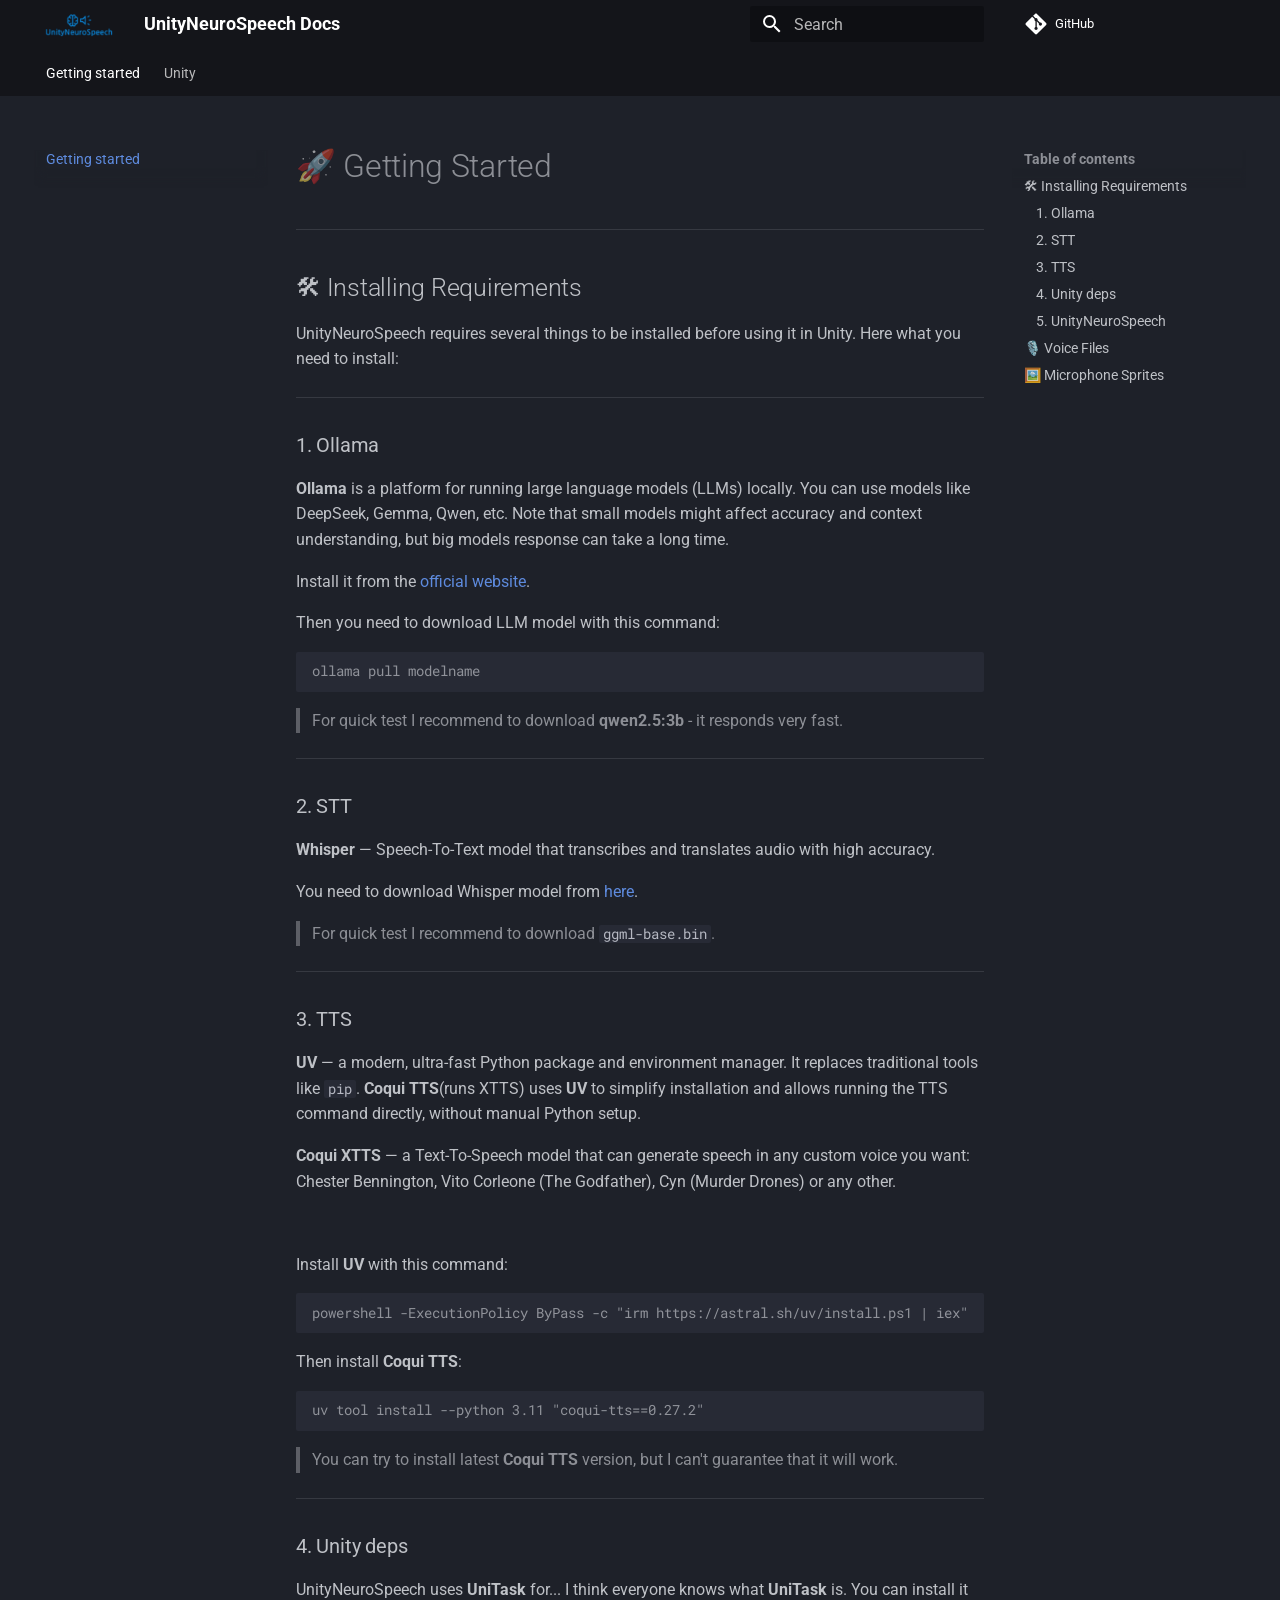
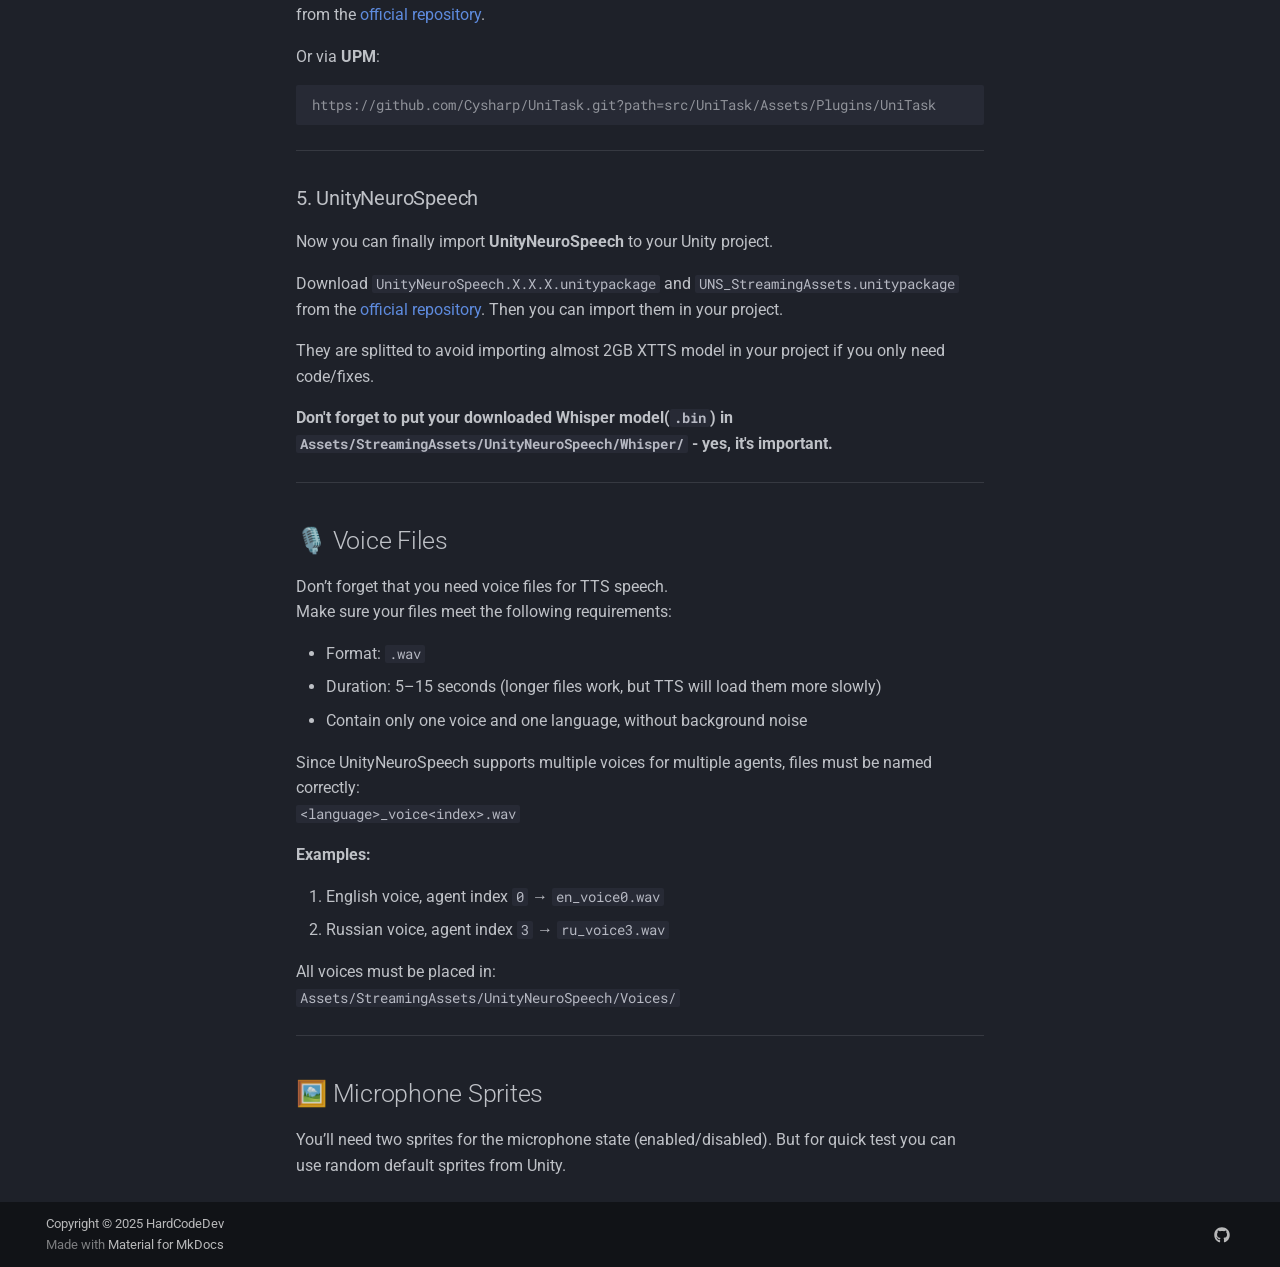
<file: index.html>
<!doctype html>
<html lang="en" class="no-js">
  <head>
    
      <meta charset="utf-8">
      <meta name="viewport" content="width=device-width,initial-scale=1">
      
      
      
        <link rel="canonical" href="https://hardcodedev777.github.io/UnityNeuroSpeech/">
      
      
      
        <link rel="next" href="unity/steps-to-make-it-work/">
      
      
        
      
      
      <link rel="icon" href="media/favicon.png">
      <meta name="generator" content="mkdocs-1.6.1, mkdocs-material-9.7.0">
    
    
      
        <title>UnityNeuroSpeech Docs</title>
      
    
    
      <link rel="stylesheet" href="assets/stylesheets/main.618322db.min.css">
      
        
        <link rel="stylesheet" href="assets/stylesheets/palette.ab4e12ef.min.css">
      
      


    
    
      
    
    
      
        
        
        <link rel="preconnect" href="https://fonts.gstatic.com" crossorigin>
        <link rel="stylesheet" href="https://fonts.googleapis.com/css?family=Roboto:300,300i,400,400i,700,700i%7CRoboto+Mono:400,400i,700,700i&display=fallback">
        <style>:root{--md-text-font:"Roboto";--md-code-font:"Roboto Mono"}</style>
      
    
    
    <script>__md_scope=new URL(".",location),__md_hash=e=>[...e].reduce(((e,_)=>(e<<5)-e+_.charCodeAt(0)),0),__md_get=(e,_=localStorage,t=__md_scope)=>JSON.parse(_.getItem(t.pathname+"."+e)),__md_set=(e,_,t=localStorage,a=__md_scope)=>{try{t.setItem(a.pathname+"."+e,JSON.stringify(_))}catch(e){}}</script>
    
      

    
    
  </head>
  
  
    
    
    
    
    
    <body dir="ltr" data-md-color-scheme="slate" data-md-color-primary="black" data-md-color-accent="indigo">
  
    
    <input class="md-toggle" data-md-toggle="drawer" type="checkbox" id="__drawer" autocomplete="off">
    <input class="md-toggle" data-md-toggle="search" type="checkbox" id="__search" autocomplete="off">
    <label class="md-overlay" for="__drawer"></label>
    <div data-md-component="skip">
      
        
        <a href="#getting-started" class="md-skip">
          Skip to content
        </a>
      
    </div>
    <div data-md-component="announce">
      
    </div>
    
    
      

<header class="md-header" data-md-component="header">
  <nav class="md-header__inner md-grid" aria-label="Header">
    <a href="." title="UnityNeuroSpeech Docs" class="md-header__button md-logo" aria-label="UnityNeuroSpeech Docs" data-md-component="logo">
      
  <img src="media/logo.png" alt="logo">

    </a>
    <label class="md-header__button md-icon" for="__drawer">
      
      <svg xmlns="http://www.w3.org/2000/svg" viewBox="0 0 24 24"><path d="M3 6h18v2H3zm0 5h18v2H3zm0 5h18v2H3z"/></svg>
    </label>
    <div class="md-header__title" data-md-component="header-title">
      <div class="md-header__ellipsis">
        <div class="md-header__topic">
          <span class="md-ellipsis">
            UnityNeuroSpeech Docs
          </span>
        </div>
        <div class="md-header__topic" data-md-component="header-topic">
          <span class="md-ellipsis">
            
              Getting started
            
          </span>
        </div>
      </div>
    </div>
    
      
    
    
    
    
      
      
        <label class="md-header__button md-icon" for="__search">
          
          <svg xmlns="http://www.w3.org/2000/svg" viewBox="0 0 24 24"><path d="M9.5 3A6.5 6.5 0 0 1 16 9.5c0 1.61-.59 3.09-1.56 4.23l.27.27h.79l5 5-1.5 1.5-5-5v-.79l-.27-.27A6.52 6.52 0 0 1 9.5 16 6.5 6.5 0 0 1 3 9.5 6.5 6.5 0 0 1 9.5 3m0 2C7 5 5 7 5 9.5S7 14 9.5 14 14 12 14 9.5 12 5 9.5 5"/></svg>
        </label>
        <div class="md-search" data-md-component="search" role="dialog">
  <label class="md-search__overlay" for="__search"></label>
  <div class="md-search__inner" role="search">
    <form class="md-search__form" name="search">
      <input type="text" class="md-search__input" name="query" aria-label="Search" placeholder="Search" autocapitalize="off" autocorrect="off" autocomplete="off" spellcheck="false" data-md-component="search-query" required>
      <label class="md-search__icon md-icon" for="__search">
        
        <svg xmlns="http://www.w3.org/2000/svg" viewBox="0 0 24 24"><path d="M9.5 3A6.5 6.5 0 0 1 16 9.5c0 1.61-.59 3.09-1.56 4.23l.27.27h.79l5 5-1.5 1.5-5-5v-.79l-.27-.27A6.52 6.52 0 0 1 9.5 16 6.5 6.5 0 0 1 3 9.5 6.5 6.5 0 0 1 9.5 3m0 2C7 5 5 7 5 9.5S7 14 9.5 14 14 12 14 9.5 12 5 9.5 5"/></svg>
        
        <svg xmlns="http://www.w3.org/2000/svg" viewBox="0 0 24 24"><path d="M20 11v2H8l5.5 5.5-1.42 1.42L4.16 12l7.92-7.92L13.5 5.5 8 11z"/></svg>
      </label>
      <nav class="md-search__options" aria-label="Search">
        
        <button type="reset" class="md-search__icon md-icon" title="Clear" aria-label="Clear" tabindex="-1">
          
          <svg xmlns="http://www.w3.org/2000/svg" viewBox="0 0 24 24"><path d="M19 6.41 17.59 5 12 10.59 6.41 5 5 6.41 10.59 12 5 17.59 6.41 19 12 13.41 17.59 19 19 17.59 13.41 12z"/></svg>
        </button>
      </nav>
      
        <div class="md-search__suggest" data-md-component="search-suggest"></div>
      
    </form>
    <div class="md-search__output">
      <div class="md-search__scrollwrap" tabindex="0" data-md-scrollfix>
        <div class="md-search-result" data-md-component="search-result">
          <div class="md-search-result__meta">
            Initializing search
          </div>
          <ol class="md-search-result__list" role="presentation"></ol>
        </div>
      </div>
    </div>
  </div>
</div>
      
    
    
      <div class="md-header__source">
        <a href="https://github.com/HardCodeDev777/UnityNeuroSpeech" title="Go to repository" class="md-source" data-md-component="source">
  <div class="md-source__icon md-icon">
    
    <svg xmlns="http://www.w3.org/2000/svg" viewBox="0 0 448 512"><!--! Font Awesome Free 7.1.0 by @fontawesome - https://fontawesome.com License - https://fontawesome.com/license/free (Icons: CC BY 4.0, Fonts: SIL OFL 1.1, Code: MIT License) Copyright 2025 Fonticons, Inc.--><path d="M439.6 236.1 244 40.5c-5.4-5.5-12.8-8.5-20.4-8.5s-15 3-20.4 8.4L162.5 81l51.5 51.5c27.1-9.1 52.7 16.8 43.4 43.7l49.7 49.7c34.2-11.8 61.2 31 35.5 56.7-26.5 26.5-70.2-2.9-56-37.3L240.3 199v121.9c25.3 12.5 22.3 41.8 9.1 55-6.4 6.4-15.2 10.1-24.3 10.1s-17.8-3.6-24.3-10.1c-17.6-17.6-11.1-46.9 11.2-56v-123c-20.8-8.5-24.6-30.7-18.6-45L142.6 101 8.5 235.1C3 240.6 0 247.9 0 255.5s3 15 8.5 20.4l195.6 195.7c5.4 5.4 12.7 8.4 20.4 8.4s15-3 20.4-8.4l194.7-194.7c5.4-5.4 8.4-12.8 8.4-20.4s-3-15-8.4-20.4"/></svg>
  </div>
  <div class="md-source__repository">
    GitHub
  </div>
</a>
      </div>
    
  </nav>
  
</header>
    
    <div class="md-container" data-md-component="container">
      
      
        
          
            
<nav class="md-tabs" aria-label="Tabs" data-md-component="tabs">
  <div class="md-grid">
    <ul class="md-tabs__list">
      
        
  
  
  
    
  
  
    <li class="md-tabs__item md-tabs__item--active">
      <a href="." class="md-tabs__link">
        
  
  
    
  
  Getting started

      </a>
    </li>
  

      
        
  
  
  
  
    
    
      <li class="md-tabs__item">
        <a href="unity/steps-to-make-it-work/" class="md-tabs__link">
          
  
  
  Unity

        </a>
      </li>
    
  

      
    </ul>
  </div>
</nav>
          
        
      
      <main class="md-main" data-md-component="main">
        <div class="md-main__inner md-grid">
          
            
              
              <div class="md-sidebar md-sidebar--primary" data-md-component="sidebar" data-md-type="navigation" >
                <div class="md-sidebar__scrollwrap">
                  <div class="md-sidebar__inner">
                    


  


<nav class="md-nav md-nav--primary md-nav--lifted" aria-label="Navigation" data-md-level="0">
  <label class="md-nav__title" for="__drawer">
    <a href="." title="UnityNeuroSpeech Docs" class="md-nav__button md-logo" aria-label="UnityNeuroSpeech Docs" data-md-component="logo">
      
  <img src="media/logo.png" alt="logo">

    </a>
    UnityNeuroSpeech Docs
  </label>
  
    <div class="md-nav__source">
      <a href="https://github.com/HardCodeDev777/UnityNeuroSpeech" title="Go to repository" class="md-source" data-md-component="source">
  <div class="md-source__icon md-icon">
    
    <svg xmlns="http://www.w3.org/2000/svg" viewBox="0 0 448 512"><!--! Font Awesome Free 7.1.0 by @fontawesome - https://fontawesome.com License - https://fontawesome.com/license/free (Icons: CC BY 4.0, Fonts: SIL OFL 1.1, Code: MIT License) Copyright 2025 Fonticons, Inc.--><path d="M439.6 236.1 244 40.5c-5.4-5.5-12.8-8.5-20.4-8.5s-15 3-20.4 8.4L162.5 81l51.5 51.5c27.1-9.1 52.7 16.8 43.4 43.7l49.7 49.7c34.2-11.8 61.2 31 35.5 56.7-26.5 26.5-70.2-2.9-56-37.3L240.3 199v121.9c25.3 12.5 22.3 41.8 9.1 55-6.4 6.4-15.2 10.1-24.3 10.1s-17.8-3.6-24.3-10.1c-17.6-17.6-11.1-46.9 11.2-56v-123c-20.8-8.5-24.6-30.7-18.6-45L142.6 101 8.5 235.1C3 240.6 0 247.9 0 255.5s3 15 8.5 20.4l195.6 195.7c5.4 5.4 12.7 8.4 20.4 8.4s15-3 20.4-8.4l194.7-194.7c5.4-5.4 8.4-12.8 8.4-20.4s-3-15-8.4-20.4"/></svg>
  </div>
  <div class="md-source__repository">
    GitHub
  </div>
</a>
    </div>
  
  <ul class="md-nav__list" data-md-scrollfix>
    
      
      
  
  
    
  
  
  
    <li class="md-nav__item md-nav__item--active">
      
      <input class="md-nav__toggle md-toggle" type="checkbox" id="__toc">
      
      
        
      
      
        <label class="md-nav__link md-nav__link--active" for="__toc">
          
  
  
  <span class="md-ellipsis">
    
  
    Getting started
  

    
  </span>
  
  

          <span class="md-nav__icon md-icon"></span>
        </label>
      
      <a href="." class="md-nav__link md-nav__link--active">
        
  
  
  <span class="md-ellipsis">
    
  
    Getting started
  

    
  </span>
  
  

      </a>
      
        

<nav class="md-nav md-nav--secondary" aria-label="Table of contents">
  
  
  
    
  
  
    <label class="md-nav__title" for="__toc">
      <span class="md-nav__icon md-icon"></span>
      Table of contents
    </label>
    <ul class="md-nav__list" data-md-component="toc" data-md-scrollfix>
      
        <li class="md-nav__item">
  <a href="#installing-requirements" class="md-nav__link">
    <span class="md-ellipsis">
      
        🛠 Installing Requirements
      
    </span>
  </a>
  
    <nav class="md-nav" aria-label="🛠 Installing Requirements">
      <ul class="md-nav__list">
        
          <li class="md-nav__item">
  <a href="#1-ollama" class="md-nav__link">
    <span class="md-ellipsis">
      
        1. Ollama
      
    </span>
  </a>
  
</li>
        
          <li class="md-nav__item">
  <a href="#2-stt" class="md-nav__link">
    <span class="md-ellipsis">
      
        2. STT
      
    </span>
  </a>
  
</li>
        
          <li class="md-nav__item">
  <a href="#3-tts" class="md-nav__link">
    <span class="md-ellipsis">
      
        3. TTS
      
    </span>
  </a>
  
</li>
        
          <li class="md-nav__item">
  <a href="#4-unity-deps" class="md-nav__link">
    <span class="md-ellipsis">
      
        4. Unity deps
      
    </span>
  </a>
  
</li>
        
          <li class="md-nav__item">
  <a href="#5-unityneurospeech" class="md-nav__link">
    <span class="md-ellipsis">
      
        5. UnityNeuroSpeech
      
    </span>
  </a>
  
</li>
        
      </ul>
    </nav>
  
</li>
      
        <li class="md-nav__item">
  <a href="#voice-files" class="md-nav__link">
    <span class="md-ellipsis">
      
        🎙️ Voice Files
      
    </span>
  </a>
  
</li>
      
        <li class="md-nav__item">
  <a href="#microphone-sprites" class="md-nav__link">
    <span class="md-ellipsis">
      
        🖼️ Microphone Sprites
      
    </span>
  </a>
  
</li>
      
    </ul>
  
</nav>
      
    </li>
  

    
      
      
  
  
  
  
    
    
    
    
      
      
        
      
    
    
    <li class="md-nav__item md-nav__item--nested">
      
        
        
        <input class="md-nav__toggle md-toggle " type="checkbox" id="__nav_2" >
        
          
          <label class="md-nav__link" for="__nav_2" id="__nav_2_label" tabindex="0">
            
  
  
  <span class="md-ellipsis">
    
  
    Unity
  

    
  </span>
  
  

            <span class="md-nav__icon md-icon"></span>
          </label>
        
        <nav class="md-nav" data-md-level="1" aria-labelledby="__nav_2_label" aria-expanded="false">
          <label class="md-nav__title" for="__nav_2">
            <span class="md-nav__icon md-icon"></span>
            
  
    Unity
  

          </label>
          <ul class="md-nav__list" data-md-scrollfix>
            
              
                
  
  
  
  
    <li class="md-nav__item">
      <a href="unity/steps-to-make-it-work/" class="md-nav__link">
        
  
  
  <span class="md-ellipsis">
    
  
    Steps to make it work
  

    
  </span>
  
  

      </a>
    </li>
  

              
            
              
                
  
  
  
  
    <li class="md-nav__item">
      <a href="unity/agent-api/" class="md-nav__link">
        
  
  
  <span class="md-ellipsis">
    
  
    Agent API
  

    
  </span>
  
  

      </a>
    </li>
  

              
            
              
                
  
  
  
  
    <li class="md-nav__item">
      <a href="unity/useful-tools/" class="md-nav__link">
        
  
  
  <span class="md-ellipsis">
    
  
    Useful Tools
  

    
  </span>
  
  

      </a>
    </li>
  

              
            
          </ul>
        </nav>
      
    </li>
  

    
  </ul>
</nav>
                  </div>
                </div>
              </div>
            
            
              
              <div class="md-sidebar md-sidebar--secondary" data-md-component="sidebar" data-md-type="toc" >
                <div class="md-sidebar__scrollwrap">
                  <div class="md-sidebar__inner">
                    

<nav class="md-nav md-nav--secondary" aria-label="Table of contents">
  
  
  
    
  
  
    <label class="md-nav__title" for="__toc">
      <span class="md-nav__icon md-icon"></span>
      Table of contents
    </label>
    <ul class="md-nav__list" data-md-component="toc" data-md-scrollfix>
      
        <li class="md-nav__item">
  <a href="#installing-requirements" class="md-nav__link">
    <span class="md-ellipsis">
      
        🛠 Installing Requirements
      
    </span>
  </a>
  
    <nav class="md-nav" aria-label="🛠 Installing Requirements">
      <ul class="md-nav__list">
        
          <li class="md-nav__item">
  <a href="#1-ollama" class="md-nav__link">
    <span class="md-ellipsis">
      
        1. Ollama
      
    </span>
  </a>
  
</li>
        
          <li class="md-nav__item">
  <a href="#2-stt" class="md-nav__link">
    <span class="md-ellipsis">
      
        2. STT
      
    </span>
  </a>
  
</li>
        
          <li class="md-nav__item">
  <a href="#3-tts" class="md-nav__link">
    <span class="md-ellipsis">
      
        3. TTS
      
    </span>
  </a>
  
</li>
        
          <li class="md-nav__item">
  <a href="#4-unity-deps" class="md-nav__link">
    <span class="md-ellipsis">
      
        4. Unity deps
      
    </span>
  </a>
  
</li>
        
          <li class="md-nav__item">
  <a href="#5-unityneurospeech" class="md-nav__link">
    <span class="md-ellipsis">
      
        5. UnityNeuroSpeech
      
    </span>
  </a>
  
</li>
        
      </ul>
    </nav>
  
</li>
      
        <li class="md-nav__item">
  <a href="#voice-files" class="md-nav__link">
    <span class="md-ellipsis">
      
        🎙️ Voice Files
      
    </span>
  </a>
  
</li>
      
        <li class="md-nav__item">
  <a href="#microphone-sprites" class="md-nav__link">
    <span class="md-ellipsis">
      
        🖼️ Microphone Sprites
      
    </span>
  </a>
  
</li>
      
    </ul>
  
</nav>
                  </div>
                </div>
              </div>
            
          
          
            <div class="md-content" data-md-component="content">
              
              <article class="md-content__inner md-typeset">
                
                  


  
  


<h1 id="getting-started">🚀 Getting Started</h1>
<hr />
<h2 id="installing-requirements">🛠 Installing Requirements</h2>
<p>UnityNeuroSpeech requires several things to be installed before using it in Unity. Here what you need to install:</p>
<hr />
<h3 id="1-ollama">1. Ollama</h3>
<p><strong>Ollama</strong> is a platform for running large language models (LLMs) locally. You can use models like DeepSeek, Gemma, Qwen, etc. 
Note that small models might affect accuracy and context understanding, but big models response can take a long time.</p>
<p>Install it from the <a href="https://ollama.com/download">official website</a>.</p>
<p>Then you need to download LLM model with this command:
<div class="highlight"><pre><span></span><code><span class="go">ollama pull modelname</span>
</code></pre></div></p>
<blockquote>
<p>For quick test I recommend to download <strong>qwen2.5:3b</strong> - it responds very fast.</p>
</blockquote>
<hr />
<h3 id="2-stt">2. STT</h3>
<p><strong>Whisper</strong> — Speech-To-Text model that transcribes and translates audio with high accuracy.</p>
<p>You need to download Whisper model from <a href="https://huggingface.co/ggerganov/whisper.cpp/tree/main">here</a>.</p>
<blockquote>
<p>For quick test I recommend to download <code>ggml-base.bin</code>.</p>
</blockquote>
<hr />
<h3 id="3-tts">3. TTS</h3>
<p><strong>UV</strong> — a modern, ultra-fast Python package and environment manager. It replaces traditional tools like <code>pip</code>. 
<strong>Coqui TTS</strong>(runs XTTS) uses <strong>UV</strong> to simplify installation and allows running the TTS command directly, without manual Python setup.</p>
<p><strong>Coqui XTTS</strong> — a Text-To-Speech model that can generate speech in any custom voice you want: Chester Bennington, Vito Corleone (The Godfather), Cyn (Murder Drones) or any other.</p>
<p>&nbsp;</p>
<p>Install <strong>UV</strong> with this command:</p>
<div class="highlight"><pre><span></span><code><span class="go">powershell -ExecutionPolicy ByPass -c &quot;irm https://astral.sh/uv/install.ps1 | iex&quot;</span>
</code></pre></div>
<p>Then install <strong>Coqui TTS</strong>:</p>
<div class="highlight"><pre><span></span><code><span class="go">uv tool install --python 3.11 &quot;coqui-tts==0.27.2&quot;</span>
</code></pre></div>
<blockquote>
<p>You can try to install latest <strong>Coqui TTS</strong> version, but I can't guarantee that it will work.</p>
</blockquote>
<hr />
<h3 id="4-unity-deps">4. Unity deps</h3>
<p>UnityNeuroSpeech uses <strong>UniTask</strong> for... I think everyone knows what <strong>UniTask</strong> is. 
You can install it from the <a href="https://github.com/Cysharp/UniTask/releases">official repository</a>.</p>
<p>Or via <strong>UPM</strong>:</p>
<div class="highlight"><pre><span></span><code><span class="go">https://github.com/Cysharp/UniTask.git?path=src/UniTask/Assets/Plugins/UniTask</span>
</code></pre></div>
<hr />
<h3 id="5-unityneurospeech">5. UnityNeuroSpeech</h3>
<p>Now you can finally import <strong>UnityNeuroSpeech</strong> to your Unity project. </p>
<p>Download <code>UnityNeuroSpeech.X.X.X.unitypackage</code> and <code>UNS_StreamingAssets.unitypackage</code> from the <a href="https://github.com/HardCodeDev777/UnityNeuroSpeech/releases">official repository</a>. Then you can import them in your project.</p>
<p>They are splitted to avoid importing almost 2GB XTTS model in your project if you only need code/fixes.</p>
<p><strong>Don't forget to put your downloaded Whisper model(<code>.bin</code>) in <code>Assets/StreamingAssets/UnityNeuroSpeech/Whisper/</code> - yes, it's important.</strong></p>
<hr />
<h2 id="voice-files">🎙️ Voice Files</h2>
<p>Don’t forget that you need voice files for TTS speech.<br />
Make sure your files meet the following requirements:</p>
<ul>
<li>Format: <code>.wav</code>  </li>
<li>Duration: 5–15 seconds (longer files work, but TTS will load them more slowly)  </li>
<li>Contain only one voice and one language, without background noise</li>
</ul>
<p>Since UnityNeuroSpeech supports multiple voices for multiple agents, files must be named correctly:<br />
<code>&lt;language&gt;_voice&lt;index&gt;.wav</code></p>
<p><strong>Examples:</strong></p>
<ol>
<li>English voice, agent index <code>0</code> → <code>en_voice0.wav</code>  </li>
<li>Russian voice, agent index <code>3</code> → <code>ru_voice3.wav</code></li>
</ol>
<p>All voices must be placed in:<br />
<code>Assets/StreamingAssets/UnityNeuroSpeech/Voices/</code></p>
<hr />
<h2 id="microphone-sprites">🖼️ Microphone Sprites</h2>
<p>You’ll need two sprites for the microphone state (enabled/disabled).
But for quick test you can use random default sprites from Unity.</p>












                
              </article>
            </div>
          
          
<script>var target=document.getElementById(location.hash.slice(1));target&&target.name&&(target.checked=target.name.startsWith("__tabbed_"))</script>
        </div>
        
      </main>
      
        <footer class="md-footer">
  
  <div class="md-footer-meta md-typeset">
    <div class="md-footer-meta__inner md-grid">
      <div class="md-copyright">
  
    <div class="md-copyright__highlight">
      Copyright &copy; 2025 HardCodeDev
    </div>
  
  
    Made with
    <a href="https://squidfunk.github.io/mkdocs-material/" target="_blank" rel="noopener">
      Material for MkDocs
    </a>
  
</div>
      
        
<div class="md-social">
  
    
    
    
    
      
      
    
    <a href="https://github.com/HardCodeDev777/UnityNeuroSpeech" target="_blank" rel="noopener" title="github.com" class="md-social__link">
      <svg xmlns="http://www.w3.org/2000/svg" viewBox="0 0 512 512"><!--! Font Awesome Free 7.1.0 by @fontawesome - https://fontawesome.com License - https://fontawesome.com/license/free (Icons: CC BY 4.0, Fonts: SIL OFL 1.1, Code: MIT License) Copyright 2025 Fonticons, Inc.--><path d="M173.9 397.4c0 2-2.3 3.6-5.2 3.6-3.3.3-5.6-1.3-5.6-3.6 0-2 2.3-3.6 5.2-3.6 3-.3 5.6 1.3 5.6 3.6m-31.1-4.5c-.7 2 1.3 4.3 4.3 4.9 2.6 1 5.6 0 6.2-2s-1.3-4.3-4.3-5.2c-2.6-.7-5.5.3-6.2 2.3m44.2-1.7c-2.9.7-4.9 2.6-4.6 4.9.3 2 2.9 3.3 5.9 2.6 2.9-.7 4.9-2.6 4.6-4.6-.3-1.9-3-3.2-5.9-2.9M252.8 8C114.1 8 8 113.3 8 252c0 110.9 69.8 205.8 169.5 239.2 12.8 2.3 17.3-5.6 17.3-12.1 0-6.2-.3-40.4-.3-61.4 0 0-70 15-84.7-29.8 0 0-11.4-29.1-27.8-36.6 0 0-22.9-15.7 1.6-15.4 0 0 24.9 2 38.6 25.8 21.9 38.6 58.6 27.5 72.9 20.9 2.3-16 8.8-27.1 16-33.7-55.9-6.2-112.3-14.3-112.3-110.5 0-27.5 7.6-41.3 23.6-58.9-2.6-6.5-11.1-33.3 2.6-67.9 20.9-6.5 69 27 69 27 20-5.6 41.5-8.5 62.8-8.5s42.8 2.9 62.8 8.5c0 0 48.1-33.6 69-27 13.7 34.7 5.2 61.4 2.6 67.9 16 17.7 25.8 31.5 25.8 58.9 0 96.5-58.9 104.2-114.8 110.5 9.2 7.9 17 22.9 17 46.4 0 33.7-.3 75.4-.3 83.6 0 6.5 4.6 14.4 17.3 12.1C436.2 457.8 504 362.9 504 252 504 113.3 391.5 8 252.8 8M105.2 352.9c-1.3 1-1 3.3.7 5.2 1.6 1.6 3.9 2.3 5.2 1 1.3-1 1-3.3-.7-5.2-1.6-1.6-3.9-2.3-5.2-1m-10.8-8.1c-.7 1.3.3 2.9 2.3 3.9 1.6 1 3.6.7 4.3-.7.7-1.3-.3-2.9-2.3-3.9-2-.6-3.6-.3-4.3.7m32.4 35.6c-1.6 1.3-1 4.3 1.3 6.2 2.3 2.3 5.2 2.6 6.5 1 1.3-1.3.7-4.3-1.3-6.2-2.2-2.3-5.2-2.6-6.5-1m-11.4-14.7c-1.6 1-1.6 3.6 0 5.9s4.3 3.3 5.6 2.3c1.6-1.3 1.6-3.9 0-6.2-1.4-2.3-4-3.3-5.6-2"/></svg>
    </a>
  
</div>
      
    </div>
  </div>
</footer>
      
    </div>
    <div class="md-dialog" data-md-component="dialog">
      <div class="md-dialog__inner md-typeset"></div>
    </div>
    
    
    
      
      
      <script id="__config" type="application/json">{"annotate": null, "base": ".", "features": ["navigation.tabs", "navigation.sections", "search.highlight", "search.suggest", "header.autohide"], "search": "assets/javascripts/workers/search.7a47a382.min.js", "tags": null, "translations": {"clipboard.copied": "Copied to clipboard", "clipboard.copy": "Copy to clipboard", "search.result.more.one": "1 more on this page", "search.result.more.other": "# more on this page", "search.result.none": "No matching documents", "search.result.one": "1 matching document", "search.result.other": "# matching documents", "search.result.placeholder": "Type to start searching", "search.result.term.missing": "Missing", "select.version": "Select version"}, "version": null}</script>
    
    
      <script src="assets/javascripts/bundle.e71a0d61.min.js"></script>
      
    
  </body>
</html>
</file>
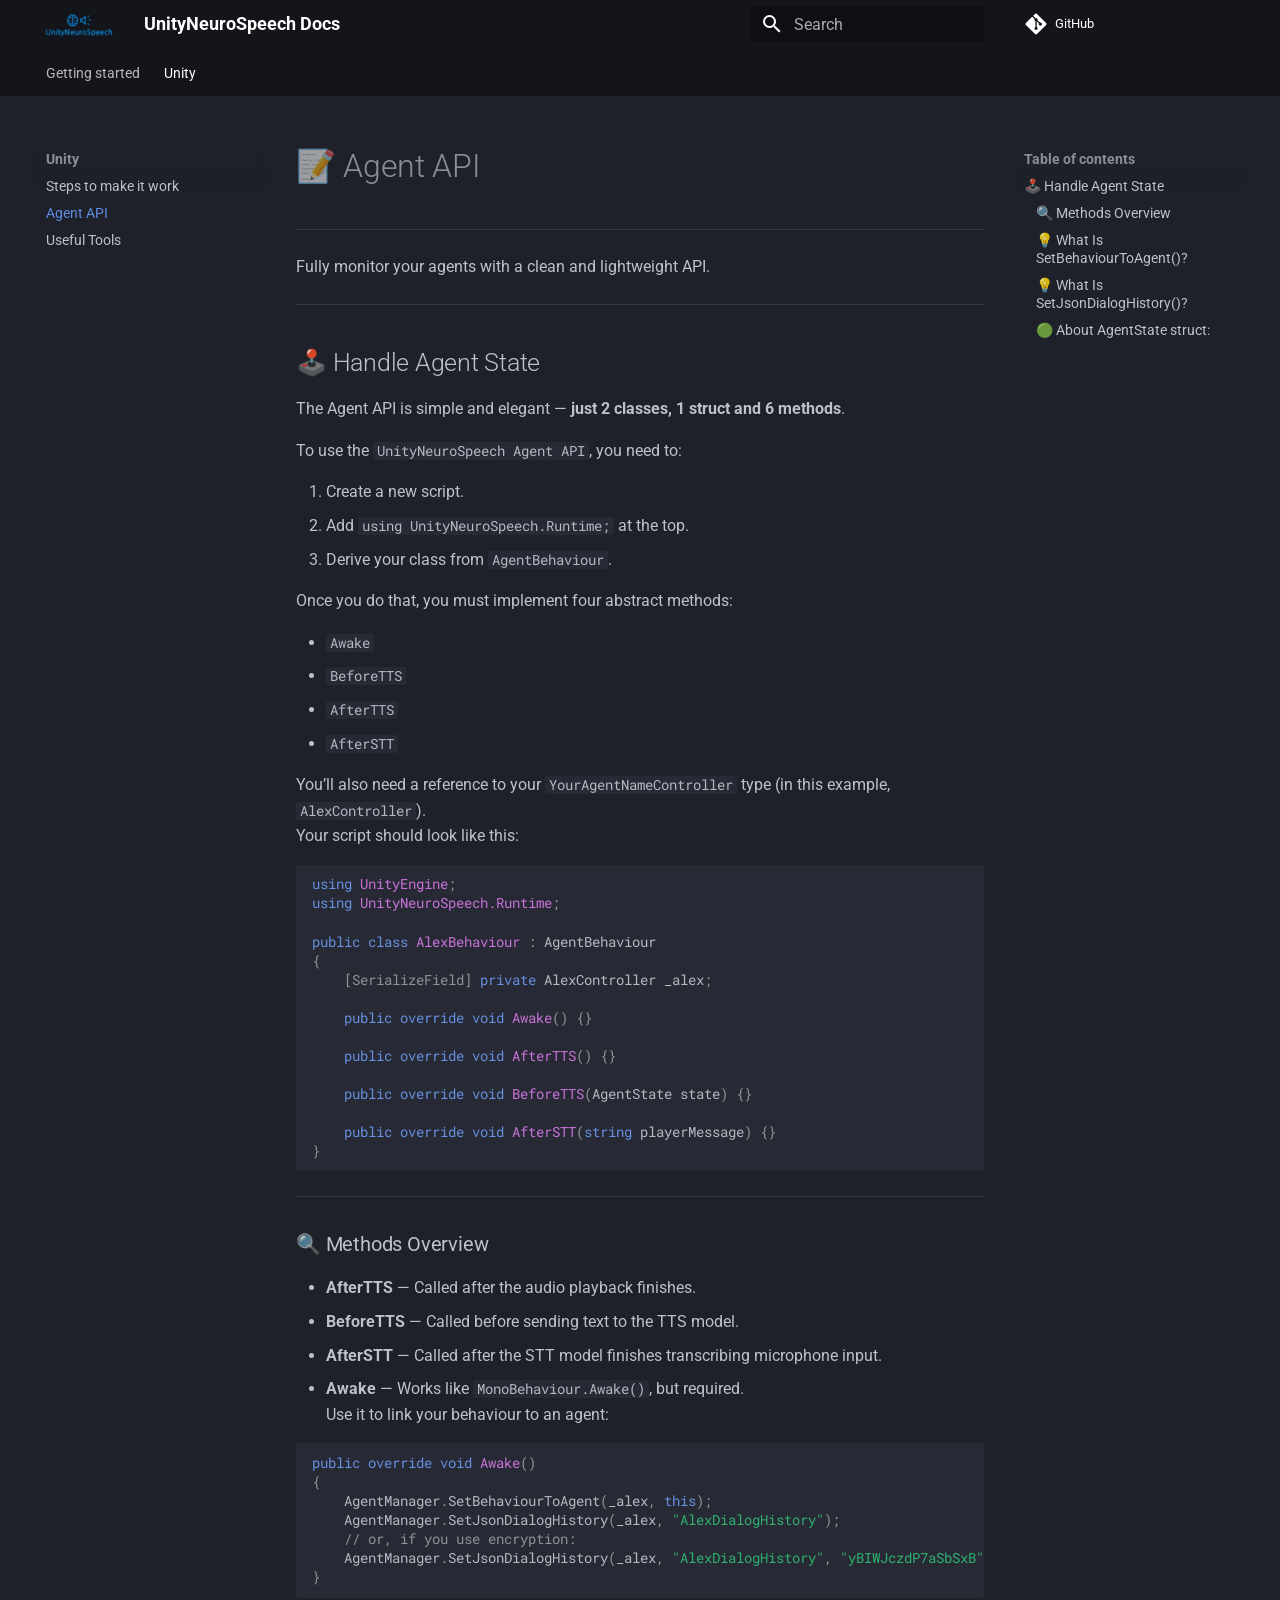
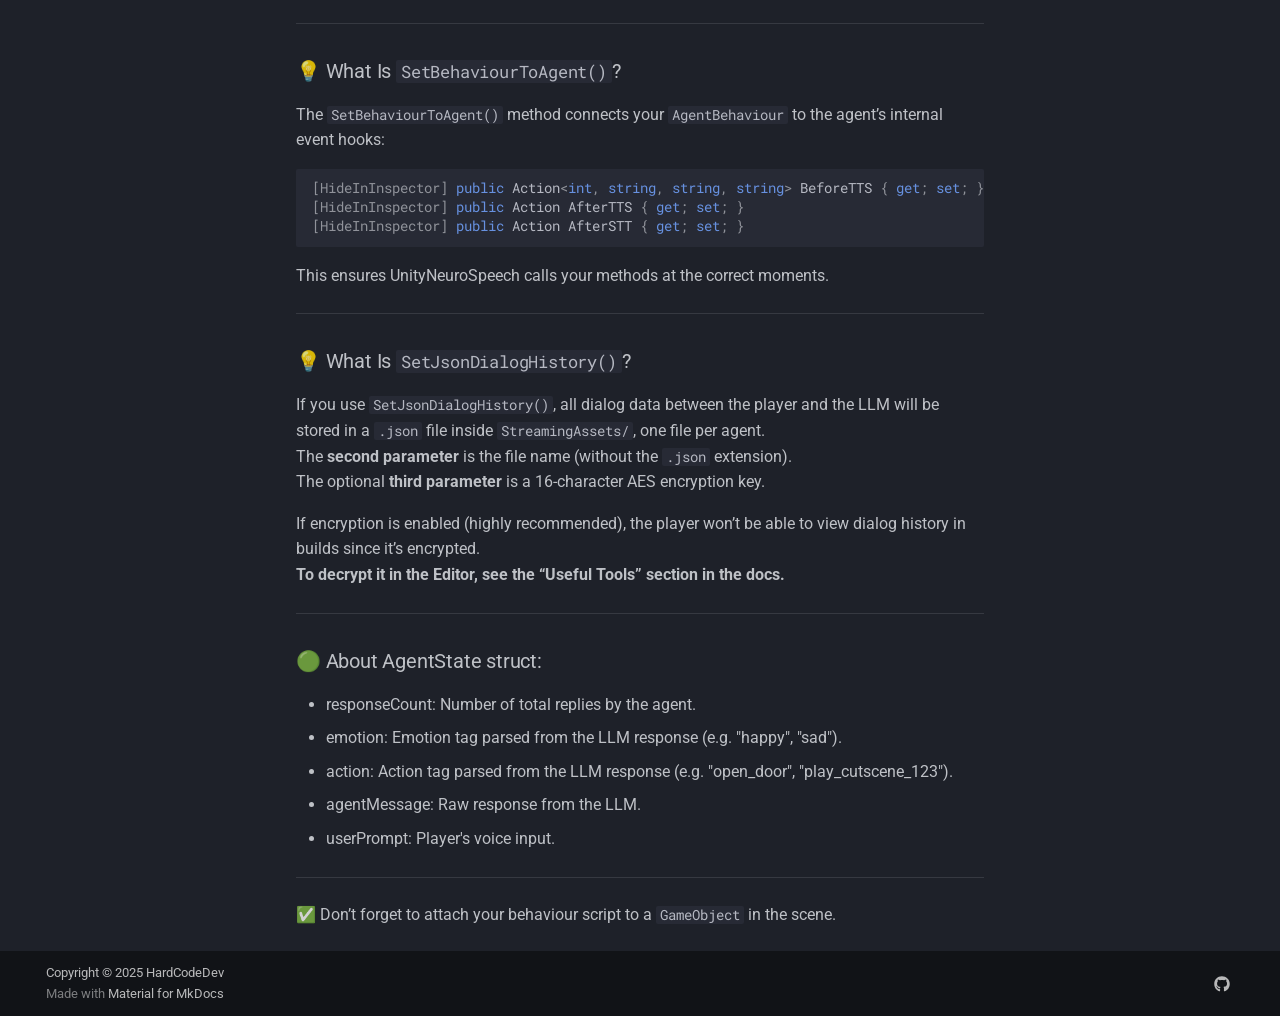
<file: unity/agent-api/index.html>
<!doctype html>
<html lang="en" class="no-js">
  <head>
    
      <meta charset="utf-8">
      <meta name="viewport" content="width=device-width,initial-scale=1">
      
      
      
        <link rel="canonical" href="https://hardcodedev777.github.io/UnityNeuroSpeech/unity/agent-api/">
      
      
        <link rel="prev" href="../steps-to-make-it-work/">
      
      
        <link rel="next" href="../useful-tools/">
      
      
        
      
      
      <link rel="icon" href="../../media/favicon.png">
      <meta name="generator" content="mkdocs-1.6.1, mkdocs-material-9.7.0">
    
    
      
        <title>Agent API - UnityNeuroSpeech Docs</title>
      
    
    
      <link rel="stylesheet" href="../../assets/stylesheets/main.618322db.min.css">
      
        
        <link rel="stylesheet" href="../../assets/stylesheets/palette.ab4e12ef.min.css">
      
      


    
    
      
    
    
      
        
        
        <link rel="preconnect" href="https://fonts.gstatic.com" crossorigin>
        <link rel="stylesheet" href="https://fonts.googleapis.com/css?family=Roboto:300,300i,400,400i,700,700i%7CRoboto+Mono:400,400i,700,700i&display=fallback">
        <style>:root{--md-text-font:"Roboto";--md-code-font:"Roboto Mono"}</style>
      
    
    
    <script>__md_scope=new URL("../..",location),__md_hash=e=>[...e].reduce(((e,_)=>(e<<5)-e+_.charCodeAt(0)),0),__md_get=(e,_=localStorage,t=__md_scope)=>JSON.parse(_.getItem(t.pathname+"."+e)),__md_set=(e,_,t=localStorage,a=__md_scope)=>{try{t.setItem(a.pathname+"."+e,JSON.stringify(_))}catch(e){}}</script>
    
      

    
    
  </head>
  
  
    
    
    
    
    
    <body dir="ltr" data-md-color-scheme="slate" data-md-color-primary="black" data-md-color-accent="indigo">
  
    
    <input class="md-toggle" data-md-toggle="drawer" type="checkbox" id="__drawer" autocomplete="off">
    <input class="md-toggle" data-md-toggle="search" type="checkbox" id="__search" autocomplete="off">
    <label class="md-overlay" for="__drawer"></label>
    <div data-md-component="skip">
      
        
        <a href="#agent-api" class="md-skip">
          Skip to content
        </a>
      
    </div>
    <div data-md-component="announce">
      
    </div>
    
    
      

<header class="md-header" data-md-component="header">
  <nav class="md-header__inner md-grid" aria-label="Header">
    <a href="../.." title="UnityNeuroSpeech Docs" class="md-header__button md-logo" aria-label="UnityNeuroSpeech Docs" data-md-component="logo">
      
  <img src="../../media/logo.png" alt="logo">

    </a>
    <label class="md-header__button md-icon" for="__drawer">
      
      <svg xmlns="http://www.w3.org/2000/svg" viewBox="0 0 24 24"><path d="M3 6h18v2H3zm0 5h18v2H3zm0 5h18v2H3z"/></svg>
    </label>
    <div class="md-header__title" data-md-component="header-title">
      <div class="md-header__ellipsis">
        <div class="md-header__topic">
          <span class="md-ellipsis">
            UnityNeuroSpeech Docs
          </span>
        </div>
        <div class="md-header__topic" data-md-component="header-topic">
          <span class="md-ellipsis">
            
              Agent API
            
          </span>
        </div>
      </div>
    </div>
    
      
    
    
    
    
      
      
        <label class="md-header__button md-icon" for="__search">
          
          <svg xmlns="http://www.w3.org/2000/svg" viewBox="0 0 24 24"><path d="M9.5 3A6.5 6.5 0 0 1 16 9.5c0 1.61-.59 3.09-1.56 4.23l.27.27h.79l5 5-1.5 1.5-5-5v-.79l-.27-.27A6.52 6.52 0 0 1 9.5 16 6.5 6.5 0 0 1 3 9.5 6.5 6.5 0 0 1 9.5 3m0 2C7 5 5 7 5 9.5S7 14 9.5 14 14 12 14 9.5 12 5 9.5 5"/></svg>
        </label>
        <div class="md-search" data-md-component="search" role="dialog">
  <label class="md-search__overlay" for="__search"></label>
  <div class="md-search__inner" role="search">
    <form class="md-search__form" name="search">
      <input type="text" class="md-search__input" name="query" aria-label="Search" placeholder="Search" autocapitalize="off" autocorrect="off" autocomplete="off" spellcheck="false" data-md-component="search-query" required>
      <label class="md-search__icon md-icon" for="__search">
        
        <svg xmlns="http://www.w3.org/2000/svg" viewBox="0 0 24 24"><path d="M9.5 3A6.5 6.5 0 0 1 16 9.5c0 1.61-.59 3.09-1.56 4.23l.27.27h.79l5 5-1.5 1.5-5-5v-.79l-.27-.27A6.52 6.52 0 0 1 9.5 16 6.5 6.5 0 0 1 3 9.5 6.5 6.5 0 0 1 9.5 3m0 2C7 5 5 7 5 9.5S7 14 9.5 14 14 12 14 9.5 12 5 9.5 5"/></svg>
        
        <svg xmlns="http://www.w3.org/2000/svg" viewBox="0 0 24 24"><path d="M20 11v2H8l5.5 5.5-1.42 1.42L4.16 12l7.92-7.92L13.5 5.5 8 11z"/></svg>
      </label>
      <nav class="md-search__options" aria-label="Search">
        
        <button type="reset" class="md-search__icon md-icon" title="Clear" aria-label="Clear" tabindex="-1">
          
          <svg xmlns="http://www.w3.org/2000/svg" viewBox="0 0 24 24"><path d="M19 6.41 17.59 5 12 10.59 6.41 5 5 6.41 10.59 12 5 17.59 6.41 19 12 13.41 17.59 19 19 17.59 13.41 12z"/></svg>
        </button>
      </nav>
      
        <div class="md-search__suggest" data-md-component="search-suggest"></div>
      
    </form>
    <div class="md-search__output">
      <div class="md-search__scrollwrap" tabindex="0" data-md-scrollfix>
        <div class="md-search-result" data-md-component="search-result">
          <div class="md-search-result__meta">
            Initializing search
          </div>
          <ol class="md-search-result__list" role="presentation"></ol>
        </div>
      </div>
    </div>
  </div>
</div>
      
    
    
      <div class="md-header__source">
        <a href="https://github.com/HardCodeDev777/UnityNeuroSpeech" title="Go to repository" class="md-source" data-md-component="source">
  <div class="md-source__icon md-icon">
    
    <svg xmlns="http://www.w3.org/2000/svg" viewBox="0 0 448 512"><!--! Font Awesome Free 7.1.0 by @fontawesome - https://fontawesome.com License - https://fontawesome.com/license/free (Icons: CC BY 4.0, Fonts: SIL OFL 1.1, Code: MIT License) Copyright 2025 Fonticons, Inc.--><path d="M439.6 236.1 244 40.5c-5.4-5.5-12.8-8.5-20.4-8.5s-15 3-20.4 8.4L162.5 81l51.5 51.5c27.1-9.1 52.7 16.8 43.4 43.7l49.7 49.7c34.2-11.8 61.2 31 35.5 56.7-26.5 26.5-70.2-2.9-56-37.3L240.3 199v121.9c25.3 12.5 22.3 41.8 9.1 55-6.4 6.4-15.2 10.1-24.3 10.1s-17.8-3.6-24.3-10.1c-17.6-17.6-11.1-46.9 11.2-56v-123c-20.8-8.5-24.6-30.7-18.6-45L142.6 101 8.5 235.1C3 240.6 0 247.9 0 255.5s3 15 8.5 20.4l195.6 195.7c5.4 5.4 12.7 8.4 20.4 8.4s15-3 20.4-8.4l194.7-194.7c5.4-5.4 8.4-12.8 8.4-20.4s-3-15-8.4-20.4"/></svg>
  </div>
  <div class="md-source__repository">
    GitHub
  </div>
</a>
      </div>
    
  </nav>
  
</header>
    
    <div class="md-container" data-md-component="container">
      
      
        
          
            
<nav class="md-tabs" aria-label="Tabs" data-md-component="tabs">
  <div class="md-grid">
    <ul class="md-tabs__list">
      
        
  
  
  
  
    <li class="md-tabs__item">
      <a href="../.." class="md-tabs__link">
        
  
  
    
  
  Getting started

      </a>
    </li>
  

      
        
  
  
  
    
  
  
    
    
      <li class="md-tabs__item md-tabs__item--active">
        <a href="../steps-to-make-it-work/" class="md-tabs__link">
          
  
  
  Unity

        </a>
      </li>
    
  

      
    </ul>
  </div>
</nav>
          
        
      
      <main class="md-main" data-md-component="main">
        <div class="md-main__inner md-grid">
          
            
              
              <div class="md-sidebar md-sidebar--primary" data-md-component="sidebar" data-md-type="navigation" >
                <div class="md-sidebar__scrollwrap">
                  <div class="md-sidebar__inner">
                    


  


<nav class="md-nav md-nav--primary md-nav--lifted" aria-label="Navigation" data-md-level="0">
  <label class="md-nav__title" for="__drawer">
    <a href="../.." title="UnityNeuroSpeech Docs" class="md-nav__button md-logo" aria-label="UnityNeuroSpeech Docs" data-md-component="logo">
      
  <img src="../../media/logo.png" alt="logo">

    </a>
    UnityNeuroSpeech Docs
  </label>
  
    <div class="md-nav__source">
      <a href="https://github.com/HardCodeDev777/UnityNeuroSpeech" title="Go to repository" class="md-source" data-md-component="source">
  <div class="md-source__icon md-icon">
    
    <svg xmlns="http://www.w3.org/2000/svg" viewBox="0 0 448 512"><!--! Font Awesome Free 7.1.0 by @fontawesome - https://fontawesome.com License - https://fontawesome.com/license/free (Icons: CC BY 4.0, Fonts: SIL OFL 1.1, Code: MIT License) Copyright 2025 Fonticons, Inc.--><path d="M439.6 236.1 244 40.5c-5.4-5.5-12.8-8.5-20.4-8.5s-15 3-20.4 8.4L162.5 81l51.5 51.5c27.1-9.1 52.7 16.8 43.4 43.7l49.7 49.7c34.2-11.8 61.2 31 35.5 56.7-26.5 26.5-70.2-2.9-56-37.3L240.3 199v121.9c25.3 12.5 22.3 41.8 9.1 55-6.4 6.4-15.2 10.1-24.3 10.1s-17.8-3.6-24.3-10.1c-17.6-17.6-11.1-46.9 11.2-56v-123c-20.8-8.5-24.6-30.7-18.6-45L142.6 101 8.5 235.1C3 240.6 0 247.9 0 255.5s3 15 8.5 20.4l195.6 195.7c5.4 5.4 12.7 8.4 20.4 8.4s15-3 20.4-8.4l194.7-194.7c5.4-5.4 8.4-12.8 8.4-20.4s-3-15-8.4-20.4"/></svg>
  </div>
  <div class="md-source__repository">
    GitHub
  </div>
</a>
    </div>
  
  <ul class="md-nav__list" data-md-scrollfix>
    
      
      
  
  
  
  
    <li class="md-nav__item">
      <a href="../.." class="md-nav__link">
        
  
  
  <span class="md-ellipsis">
    
  
    Getting started
  

    
  </span>
  
  

      </a>
    </li>
  

    
      
      
  
  
    
  
  
  
    
    
    
    
      
        
        
      
      
        
      
    
    
    <li class="md-nav__item md-nav__item--active md-nav__item--section md-nav__item--nested">
      
        
        
        <input class="md-nav__toggle md-toggle " type="checkbox" id="__nav_2" checked>
        
          
          <label class="md-nav__link" for="__nav_2" id="__nav_2_label" tabindex="">
            
  
  
  <span class="md-ellipsis">
    
  
    Unity
  

    
  </span>
  
  

            <span class="md-nav__icon md-icon"></span>
          </label>
        
        <nav class="md-nav" data-md-level="1" aria-labelledby="__nav_2_label" aria-expanded="true">
          <label class="md-nav__title" for="__nav_2">
            <span class="md-nav__icon md-icon"></span>
            
  
    Unity
  

          </label>
          <ul class="md-nav__list" data-md-scrollfix>
            
              
                
  
  
  
  
    <li class="md-nav__item">
      <a href="../steps-to-make-it-work/" class="md-nav__link">
        
  
  
  <span class="md-ellipsis">
    
  
    Steps to make it work
  

    
  </span>
  
  

      </a>
    </li>
  

              
            
              
                
  
  
    
  
  
  
    <li class="md-nav__item md-nav__item--active">
      
      <input class="md-nav__toggle md-toggle" type="checkbox" id="__toc">
      
      
        
      
      
        <label class="md-nav__link md-nav__link--active" for="__toc">
          
  
  
  <span class="md-ellipsis">
    
  
    Agent API
  

    
  </span>
  
  

          <span class="md-nav__icon md-icon"></span>
        </label>
      
      <a href="./" class="md-nav__link md-nav__link--active">
        
  
  
  <span class="md-ellipsis">
    
  
    Agent API
  

    
  </span>
  
  

      </a>
      
        

<nav class="md-nav md-nav--secondary" aria-label="Table of contents">
  
  
  
    
  
  
    <label class="md-nav__title" for="__toc">
      <span class="md-nav__icon md-icon"></span>
      Table of contents
    </label>
    <ul class="md-nav__list" data-md-component="toc" data-md-scrollfix>
      
        <li class="md-nav__item">
  <a href="#handle-agent-state" class="md-nav__link">
    <span class="md-ellipsis">
      
        🕹️ Handle Agent State
      
    </span>
  </a>
  
    <nav class="md-nav" aria-label="🕹️ Handle Agent State">
      <ul class="md-nav__list">
        
          <li class="md-nav__item">
  <a href="#methods-overview" class="md-nav__link">
    <span class="md-ellipsis">
      
        🔍 Methods Overview
      
    </span>
  </a>
  
</li>
        
          <li class="md-nav__item">
  <a href="#what-is-setbehaviourtoagent" class="md-nav__link">
    <span class="md-ellipsis">
      
        💡 What Is SetBehaviourToAgent()?
      
    </span>
  </a>
  
</li>
        
          <li class="md-nav__item">
  <a href="#what-is-setjsondialoghistory" class="md-nav__link">
    <span class="md-ellipsis">
      
        💡 What Is SetJsonDialogHistory()?
      
    </span>
  </a>
  
</li>
        
          <li class="md-nav__item">
  <a href="#about-agentstate-struct" class="md-nav__link">
    <span class="md-ellipsis">
      
        🟢 About AgentState struct:
      
    </span>
  </a>
  
</li>
        
      </ul>
    </nav>
  
</li>
      
    </ul>
  
</nav>
      
    </li>
  

              
            
              
                
  
  
  
  
    <li class="md-nav__item">
      <a href="../useful-tools/" class="md-nav__link">
        
  
  
  <span class="md-ellipsis">
    
  
    Useful Tools
  

    
  </span>
  
  

      </a>
    </li>
  

              
            
          </ul>
        </nav>
      
    </li>
  

    
  </ul>
</nav>
                  </div>
                </div>
              </div>
            
            
              
              <div class="md-sidebar md-sidebar--secondary" data-md-component="sidebar" data-md-type="toc" >
                <div class="md-sidebar__scrollwrap">
                  <div class="md-sidebar__inner">
                    

<nav class="md-nav md-nav--secondary" aria-label="Table of contents">
  
  
  
    
  
  
    <label class="md-nav__title" for="__toc">
      <span class="md-nav__icon md-icon"></span>
      Table of contents
    </label>
    <ul class="md-nav__list" data-md-component="toc" data-md-scrollfix>
      
        <li class="md-nav__item">
  <a href="#handle-agent-state" class="md-nav__link">
    <span class="md-ellipsis">
      
        🕹️ Handle Agent State
      
    </span>
  </a>
  
    <nav class="md-nav" aria-label="🕹️ Handle Agent State">
      <ul class="md-nav__list">
        
          <li class="md-nav__item">
  <a href="#methods-overview" class="md-nav__link">
    <span class="md-ellipsis">
      
        🔍 Methods Overview
      
    </span>
  </a>
  
</li>
        
          <li class="md-nav__item">
  <a href="#what-is-setbehaviourtoagent" class="md-nav__link">
    <span class="md-ellipsis">
      
        💡 What Is SetBehaviourToAgent()?
      
    </span>
  </a>
  
</li>
        
          <li class="md-nav__item">
  <a href="#what-is-setjsondialoghistory" class="md-nav__link">
    <span class="md-ellipsis">
      
        💡 What Is SetJsonDialogHistory()?
      
    </span>
  </a>
  
</li>
        
          <li class="md-nav__item">
  <a href="#about-agentstate-struct" class="md-nav__link">
    <span class="md-ellipsis">
      
        🟢 About AgentState struct:
      
    </span>
  </a>
  
</li>
        
      </ul>
    </nav>
  
</li>
      
    </ul>
  
</nav>
                  </div>
                </div>
              </div>
            
          
          
            <div class="md-content" data-md-component="content">
              
              <article class="md-content__inner md-typeset">
                
                  


  
  


<h1 id="agent-api">📝 Agent API</h1>
<hr />
<p>Fully monitor your agents with a clean and lightweight API.</p>
<hr />
<h2 id="handle-agent-state">🕹️ Handle Agent State</h2>
<p>The Agent API is simple and elegant — <strong>just 2 classes, 1 struct and 6 methods</strong>.</p>
<p>To use the <code>UnityNeuroSpeech Agent API</code>, you need to:</p>
<ol>
<li>Create a new script.  </li>
<li>Add <code>using UnityNeuroSpeech.Runtime;</code> at the top.  </li>
<li>Derive your class from <code>AgentBehaviour</code>.</li>
</ol>
<p>Once you do that, you must implement four abstract methods:</p>
<ul>
<li><code>Awake</code></li>
<li><code>BeforeTTS</code></li>
<li><code>AfterTTS</code></li>
<li><code>AfterSTT</code></li>
</ul>
<p>You’ll also need a reference to your <code>YourAgentNameController</code> type (in this example, <code>AlexController</code>).<br />
Your script should look like this:</p>
<div class="highlight"><pre><span></span><code><span class="k">using</span><span class="w"> </span><span class="nn">UnityEngine</span><span class="p">;</span>
<span class="k">using</span><span class="w"> </span><span class="nn">UnityNeuroSpeech.Runtime</span><span class="p">;</span>

<span class="k">public</span><span class="w"> </span><span class="k">class</span><span class="w"> </span><span class="nc">AlexBehaviour</span><span class="w"> </span><span class="p">:</span><span class="w"> </span><span class="n">AgentBehaviour</span>
<span class="p">{</span>
<span class="w">    </span><span class="na">[SerializeField]</span><span class="w"> </span><span class="k">private</span><span class="w"> </span><span class="n">AlexController</span><span class="w"> </span><span class="n">_alex</span><span class="p">;</span>

<span class="w">    </span><span class="k">public</span><span class="w"> </span><span class="k">override</span><span class="w"> </span><span class="k">void</span><span class="w"> </span><span class="nf">Awake</span><span class="p">()</span><span class="w"> </span><span class="p">{}</span>

<span class="w">    </span><span class="k">public</span><span class="w"> </span><span class="k">override</span><span class="w"> </span><span class="k">void</span><span class="w"> </span><span class="nf">AfterTTS</span><span class="p">()</span><span class="w"> </span><span class="p">{}</span>

<span class="w">    </span><span class="k">public</span><span class="w"> </span><span class="k">override</span><span class="w"> </span><span class="k">void</span><span class="w"> </span><span class="nf">BeforeTTS</span><span class="p">(</span><span class="n">AgentState</span><span class="w"> </span><span class="n">state</span><span class="p">)</span><span class="w"> </span><span class="p">{}</span>

<span class="w">    </span><span class="k">public</span><span class="w"> </span><span class="k">override</span><span class="w"> </span><span class="k">void</span><span class="w"> </span><span class="nf">AfterSTT</span><span class="p">(</span><span class="kt">string</span><span class="w"> </span><span class="n">playerMessage</span><span class="p">)</span><span class="w"> </span><span class="p">{}</span>
<span class="p">}</span>
</code></pre></div>
<hr />
<h3 id="methods-overview">🔍 Methods Overview</h3>
<ul>
<li><strong>AfterTTS</strong> — Called after the audio playback finishes.  </li>
<li><strong>BeforeTTS</strong> — Called before sending text to the TTS model.  </li>
<li><strong>AfterSTT</strong> — Called after the STT model finishes transcribing microphone input.  </li>
<li><strong>Awake</strong> — Works like <code>MonoBehaviour.Awake()</code>, but required.<br />
  Use it to link your behaviour to an agent:</li>
</ul>
<div class="highlight"><pre><span></span><code><span class="k">public</span><span class="w"> </span><span class="k">override</span><span class="w"> </span><span class="k">void</span><span class="w"> </span><span class="nf">Awake</span><span class="p">()</span><span class="w"> </span>
<span class="p">{</span>
<span class="w">    </span><span class="n">AgentManager</span><span class="p">.</span><span class="n">SetBehaviourToAgent</span><span class="p">(</span><span class="n">_alex</span><span class="p">,</span><span class="w"> </span><span class="k">this</span><span class="p">);</span>
<span class="w">    </span><span class="n">AgentManager</span><span class="p">.</span><span class="n">SetJsonDialogHistory</span><span class="p">(</span><span class="n">_alex</span><span class="p">,</span><span class="w"> </span><span class="s">&quot;AlexDialogHistory&quot;</span><span class="p">);</span><span class="w"> </span>
<span class="w">    </span><span class="c1">// or, if you use encryption:</span>
<span class="w">    </span><span class="n">AgentManager</span><span class="p">.</span><span class="n">SetJsonDialogHistory</span><span class="p">(</span><span class="n">_alex</span><span class="p">,</span><span class="w"> </span><span class="s">&quot;AlexDialogHistory&quot;</span><span class="p">,</span><span class="w"> </span><span class="s">&quot;yBIWJczdP7aSbSxB&quot;</span><span class="p">);</span>
<span class="p">}</span>
</code></pre></div>
<hr />
<h3 id="what-is-setbehaviourtoagent">💡 What Is <code>SetBehaviourToAgent()</code>?</h3>
<p>The <code>SetBehaviourToAgent()</code> method connects your <code>AgentBehaviour</code> to the agent’s internal event hooks:</p>
<div class="highlight"><pre><span></span><code><span class="na">[HideInInspector]</span><span class="w"> </span><span class="k">public</span><span class="w"> </span><span class="n">Action</span><span class="o">&lt;</span><span class="kt">int</span><span class="p">,</span><span class="w"> </span><span class="kt">string</span><span class="p">,</span><span class="w"> </span><span class="kt">string</span><span class="p">,</span><span class="w"> </span><span class="kt">string</span><span class="o">&gt;</span><span class="w"> </span><span class="n">BeforeTTS</span><span class="w"> </span><span class="p">{</span><span class="w"> </span><span class="k">get</span><span class="p">;</span><span class="w"> </span><span class="k">set</span><span class="p">;</span><span class="w"> </span><span class="p">}</span>
<span class="na">[HideInInspector]</span><span class="w"> </span><span class="k">public</span><span class="w"> </span><span class="n">Action</span><span class="w"> </span><span class="n">AfterTTS</span><span class="w"> </span><span class="p">{</span><span class="w"> </span><span class="k">get</span><span class="p">;</span><span class="w"> </span><span class="k">set</span><span class="p">;</span><span class="w"> </span><span class="p">}</span>
<span class="na">[HideInInspector]</span><span class="w"> </span><span class="k">public</span><span class="w"> </span><span class="n">Action</span><span class="w"> </span><span class="n">AfterSTT</span><span class="w"> </span><span class="p">{</span><span class="w"> </span><span class="k">get</span><span class="p">;</span><span class="w"> </span><span class="k">set</span><span class="p">;</span><span class="w"> </span><span class="p">}</span>
</code></pre></div>
<p>This ensures UnityNeuroSpeech calls your methods at the correct moments.</p>
<hr />
<h3 id="what-is-setjsondialoghistory">💡 What Is <code>SetJsonDialogHistory()</code>?</h3>
<p>If you use <code>SetJsonDialogHistory()</code>, all dialog data between the player and the LLM will be stored in a <code>.json</code> file inside <code>StreamingAssets/</code>, one file per agent.<br />
The <strong>second parameter</strong> is the file name (without the <code>.json</code> extension).<br />
The optional <strong>third parameter</strong> is a 16-character AES encryption key.</p>
<p>If encryption is enabled (highly recommended), the player won’t be able to view dialog history in builds since it’s encrypted.<br />
<strong>To decrypt it in the Editor, see the “Useful Tools” section in the docs.</strong></p>
<hr />
<h3 id="about-agentstate-struct">🟢 About AgentState struct:</h3>
<ul>
<li>responseCount: Number of total replies by the agent.</li>
<li>emotion: Emotion tag parsed from the LLM response (e.g. "happy", "sad").</li>
<li>action: Action tag parsed from the LLM response (e.g. "open_door", "play_cutscene_123").</li>
<li>agentMessage: Raw response from the LLM.</li>
<li>userPrompt: Player's voice input.</li>
</ul>
<hr />
<p>✅ Don’t forget to attach your behaviour script to a <code>GameObject</code> in the scene.</p>












                
              </article>
            </div>
          
          
<script>var target=document.getElementById(location.hash.slice(1));target&&target.name&&(target.checked=target.name.startsWith("__tabbed_"))</script>
        </div>
        
      </main>
      
        <footer class="md-footer">
  
  <div class="md-footer-meta md-typeset">
    <div class="md-footer-meta__inner md-grid">
      <div class="md-copyright">
  
    <div class="md-copyright__highlight">
      Copyright &copy; 2025 HardCodeDev
    </div>
  
  
    Made with
    <a href="https://squidfunk.github.io/mkdocs-material/" target="_blank" rel="noopener">
      Material for MkDocs
    </a>
  
</div>
      
        
<div class="md-social">
  
    
    
    
    
      
      
    
    <a href="https://github.com/HardCodeDev777/UnityNeuroSpeech" target="_blank" rel="noopener" title="github.com" class="md-social__link">
      <svg xmlns="http://www.w3.org/2000/svg" viewBox="0 0 512 512"><!--! Font Awesome Free 7.1.0 by @fontawesome - https://fontawesome.com License - https://fontawesome.com/license/free (Icons: CC BY 4.0, Fonts: SIL OFL 1.1, Code: MIT License) Copyright 2025 Fonticons, Inc.--><path d="M173.9 397.4c0 2-2.3 3.6-5.2 3.6-3.3.3-5.6-1.3-5.6-3.6 0-2 2.3-3.6 5.2-3.6 3-.3 5.6 1.3 5.6 3.6m-31.1-4.5c-.7 2 1.3 4.3 4.3 4.9 2.6 1 5.6 0 6.2-2s-1.3-4.3-4.3-5.2c-2.6-.7-5.5.3-6.2 2.3m44.2-1.7c-2.9.7-4.9 2.6-4.6 4.9.3 2 2.9 3.3 5.9 2.6 2.9-.7 4.9-2.6 4.6-4.6-.3-1.9-3-3.2-5.9-2.9M252.8 8C114.1 8 8 113.3 8 252c0 110.9 69.8 205.8 169.5 239.2 12.8 2.3 17.3-5.6 17.3-12.1 0-6.2-.3-40.4-.3-61.4 0 0-70 15-84.7-29.8 0 0-11.4-29.1-27.8-36.6 0 0-22.9-15.7 1.6-15.4 0 0 24.9 2 38.6 25.8 21.9 38.6 58.6 27.5 72.9 20.9 2.3-16 8.8-27.1 16-33.7-55.9-6.2-112.3-14.3-112.3-110.5 0-27.5 7.6-41.3 23.6-58.9-2.6-6.5-11.1-33.3 2.6-67.9 20.9-6.5 69 27 69 27 20-5.6 41.5-8.5 62.8-8.5s42.8 2.9 62.8 8.5c0 0 48.1-33.6 69-27 13.7 34.7 5.2 61.4 2.6 67.9 16 17.7 25.8 31.5 25.8 58.9 0 96.5-58.9 104.2-114.8 110.5 9.2 7.9 17 22.9 17 46.4 0 33.7-.3 75.4-.3 83.6 0 6.5 4.6 14.4 17.3 12.1C436.2 457.8 504 362.9 504 252 504 113.3 391.5 8 252.8 8M105.2 352.9c-1.3 1-1 3.3.7 5.2 1.6 1.6 3.9 2.3 5.2 1 1.3-1 1-3.3-.7-5.2-1.6-1.6-3.9-2.3-5.2-1m-10.8-8.1c-.7 1.3.3 2.9 2.3 3.9 1.6 1 3.6.7 4.3-.7.7-1.3-.3-2.9-2.3-3.9-2-.6-3.6-.3-4.3.7m32.4 35.6c-1.6 1.3-1 4.3 1.3 6.2 2.3 2.3 5.2 2.6 6.5 1 1.3-1.3.7-4.3-1.3-6.2-2.2-2.3-5.2-2.6-6.5-1m-11.4-14.7c-1.6 1-1.6 3.6 0 5.9s4.3 3.3 5.6 2.3c1.6-1.3 1.6-3.9 0-6.2-1.4-2.3-4-3.3-5.6-2"/></svg>
    </a>
  
</div>
      
    </div>
  </div>
</footer>
      
    </div>
    <div class="md-dialog" data-md-component="dialog">
      <div class="md-dialog__inner md-typeset"></div>
    </div>
    
    
    
      
      
      <script id="__config" type="application/json">{"annotate": null, "base": "../..", "features": ["navigation.tabs", "navigation.sections", "search.highlight", "search.suggest", "header.autohide"], "search": "../../assets/javascripts/workers/search.7a47a382.min.js", "tags": null, "translations": {"clipboard.copied": "Copied to clipboard", "clipboard.copy": "Copy to clipboard", "search.result.more.one": "1 more on this page", "search.result.more.other": "# more on this page", "search.result.none": "No matching documents", "search.result.one": "1 matching document", "search.result.other": "# matching documents", "search.result.placeholder": "Type to start searching", "search.result.term.missing": "Missing", "select.version": "Select version"}, "version": null}</script>
    
    
      <script src="../../assets/javascripts/bundle.e71a0d61.min.js"></script>
      
    
  </body>
</html>
</file>
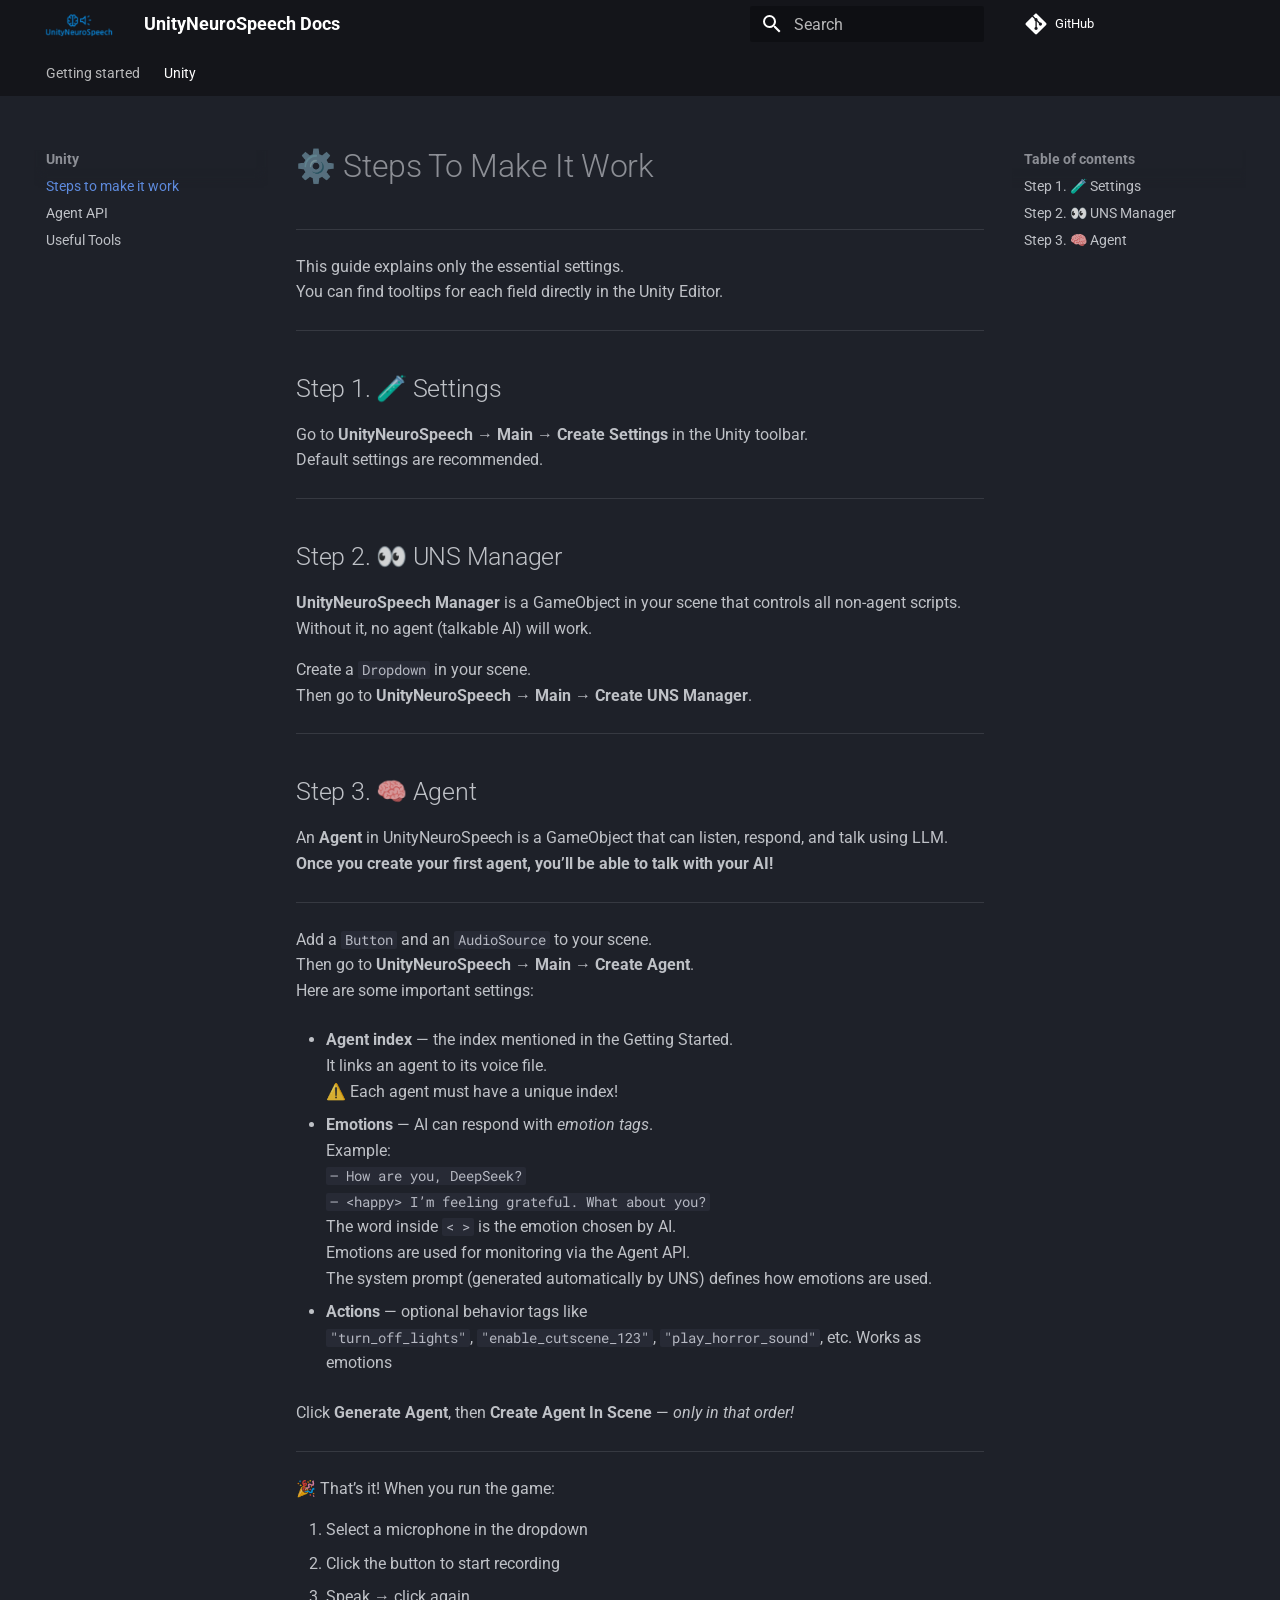
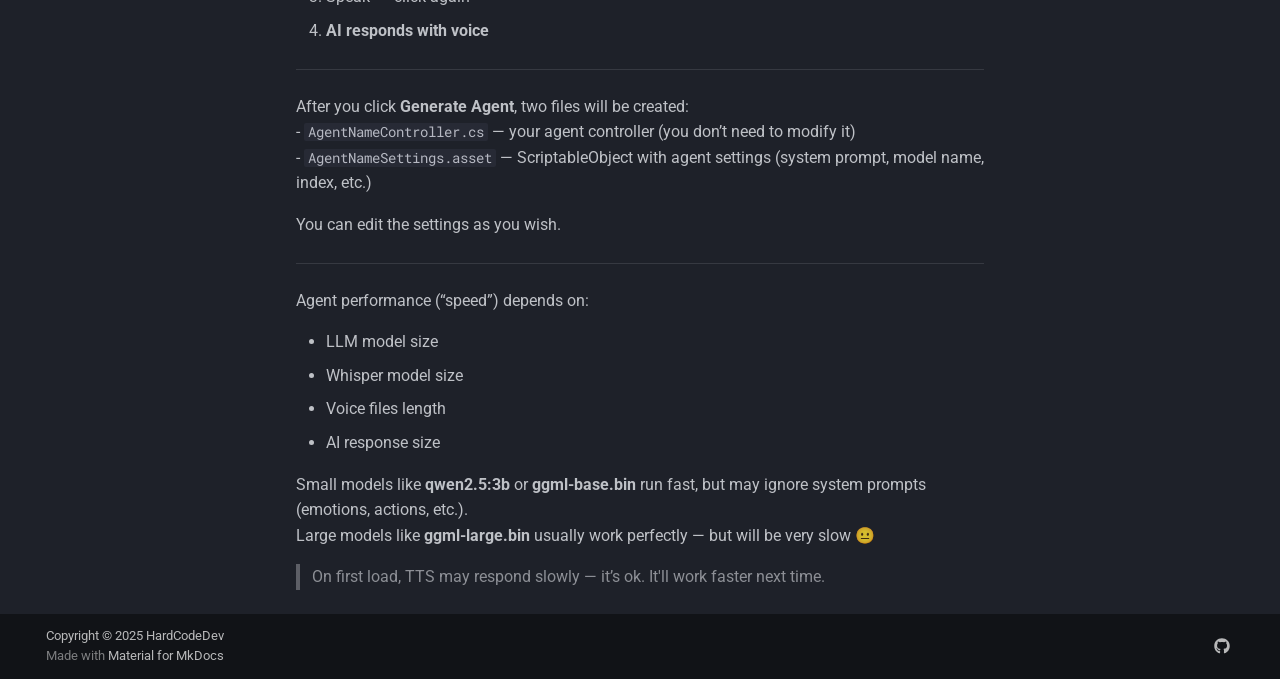
<file: unity/steps-to-make-it-work/index.html>
<!doctype html>
<html lang="en" class="no-js">
  <head>
    
      <meta charset="utf-8">
      <meta name="viewport" content="width=device-width,initial-scale=1">
      
      
      
        <link rel="canonical" href="https://hardcodedev777.github.io/UnityNeuroSpeech/unity/steps-to-make-it-work/">
      
      
        <link rel="prev" href="../..">
      
      
        <link rel="next" href="../agent-api/">
      
      
        
      
      
      <link rel="icon" href="../../media/favicon.png">
      <meta name="generator" content="mkdocs-1.6.1, mkdocs-material-9.7.0">
    
    
      
        <title>Steps to make it work - UnityNeuroSpeech Docs</title>
      
    
    
      <link rel="stylesheet" href="../../assets/stylesheets/main.618322db.min.css">
      
        
        <link rel="stylesheet" href="../../assets/stylesheets/palette.ab4e12ef.min.css">
      
      


    
    
      
    
    
      
        
        
        <link rel="preconnect" href="https://fonts.gstatic.com" crossorigin>
        <link rel="stylesheet" href="https://fonts.googleapis.com/css?family=Roboto:300,300i,400,400i,700,700i%7CRoboto+Mono:400,400i,700,700i&display=fallback">
        <style>:root{--md-text-font:"Roboto";--md-code-font:"Roboto Mono"}</style>
      
    
    
    <script>__md_scope=new URL("../..",location),__md_hash=e=>[...e].reduce(((e,_)=>(e<<5)-e+_.charCodeAt(0)),0),__md_get=(e,_=localStorage,t=__md_scope)=>JSON.parse(_.getItem(t.pathname+"."+e)),__md_set=(e,_,t=localStorage,a=__md_scope)=>{try{t.setItem(a.pathname+"."+e,JSON.stringify(_))}catch(e){}}</script>
    
      

    
    
  </head>
  
  
    
    
    
    
    
    <body dir="ltr" data-md-color-scheme="slate" data-md-color-primary="black" data-md-color-accent="indigo">
  
    
    <input class="md-toggle" data-md-toggle="drawer" type="checkbox" id="__drawer" autocomplete="off">
    <input class="md-toggle" data-md-toggle="search" type="checkbox" id="__search" autocomplete="off">
    <label class="md-overlay" for="__drawer"></label>
    <div data-md-component="skip">
      
        
        <a href="#steps-to-make-it-work" class="md-skip">
          Skip to content
        </a>
      
    </div>
    <div data-md-component="announce">
      
    </div>
    
    
      

<header class="md-header" data-md-component="header">
  <nav class="md-header__inner md-grid" aria-label="Header">
    <a href="../.." title="UnityNeuroSpeech Docs" class="md-header__button md-logo" aria-label="UnityNeuroSpeech Docs" data-md-component="logo">
      
  <img src="../../media/logo.png" alt="logo">

    </a>
    <label class="md-header__button md-icon" for="__drawer">
      
      <svg xmlns="http://www.w3.org/2000/svg" viewBox="0 0 24 24"><path d="M3 6h18v2H3zm0 5h18v2H3zm0 5h18v2H3z"/></svg>
    </label>
    <div class="md-header__title" data-md-component="header-title">
      <div class="md-header__ellipsis">
        <div class="md-header__topic">
          <span class="md-ellipsis">
            UnityNeuroSpeech Docs
          </span>
        </div>
        <div class="md-header__topic" data-md-component="header-topic">
          <span class="md-ellipsis">
            
              Steps to make it work
            
          </span>
        </div>
      </div>
    </div>
    
      
    
    
    
    
      
      
        <label class="md-header__button md-icon" for="__search">
          
          <svg xmlns="http://www.w3.org/2000/svg" viewBox="0 0 24 24"><path d="M9.5 3A6.5 6.5 0 0 1 16 9.5c0 1.61-.59 3.09-1.56 4.23l.27.27h.79l5 5-1.5 1.5-5-5v-.79l-.27-.27A6.52 6.52 0 0 1 9.5 16 6.5 6.5 0 0 1 3 9.5 6.5 6.5 0 0 1 9.5 3m0 2C7 5 5 7 5 9.5S7 14 9.5 14 14 12 14 9.5 12 5 9.5 5"/></svg>
        </label>
        <div class="md-search" data-md-component="search" role="dialog">
  <label class="md-search__overlay" for="__search"></label>
  <div class="md-search__inner" role="search">
    <form class="md-search__form" name="search">
      <input type="text" class="md-search__input" name="query" aria-label="Search" placeholder="Search" autocapitalize="off" autocorrect="off" autocomplete="off" spellcheck="false" data-md-component="search-query" required>
      <label class="md-search__icon md-icon" for="__search">
        
        <svg xmlns="http://www.w3.org/2000/svg" viewBox="0 0 24 24"><path d="M9.5 3A6.5 6.5 0 0 1 16 9.5c0 1.61-.59 3.09-1.56 4.23l.27.27h.79l5 5-1.5 1.5-5-5v-.79l-.27-.27A6.52 6.52 0 0 1 9.5 16 6.5 6.5 0 0 1 3 9.5 6.5 6.5 0 0 1 9.5 3m0 2C7 5 5 7 5 9.5S7 14 9.5 14 14 12 14 9.5 12 5 9.5 5"/></svg>
        
        <svg xmlns="http://www.w3.org/2000/svg" viewBox="0 0 24 24"><path d="M20 11v2H8l5.5 5.5-1.42 1.42L4.16 12l7.92-7.92L13.5 5.5 8 11z"/></svg>
      </label>
      <nav class="md-search__options" aria-label="Search">
        
        <button type="reset" class="md-search__icon md-icon" title="Clear" aria-label="Clear" tabindex="-1">
          
          <svg xmlns="http://www.w3.org/2000/svg" viewBox="0 0 24 24"><path d="M19 6.41 17.59 5 12 10.59 6.41 5 5 6.41 10.59 12 5 17.59 6.41 19 12 13.41 17.59 19 19 17.59 13.41 12z"/></svg>
        </button>
      </nav>
      
        <div class="md-search__suggest" data-md-component="search-suggest"></div>
      
    </form>
    <div class="md-search__output">
      <div class="md-search__scrollwrap" tabindex="0" data-md-scrollfix>
        <div class="md-search-result" data-md-component="search-result">
          <div class="md-search-result__meta">
            Initializing search
          </div>
          <ol class="md-search-result__list" role="presentation"></ol>
        </div>
      </div>
    </div>
  </div>
</div>
      
    
    
      <div class="md-header__source">
        <a href="https://github.com/HardCodeDev777/UnityNeuroSpeech" title="Go to repository" class="md-source" data-md-component="source">
  <div class="md-source__icon md-icon">
    
    <svg xmlns="http://www.w3.org/2000/svg" viewBox="0 0 448 512"><!--! Font Awesome Free 7.1.0 by @fontawesome - https://fontawesome.com License - https://fontawesome.com/license/free (Icons: CC BY 4.0, Fonts: SIL OFL 1.1, Code: MIT License) Copyright 2025 Fonticons, Inc.--><path d="M439.6 236.1 244 40.5c-5.4-5.5-12.8-8.5-20.4-8.5s-15 3-20.4 8.4L162.5 81l51.5 51.5c27.1-9.1 52.7 16.8 43.4 43.7l49.7 49.7c34.2-11.8 61.2 31 35.5 56.7-26.5 26.5-70.2-2.9-56-37.3L240.3 199v121.9c25.3 12.5 22.3 41.8 9.1 55-6.4 6.4-15.2 10.1-24.3 10.1s-17.8-3.6-24.3-10.1c-17.6-17.6-11.1-46.9 11.2-56v-123c-20.8-8.5-24.6-30.7-18.6-45L142.6 101 8.5 235.1C3 240.6 0 247.9 0 255.5s3 15 8.5 20.4l195.6 195.7c5.4 5.4 12.7 8.4 20.4 8.4s15-3 20.4-8.4l194.7-194.7c5.4-5.4 8.4-12.8 8.4-20.4s-3-15-8.4-20.4"/></svg>
  </div>
  <div class="md-source__repository">
    GitHub
  </div>
</a>
      </div>
    
  </nav>
  
</header>
    
    <div class="md-container" data-md-component="container">
      
      
        
          
            
<nav class="md-tabs" aria-label="Tabs" data-md-component="tabs">
  <div class="md-grid">
    <ul class="md-tabs__list">
      
        
  
  
  
  
    <li class="md-tabs__item">
      <a href="../.." class="md-tabs__link">
        
  
  
    
  
  Getting started

      </a>
    </li>
  

      
        
  
  
  
    
  
  
    
    
      <li class="md-tabs__item md-tabs__item--active">
        <a href="./" class="md-tabs__link">
          
  
  
  Unity

        </a>
      </li>
    
  

      
    </ul>
  </div>
</nav>
          
        
      
      <main class="md-main" data-md-component="main">
        <div class="md-main__inner md-grid">
          
            
              
              <div class="md-sidebar md-sidebar--primary" data-md-component="sidebar" data-md-type="navigation" >
                <div class="md-sidebar__scrollwrap">
                  <div class="md-sidebar__inner">
                    


  


<nav class="md-nav md-nav--primary md-nav--lifted" aria-label="Navigation" data-md-level="0">
  <label class="md-nav__title" for="__drawer">
    <a href="../.." title="UnityNeuroSpeech Docs" class="md-nav__button md-logo" aria-label="UnityNeuroSpeech Docs" data-md-component="logo">
      
  <img src="../../media/logo.png" alt="logo">

    </a>
    UnityNeuroSpeech Docs
  </label>
  
    <div class="md-nav__source">
      <a href="https://github.com/HardCodeDev777/UnityNeuroSpeech" title="Go to repository" class="md-source" data-md-component="source">
  <div class="md-source__icon md-icon">
    
    <svg xmlns="http://www.w3.org/2000/svg" viewBox="0 0 448 512"><!--! Font Awesome Free 7.1.0 by @fontawesome - https://fontawesome.com License - https://fontawesome.com/license/free (Icons: CC BY 4.0, Fonts: SIL OFL 1.1, Code: MIT License) Copyright 2025 Fonticons, Inc.--><path d="M439.6 236.1 244 40.5c-5.4-5.5-12.8-8.5-20.4-8.5s-15 3-20.4 8.4L162.5 81l51.5 51.5c27.1-9.1 52.7 16.8 43.4 43.7l49.7 49.7c34.2-11.8 61.2 31 35.5 56.7-26.5 26.5-70.2-2.9-56-37.3L240.3 199v121.9c25.3 12.5 22.3 41.8 9.1 55-6.4 6.4-15.2 10.1-24.3 10.1s-17.8-3.6-24.3-10.1c-17.6-17.6-11.1-46.9 11.2-56v-123c-20.8-8.5-24.6-30.7-18.6-45L142.6 101 8.5 235.1C3 240.6 0 247.9 0 255.5s3 15 8.5 20.4l195.6 195.7c5.4 5.4 12.7 8.4 20.4 8.4s15-3 20.4-8.4l194.7-194.7c5.4-5.4 8.4-12.8 8.4-20.4s-3-15-8.4-20.4"/></svg>
  </div>
  <div class="md-source__repository">
    GitHub
  </div>
</a>
    </div>
  
  <ul class="md-nav__list" data-md-scrollfix>
    
      
      
  
  
  
  
    <li class="md-nav__item">
      <a href="../.." class="md-nav__link">
        
  
  
  <span class="md-ellipsis">
    
  
    Getting started
  

    
  </span>
  
  

      </a>
    </li>
  

    
      
      
  
  
    
  
  
  
    
    
    
    
      
        
        
      
      
        
      
    
    
    <li class="md-nav__item md-nav__item--active md-nav__item--section md-nav__item--nested">
      
        
        
        <input class="md-nav__toggle md-toggle " type="checkbox" id="__nav_2" checked>
        
          
          <label class="md-nav__link" for="__nav_2" id="__nav_2_label" tabindex="">
            
  
  
  <span class="md-ellipsis">
    
  
    Unity
  

    
  </span>
  
  

            <span class="md-nav__icon md-icon"></span>
          </label>
        
        <nav class="md-nav" data-md-level="1" aria-labelledby="__nav_2_label" aria-expanded="true">
          <label class="md-nav__title" for="__nav_2">
            <span class="md-nav__icon md-icon"></span>
            
  
    Unity
  

          </label>
          <ul class="md-nav__list" data-md-scrollfix>
            
              
                
  
  
    
  
  
  
    <li class="md-nav__item md-nav__item--active">
      
      <input class="md-nav__toggle md-toggle" type="checkbox" id="__toc">
      
      
        
      
      
        <label class="md-nav__link md-nav__link--active" for="__toc">
          
  
  
  <span class="md-ellipsis">
    
  
    Steps to make it work
  

    
  </span>
  
  

          <span class="md-nav__icon md-icon"></span>
        </label>
      
      <a href="./" class="md-nav__link md-nav__link--active">
        
  
  
  <span class="md-ellipsis">
    
  
    Steps to make it work
  

    
  </span>
  
  

      </a>
      
        

<nav class="md-nav md-nav--secondary" aria-label="Table of contents">
  
  
  
    
  
  
    <label class="md-nav__title" for="__toc">
      <span class="md-nav__icon md-icon"></span>
      Table of contents
    </label>
    <ul class="md-nav__list" data-md-component="toc" data-md-scrollfix>
      
        <li class="md-nav__item">
  <a href="#step-1-settings" class="md-nav__link">
    <span class="md-ellipsis">
      
        Step 1. 🧪 Settings
      
    </span>
  </a>
  
</li>
      
        <li class="md-nav__item">
  <a href="#step-2-uns-manager" class="md-nav__link">
    <span class="md-ellipsis">
      
        Step 2. 👀 UNS Manager
      
    </span>
  </a>
  
</li>
      
        <li class="md-nav__item">
  <a href="#step-3-agent" class="md-nav__link">
    <span class="md-ellipsis">
      
        Step 3. 🧠 Agent
      
    </span>
  </a>
  
</li>
      
    </ul>
  
</nav>
      
    </li>
  

              
            
              
                
  
  
  
  
    <li class="md-nav__item">
      <a href="../agent-api/" class="md-nav__link">
        
  
  
  <span class="md-ellipsis">
    
  
    Agent API
  

    
  </span>
  
  

      </a>
    </li>
  

              
            
              
                
  
  
  
  
    <li class="md-nav__item">
      <a href="../useful-tools/" class="md-nav__link">
        
  
  
  <span class="md-ellipsis">
    
  
    Useful Tools
  

    
  </span>
  
  

      </a>
    </li>
  

              
            
          </ul>
        </nav>
      
    </li>
  

    
  </ul>
</nav>
                  </div>
                </div>
              </div>
            
            
              
              <div class="md-sidebar md-sidebar--secondary" data-md-component="sidebar" data-md-type="toc" >
                <div class="md-sidebar__scrollwrap">
                  <div class="md-sidebar__inner">
                    

<nav class="md-nav md-nav--secondary" aria-label="Table of contents">
  
  
  
    
  
  
    <label class="md-nav__title" for="__toc">
      <span class="md-nav__icon md-icon"></span>
      Table of contents
    </label>
    <ul class="md-nav__list" data-md-component="toc" data-md-scrollfix>
      
        <li class="md-nav__item">
  <a href="#step-1-settings" class="md-nav__link">
    <span class="md-ellipsis">
      
        Step 1. 🧪 Settings
      
    </span>
  </a>
  
</li>
      
        <li class="md-nav__item">
  <a href="#step-2-uns-manager" class="md-nav__link">
    <span class="md-ellipsis">
      
        Step 2. 👀 UNS Manager
      
    </span>
  </a>
  
</li>
      
        <li class="md-nav__item">
  <a href="#step-3-agent" class="md-nav__link">
    <span class="md-ellipsis">
      
        Step 3. 🧠 Agent
      
    </span>
  </a>
  
</li>
      
    </ul>
  
</nav>
                  </div>
                </div>
              </div>
            
          
          
            <div class="md-content" data-md-component="content">
              
              <article class="md-content__inner md-typeset">
                
                  


  
  


<h1 id="steps-to-make-it-work">⚙️ Steps To Make It Work</h1>
<hr />
<p>This guide explains only the essential settings.<br />
You can find tooltips for each field directly in the Unity Editor.</p>
<hr />
<h2 id="step-1-settings">Step 1. 🧪 Settings</h2>
<p>Go to <strong>UnityNeuroSpeech → Main → Create Settings</strong> in the Unity toolbar.<br />
Default settings are recommended.</p>
<hr />
<h2 id="step-2-uns-manager">Step 2. 👀 UNS Manager</h2>
<p><strong>UnityNeuroSpeech Manager</strong> is a GameObject in your scene that controls all non-agent scripts.<br />
Without it, no agent (talkable AI) will work.</p>
<p>Create a <code>Dropdown</code> in your scene.<br />
Then go to <strong>UnityNeuroSpeech → Main → Create UNS Manager</strong>.</p>
<hr />
<h2 id="step-3-agent">Step 3. 🧠 Agent</h2>
<p>An <strong>Agent</strong> in UnityNeuroSpeech is a GameObject that can listen, respond, and talk using LLM.<br />
<strong>Once you create your first agent, you’ll be able to talk with your AI!</strong></p>
<hr />
<p>Add a <code>Button</code> and an <code>AudioSource</code> to your scene.<br />
Then go to <strong>UnityNeuroSpeech → Main → Create Agent</strong>.<br />
Here are some important settings:</p>
<ul>
<li>
<p><strong>Agent index</strong> — the index mentioned in the Getting Started.<br />
  It links an agent to its voice file.<br />
  ⚠️ Each agent must have a unique index!</p>
</li>
<li>
<p><strong>Emotions</strong> — AI can respond with <em>emotion tags</em>.<br />
  Example:<br />
<code>– How are you, DeepSeek?</code><br />
<code>– &lt;happy&gt; I’m feeling grateful. What about you?</code><br />
  The word inside <code>&lt; &gt;</code> is the emotion chosen by AI.<br />
  Emotions are used for monitoring via the Agent API.<br />
  The system prompt (generated automatically by UNS) defines how emotions are used.</p>
</li>
<li>
<p><strong>Actions</strong> — optional behavior tags like<br />
<code>"turn_off_lights"</code>, <code>"enable_cutscene_123"</code>, <code>"play_horror_sound"</code>, etc. Works as emotions</p>
</li>
</ul>
<p>Click <strong>Generate Agent</strong>, then <strong>Create Agent In Scene</strong> — <em>only in that order!</em></p>
<hr />
<p>🎉 That’s it! When you run the game:</p>
<ol>
<li>Select a microphone in the dropdown  </li>
<li>Click the button to start recording  </li>
<li>Speak → click again  </li>
<li><strong>AI responds with voice</strong></li>
</ol>
<hr />
<p>After you click <strong>Generate Agent</strong>, two files will be created:<br />
- <code>AgentNameController.cs</code> — your agent controller (you don’t need to modify it)<br />
- <code>AgentNameSettings.asset</code> — ScriptableObject with agent settings (system prompt, model name, index, etc.)  </p>
<p>You can edit the settings as you wish.</p>
<hr />
<p>Agent performance (“speed”) depends on:</p>
<ul>
<li>LLM model size  </li>
<li>Whisper model size  </li>
<li>Voice files length  </li>
<li>AI response size  </li>
</ul>
<p>Small models like <strong>qwen2.5:3b</strong> or <strong>ggml-base.bin</strong> run fast, but may ignore system prompts (emotions, actions, etc.).<br />
Large models like <strong>ggml-large.bin</strong> usually work perfectly — but will be very slow 😐</p>
<blockquote>
<p>On first load, TTS may respond slowly — it’s ok. It'll work faster next time.</p>
</blockquote>












                
              </article>
            </div>
          
          
<script>var target=document.getElementById(location.hash.slice(1));target&&target.name&&(target.checked=target.name.startsWith("__tabbed_"))</script>
        </div>
        
      </main>
      
        <footer class="md-footer">
  
  <div class="md-footer-meta md-typeset">
    <div class="md-footer-meta__inner md-grid">
      <div class="md-copyright">
  
    <div class="md-copyright__highlight">
      Copyright &copy; 2025 HardCodeDev
    </div>
  
  
    Made with
    <a href="https://squidfunk.github.io/mkdocs-material/" target="_blank" rel="noopener">
      Material for MkDocs
    </a>
  
</div>
      
        
<div class="md-social">
  
    
    
    
    
      
      
    
    <a href="https://github.com/HardCodeDev777/UnityNeuroSpeech" target="_blank" rel="noopener" title="github.com" class="md-social__link">
      <svg xmlns="http://www.w3.org/2000/svg" viewBox="0 0 512 512"><!--! Font Awesome Free 7.1.0 by @fontawesome - https://fontawesome.com License - https://fontawesome.com/license/free (Icons: CC BY 4.0, Fonts: SIL OFL 1.1, Code: MIT License) Copyright 2025 Fonticons, Inc.--><path d="M173.9 397.4c0 2-2.3 3.6-5.2 3.6-3.3.3-5.6-1.3-5.6-3.6 0-2 2.3-3.6 5.2-3.6 3-.3 5.6 1.3 5.6 3.6m-31.1-4.5c-.7 2 1.3 4.3 4.3 4.9 2.6 1 5.6 0 6.2-2s-1.3-4.3-4.3-5.2c-2.6-.7-5.5.3-6.2 2.3m44.2-1.7c-2.9.7-4.9 2.6-4.6 4.9.3 2 2.9 3.3 5.9 2.6 2.9-.7 4.9-2.6 4.6-4.6-.3-1.9-3-3.2-5.9-2.9M252.8 8C114.1 8 8 113.3 8 252c0 110.9 69.8 205.8 169.5 239.2 12.8 2.3 17.3-5.6 17.3-12.1 0-6.2-.3-40.4-.3-61.4 0 0-70 15-84.7-29.8 0 0-11.4-29.1-27.8-36.6 0 0-22.9-15.7 1.6-15.4 0 0 24.9 2 38.6 25.8 21.9 38.6 58.6 27.5 72.9 20.9 2.3-16 8.8-27.1 16-33.7-55.9-6.2-112.3-14.3-112.3-110.5 0-27.5 7.6-41.3 23.6-58.9-2.6-6.5-11.1-33.3 2.6-67.9 20.9-6.5 69 27 69 27 20-5.6 41.5-8.5 62.8-8.5s42.8 2.9 62.8 8.5c0 0 48.1-33.6 69-27 13.7 34.7 5.2 61.4 2.6 67.9 16 17.7 25.8 31.5 25.8 58.9 0 96.5-58.9 104.2-114.8 110.5 9.2 7.9 17 22.9 17 46.4 0 33.7-.3 75.4-.3 83.6 0 6.5 4.6 14.4 17.3 12.1C436.2 457.8 504 362.9 504 252 504 113.3 391.5 8 252.8 8M105.2 352.9c-1.3 1-1 3.3.7 5.2 1.6 1.6 3.9 2.3 5.2 1 1.3-1 1-3.3-.7-5.2-1.6-1.6-3.9-2.3-5.2-1m-10.8-8.1c-.7 1.3.3 2.9 2.3 3.9 1.6 1 3.6.7 4.3-.7.7-1.3-.3-2.9-2.3-3.9-2-.6-3.6-.3-4.3.7m32.4 35.6c-1.6 1.3-1 4.3 1.3 6.2 2.3 2.3 5.2 2.6 6.5 1 1.3-1.3.7-4.3-1.3-6.2-2.2-2.3-5.2-2.6-6.5-1m-11.4-14.7c-1.6 1-1.6 3.6 0 5.9s4.3 3.3 5.6 2.3c1.6-1.3 1.6-3.9 0-6.2-1.4-2.3-4-3.3-5.6-2"/></svg>
    </a>
  
</div>
      
    </div>
  </div>
</footer>
      
    </div>
    <div class="md-dialog" data-md-component="dialog">
      <div class="md-dialog__inner md-typeset"></div>
    </div>
    
    
    
      
      
      <script id="__config" type="application/json">{"annotate": null, "base": "../..", "features": ["navigation.tabs", "navigation.sections", "search.highlight", "search.suggest", "header.autohide"], "search": "../../assets/javascripts/workers/search.7a47a382.min.js", "tags": null, "translations": {"clipboard.copied": "Copied to clipboard", "clipboard.copy": "Copy to clipboard", "search.result.more.one": "1 more on this page", "search.result.more.other": "# more on this page", "search.result.none": "No matching documents", "search.result.one": "1 matching document", "search.result.other": "# matching documents", "search.result.placeholder": "Type to start searching", "search.result.term.missing": "Missing", "select.version": "Select version"}, "version": null}</script>
    
    
      <script src="../../assets/javascripts/bundle.e71a0d61.min.js"></script>
      
    
  </body>
</html>
</file>
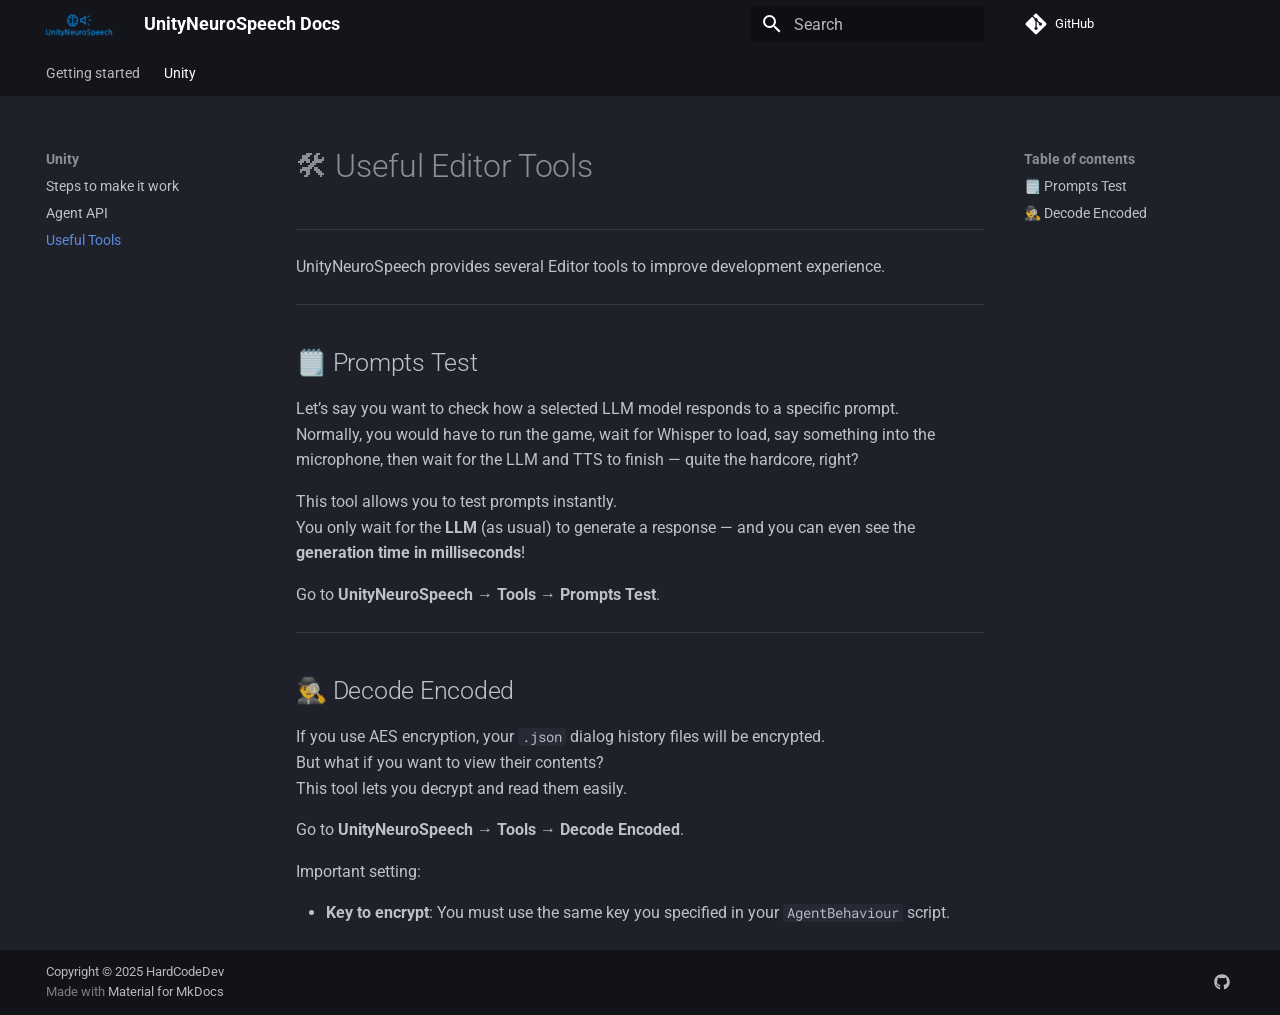
<file: unity/useful-tools/index.html>
<!doctype html>
<html lang="en" class="no-js">
  <head>
    
      <meta charset="utf-8">
      <meta name="viewport" content="width=device-width,initial-scale=1">
      
      
      
        <link rel="canonical" href="https://hardcodedev777.github.io/UnityNeuroSpeech/unity/useful-tools/">
      
      
        <link rel="prev" href="../agent-api/">
      
      
      
        
      
      
      <link rel="icon" href="../../media/favicon.png">
      <meta name="generator" content="mkdocs-1.6.1, mkdocs-material-9.7.0">
    
    
      
        <title>Useful Tools - UnityNeuroSpeech Docs</title>
      
    
    
      <link rel="stylesheet" href="../../assets/stylesheets/main.618322db.min.css">
      
        
        <link rel="stylesheet" href="../../assets/stylesheets/palette.ab4e12ef.min.css">
      
      


    
    
      
    
    
      
        
        
        <link rel="preconnect" href="https://fonts.gstatic.com" crossorigin>
        <link rel="stylesheet" href="https://fonts.googleapis.com/css?family=Roboto:300,300i,400,400i,700,700i%7CRoboto+Mono:400,400i,700,700i&display=fallback">
        <style>:root{--md-text-font:"Roboto";--md-code-font:"Roboto Mono"}</style>
      
    
    
    <script>__md_scope=new URL("../..",location),__md_hash=e=>[...e].reduce(((e,_)=>(e<<5)-e+_.charCodeAt(0)),0),__md_get=(e,_=localStorage,t=__md_scope)=>JSON.parse(_.getItem(t.pathname+"."+e)),__md_set=(e,_,t=localStorage,a=__md_scope)=>{try{t.setItem(a.pathname+"."+e,JSON.stringify(_))}catch(e){}}</script>
    
      

    
    
  </head>
  
  
    
    
    
    
    
    <body dir="ltr" data-md-color-scheme="slate" data-md-color-primary="black" data-md-color-accent="indigo">
  
    
    <input class="md-toggle" data-md-toggle="drawer" type="checkbox" id="__drawer" autocomplete="off">
    <input class="md-toggle" data-md-toggle="search" type="checkbox" id="__search" autocomplete="off">
    <label class="md-overlay" for="__drawer"></label>
    <div data-md-component="skip">
      
        
        <a href="#useful-editor-tools" class="md-skip">
          Skip to content
        </a>
      
    </div>
    <div data-md-component="announce">
      
    </div>
    
    
      

<header class="md-header" data-md-component="header">
  <nav class="md-header__inner md-grid" aria-label="Header">
    <a href="../.." title="UnityNeuroSpeech Docs" class="md-header__button md-logo" aria-label="UnityNeuroSpeech Docs" data-md-component="logo">
      
  <img src="../../media/logo.png" alt="logo">

    </a>
    <label class="md-header__button md-icon" for="__drawer">
      
      <svg xmlns="http://www.w3.org/2000/svg" viewBox="0 0 24 24"><path d="M3 6h18v2H3zm0 5h18v2H3zm0 5h18v2H3z"/></svg>
    </label>
    <div class="md-header__title" data-md-component="header-title">
      <div class="md-header__ellipsis">
        <div class="md-header__topic">
          <span class="md-ellipsis">
            UnityNeuroSpeech Docs
          </span>
        </div>
        <div class="md-header__topic" data-md-component="header-topic">
          <span class="md-ellipsis">
            
              Useful Tools
            
          </span>
        </div>
      </div>
    </div>
    
      
    
    
    
    
      
      
        <label class="md-header__button md-icon" for="__search">
          
          <svg xmlns="http://www.w3.org/2000/svg" viewBox="0 0 24 24"><path d="M9.5 3A6.5 6.5 0 0 1 16 9.5c0 1.61-.59 3.09-1.56 4.23l.27.27h.79l5 5-1.5 1.5-5-5v-.79l-.27-.27A6.52 6.52 0 0 1 9.5 16 6.5 6.5 0 0 1 3 9.5 6.5 6.5 0 0 1 9.5 3m0 2C7 5 5 7 5 9.5S7 14 9.5 14 14 12 14 9.5 12 5 9.5 5"/></svg>
        </label>
        <div class="md-search" data-md-component="search" role="dialog">
  <label class="md-search__overlay" for="__search"></label>
  <div class="md-search__inner" role="search">
    <form class="md-search__form" name="search">
      <input type="text" class="md-search__input" name="query" aria-label="Search" placeholder="Search" autocapitalize="off" autocorrect="off" autocomplete="off" spellcheck="false" data-md-component="search-query" required>
      <label class="md-search__icon md-icon" for="__search">
        
        <svg xmlns="http://www.w3.org/2000/svg" viewBox="0 0 24 24"><path d="M9.5 3A6.5 6.5 0 0 1 16 9.5c0 1.61-.59 3.09-1.56 4.23l.27.27h.79l5 5-1.5 1.5-5-5v-.79l-.27-.27A6.52 6.52 0 0 1 9.5 16 6.5 6.5 0 0 1 3 9.5 6.5 6.5 0 0 1 9.5 3m0 2C7 5 5 7 5 9.5S7 14 9.5 14 14 12 14 9.5 12 5 9.5 5"/></svg>
        
        <svg xmlns="http://www.w3.org/2000/svg" viewBox="0 0 24 24"><path d="M20 11v2H8l5.5 5.5-1.42 1.42L4.16 12l7.92-7.92L13.5 5.5 8 11z"/></svg>
      </label>
      <nav class="md-search__options" aria-label="Search">
        
        <button type="reset" class="md-search__icon md-icon" title="Clear" aria-label="Clear" tabindex="-1">
          
          <svg xmlns="http://www.w3.org/2000/svg" viewBox="0 0 24 24"><path d="M19 6.41 17.59 5 12 10.59 6.41 5 5 6.41 10.59 12 5 17.59 6.41 19 12 13.41 17.59 19 19 17.59 13.41 12z"/></svg>
        </button>
      </nav>
      
        <div class="md-search__suggest" data-md-component="search-suggest"></div>
      
    </form>
    <div class="md-search__output">
      <div class="md-search__scrollwrap" tabindex="0" data-md-scrollfix>
        <div class="md-search-result" data-md-component="search-result">
          <div class="md-search-result__meta">
            Initializing search
          </div>
          <ol class="md-search-result__list" role="presentation"></ol>
        </div>
      </div>
    </div>
  </div>
</div>
      
    
    
      <div class="md-header__source">
        <a href="https://github.com/HardCodeDev777/UnityNeuroSpeech" title="Go to repository" class="md-source" data-md-component="source">
  <div class="md-source__icon md-icon">
    
    <svg xmlns="http://www.w3.org/2000/svg" viewBox="0 0 448 512"><!--! Font Awesome Free 7.1.0 by @fontawesome - https://fontawesome.com License - https://fontawesome.com/license/free (Icons: CC BY 4.0, Fonts: SIL OFL 1.1, Code: MIT License) Copyright 2025 Fonticons, Inc.--><path d="M439.6 236.1 244 40.5c-5.4-5.5-12.8-8.5-20.4-8.5s-15 3-20.4 8.4L162.5 81l51.5 51.5c27.1-9.1 52.7 16.8 43.4 43.7l49.7 49.7c34.2-11.8 61.2 31 35.5 56.7-26.5 26.5-70.2-2.9-56-37.3L240.3 199v121.9c25.3 12.5 22.3 41.8 9.1 55-6.4 6.4-15.2 10.1-24.3 10.1s-17.8-3.6-24.3-10.1c-17.6-17.6-11.1-46.9 11.2-56v-123c-20.8-8.5-24.6-30.7-18.6-45L142.6 101 8.5 235.1C3 240.6 0 247.9 0 255.5s3 15 8.5 20.4l195.6 195.7c5.4 5.4 12.7 8.4 20.4 8.4s15-3 20.4-8.4l194.7-194.7c5.4-5.4 8.4-12.8 8.4-20.4s-3-15-8.4-20.4"/></svg>
  </div>
  <div class="md-source__repository">
    GitHub
  </div>
</a>
      </div>
    
  </nav>
  
</header>
    
    <div class="md-container" data-md-component="container">
      
      
        
          
            
<nav class="md-tabs" aria-label="Tabs" data-md-component="tabs">
  <div class="md-grid">
    <ul class="md-tabs__list">
      
        
  
  
  
  
    <li class="md-tabs__item">
      <a href="../.." class="md-tabs__link">
        
  
  
    
  
  Getting started

      </a>
    </li>
  

      
        
  
  
  
    
  
  
    
    
      <li class="md-tabs__item md-tabs__item--active">
        <a href="../steps-to-make-it-work/" class="md-tabs__link">
          
  
  
  Unity

        </a>
      </li>
    
  

      
    </ul>
  </div>
</nav>
          
        
      
      <main class="md-main" data-md-component="main">
        <div class="md-main__inner md-grid">
          
            
              
              <div class="md-sidebar md-sidebar--primary" data-md-component="sidebar" data-md-type="navigation" >
                <div class="md-sidebar__scrollwrap">
                  <div class="md-sidebar__inner">
                    


  


<nav class="md-nav md-nav--primary md-nav--lifted" aria-label="Navigation" data-md-level="0">
  <label class="md-nav__title" for="__drawer">
    <a href="../.." title="UnityNeuroSpeech Docs" class="md-nav__button md-logo" aria-label="UnityNeuroSpeech Docs" data-md-component="logo">
      
  <img src="../../media/logo.png" alt="logo">

    </a>
    UnityNeuroSpeech Docs
  </label>
  
    <div class="md-nav__source">
      <a href="https://github.com/HardCodeDev777/UnityNeuroSpeech" title="Go to repository" class="md-source" data-md-component="source">
  <div class="md-source__icon md-icon">
    
    <svg xmlns="http://www.w3.org/2000/svg" viewBox="0 0 448 512"><!--! Font Awesome Free 7.1.0 by @fontawesome - https://fontawesome.com License - https://fontawesome.com/license/free (Icons: CC BY 4.0, Fonts: SIL OFL 1.1, Code: MIT License) Copyright 2025 Fonticons, Inc.--><path d="M439.6 236.1 244 40.5c-5.4-5.5-12.8-8.5-20.4-8.5s-15 3-20.4 8.4L162.5 81l51.5 51.5c27.1-9.1 52.7 16.8 43.4 43.7l49.7 49.7c34.2-11.8 61.2 31 35.5 56.7-26.5 26.5-70.2-2.9-56-37.3L240.3 199v121.9c25.3 12.5 22.3 41.8 9.1 55-6.4 6.4-15.2 10.1-24.3 10.1s-17.8-3.6-24.3-10.1c-17.6-17.6-11.1-46.9 11.2-56v-123c-20.8-8.5-24.6-30.7-18.6-45L142.6 101 8.5 235.1C3 240.6 0 247.9 0 255.5s3 15 8.5 20.4l195.6 195.7c5.4 5.4 12.7 8.4 20.4 8.4s15-3 20.4-8.4l194.7-194.7c5.4-5.4 8.4-12.8 8.4-20.4s-3-15-8.4-20.4"/></svg>
  </div>
  <div class="md-source__repository">
    GitHub
  </div>
</a>
    </div>
  
  <ul class="md-nav__list" data-md-scrollfix>
    
      
      
  
  
  
  
    <li class="md-nav__item">
      <a href="../.." class="md-nav__link">
        
  
  
  <span class="md-ellipsis">
    
  
    Getting started
  

    
  </span>
  
  

      </a>
    </li>
  

    
      
      
  
  
    
  
  
  
    
    
    
    
      
        
        
      
      
        
      
    
    
    <li class="md-nav__item md-nav__item--active md-nav__item--section md-nav__item--nested">
      
        
        
        <input class="md-nav__toggle md-toggle " type="checkbox" id="__nav_2" checked>
        
          
          <label class="md-nav__link" for="__nav_2" id="__nav_2_label" tabindex="">
            
  
  
  <span class="md-ellipsis">
    
  
    Unity
  

    
  </span>
  
  

            <span class="md-nav__icon md-icon"></span>
          </label>
        
        <nav class="md-nav" data-md-level="1" aria-labelledby="__nav_2_label" aria-expanded="true">
          <label class="md-nav__title" for="__nav_2">
            <span class="md-nav__icon md-icon"></span>
            
  
    Unity
  

          </label>
          <ul class="md-nav__list" data-md-scrollfix>
            
              
                
  
  
  
  
    <li class="md-nav__item">
      <a href="../steps-to-make-it-work/" class="md-nav__link">
        
  
  
  <span class="md-ellipsis">
    
  
    Steps to make it work
  

    
  </span>
  
  

      </a>
    </li>
  

              
            
              
                
  
  
  
  
    <li class="md-nav__item">
      <a href="../agent-api/" class="md-nav__link">
        
  
  
  <span class="md-ellipsis">
    
  
    Agent API
  

    
  </span>
  
  

      </a>
    </li>
  

              
            
              
                
  
  
    
  
  
  
    <li class="md-nav__item md-nav__item--active">
      
      <input class="md-nav__toggle md-toggle" type="checkbox" id="__toc">
      
      
        
      
      
        <label class="md-nav__link md-nav__link--active" for="__toc">
          
  
  
  <span class="md-ellipsis">
    
  
    Useful Tools
  

    
  </span>
  
  

          <span class="md-nav__icon md-icon"></span>
        </label>
      
      <a href="./" class="md-nav__link md-nav__link--active">
        
  
  
  <span class="md-ellipsis">
    
  
    Useful Tools
  

    
  </span>
  
  

      </a>
      
        

<nav class="md-nav md-nav--secondary" aria-label="Table of contents">
  
  
  
    
  
  
    <label class="md-nav__title" for="__toc">
      <span class="md-nav__icon md-icon"></span>
      Table of contents
    </label>
    <ul class="md-nav__list" data-md-component="toc" data-md-scrollfix>
      
        <li class="md-nav__item">
  <a href="#prompts-test" class="md-nav__link">
    <span class="md-ellipsis">
      
        🗒️ Prompts Test
      
    </span>
  </a>
  
</li>
      
        <li class="md-nav__item">
  <a href="#decode-encoded" class="md-nav__link">
    <span class="md-ellipsis">
      
        🕵️‍♂️ Decode Encoded
      
    </span>
  </a>
  
</li>
      
    </ul>
  
</nav>
      
    </li>
  

              
            
          </ul>
        </nav>
      
    </li>
  

    
  </ul>
</nav>
                  </div>
                </div>
              </div>
            
            
              
              <div class="md-sidebar md-sidebar--secondary" data-md-component="sidebar" data-md-type="toc" >
                <div class="md-sidebar__scrollwrap">
                  <div class="md-sidebar__inner">
                    

<nav class="md-nav md-nav--secondary" aria-label="Table of contents">
  
  
  
    
  
  
    <label class="md-nav__title" for="__toc">
      <span class="md-nav__icon md-icon"></span>
      Table of contents
    </label>
    <ul class="md-nav__list" data-md-component="toc" data-md-scrollfix>
      
        <li class="md-nav__item">
  <a href="#prompts-test" class="md-nav__link">
    <span class="md-ellipsis">
      
        🗒️ Prompts Test
      
    </span>
  </a>
  
</li>
      
        <li class="md-nav__item">
  <a href="#decode-encoded" class="md-nav__link">
    <span class="md-ellipsis">
      
        🕵️‍♂️ Decode Encoded
      
    </span>
  </a>
  
</li>
      
    </ul>
  
</nav>
                  </div>
                </div>
              </div>
            
          
          
            <div class="md-content" data-md-component="content">
              
              <article class="md-content__inner md-typeset">
                
                  


  
  


<h1 id="useful-editor-tools">🛠 Useful Editor Tools</h1>
<hr />
<p>UnityNeuroSpeech provides several Editor tools to improve development experience.</p>
<hr />
<h2 id="prompts-test">🗒️ Prompts Test</h2>
<p>Let’s say you want to check how a selected LLM model responds to a specific prompt.<br />
Normally, you would have to run the game, wait for Whisper to load, say something into the microphone, 
then wait for the LLM and TTS to finish — quite the hardcore, right?</p>
<p>This tool allows you to test prompts instantly.<br />
You only wait for the <strong>LLM</strong> (as usual) to generate a response — and you can even see the <strong>generation time in milliseconds</strong>!</p>
<p>Go to <strong>UnityNeuroSpeech → Tools → Prompts Test</strong>.</p>
<hr />
<h2 id="decode-encoded">🕵️‍♂️ Decode Encoded</h2>
<p>If you use AES encryption, your <code>.json</code> dialog history files will be encrypted.<br />
But what if you want to view their contents?<br />
This tool lets you decrypt and read them easily.</p>
<p>Go to <strong>UnityNeuroSpeech → Tools → Decode Encoded</strong>.</p>
<p>Important setting:</p>
<ul>
<li><strong>Key to encrypt</strong>: You must use the same key you specified in your <code>AgentBehaviour</code> script.</li>
</ul>












                
              </article>
            </div>
          
          
<script>var target=document.getElementById(location.hash.slice(1));target&&target.name&&(target.checked=target.name.startsWith("__tabbed_"))</script>
        </div>
        
      </main>
      
        <footer class="md-footer">
  
  <div class="md-footer-meta md-typeset">
    <div class="md-footer-meta__inner md-grid">
      <div class="md-copyright">
  
    <div class="md-copyright__highlight">
      Copyright &copy; 2025 HardCodeDev
    </div>
  
  
    Made with
    <a href="https://squidfunk.github.io/mkdocs-material/" target="_blank" rel="noopener">
      Material for MkDocs
    </a>
  
</div>
      
        
<div class="md-social">
  
    
    
    
    
      
      
    
    <a href="https://github.com/HardCodeDev777/UnityNeuroSpeech" target="_blank" rel="noopener" title="github.com" class="md-social__link">
      <svg xmlns="http://www.w3.org/2000/svg" viewBox="0 0 512 512"><!--! Font Awesome Free 7.1.0 by @fontawesome - https://fontawesome.com License - https://fontawesome.com/license/free (Icons: CC BY 4.0, Fonts: SIL OFL 1.1, Code: MIT License) Copyright 2025 Fonticons, Inc.--><path d="M173.9 397.4c0 2-2.3 3.6-5.2 3.6-3.3.3-5.6-1.3-5.6-3.6 0-2 2.3-3.6 5.2-3.6 3-.3 5.6 1.3 5.6 3.6m-31.1-4.5c-.7 2 1.3 4.3 4.3 4.9 2.6 1 5.6 0 6.2-2s-1.3-4.3-4.3-5.2c-2.6-.7-5.5.3-6.2 2.3m44.2-1.7c-2.9.7-4.9 2.6-4.6 4.9.3 2 2.9 3.3 5.9 2.6 2.9-.7 4.9-2.6 4.6-4.6-.3-1.9-3-3.2-5.9-2.9M252.8 8C114.1 8 8 113.3 8 252c0 110.9 69.8 205.8 169.5 239.2 12.8 2.3 17.3-5.6 17.3-12.1 0-6.2-.3-40.4-.3-61.4 0 0-70 15-84.7-29.8 0 0-11.4-29.1-27.8-36.6 0 0-22.9-15.7 1.6-15.4 0 0 24.9 2 38.6 25.8 21.9 38.6 58.6 27.5 72.9 20.9 2.3-16 8.8-27.1 16-33.7-55.9-6.2-112.3-14.3-112.3-110.5 0-27.5 7.6-41.3 23.6-58.9-2.6-6.5-11.1-33.3 2.6-67.9 20.9-6.5 69 27 69 27 20-5.6 41.5-8.5 62.8-8.5s42.8 2.9 62.8 8.5c0 0 48.1-33.6 69-27 13.7 34.7 5.2 61.4 2.6 67.9 16 17.7 25.8 31.5 25.8 58.9 0 96.5-58.9 104.2-114.8 110.5 9.2 7.9 17 22.9 17 46.4 0 33.7-.3 75.4-.3 83.6 0 6.5 4.6 14.4 17.3 12.1C436.2 457.8 504 362.9 504 252 504 113.3 391.5 8 252.8 8M105.2 352.9c-1.3 1-1 3.3.7 5.2 1.6 1.6 3.9 2.3 5.2 1 1.3-1 1-3.3-.7-5.2-1.6-1.6-3.9-2.3-5.2-1m-10.8-8.1c-.7 1.3.3 2.9 2.3 3.9 1.6 1 3.6.7 4.3-.7.7-1.3-.3-2.9-2.3-3.9-2-.6-3.6-.3-4.3.7m32.4 35.6c-1.6 1.3-1 4.3 1.3 6.2 2.3 2.3 5.2 2.6 6.5 1 1.3-1.3.7-4.3-1.3-6.2-2.2-2.3-5.2-2.6-6.5-1m-11.4-14.7c-1.6 1-1.6 3.6 0 5.9s4.3 3.3 5.6 2.3c1.6-1.3 1.6-3.9 0-6.2-1.4-2.3-4-3.3-5.6-2"/></svg>
    </a>
  
</div>
      
    </div>
  </div>
</footer>
      
    </div>
    <div class="md-dialog" data-md-component="dialog">
      <div class="md-dialog__inner md-typeset"></div>
    </div>
    
    
    
      
      
      <script id="__config" type="application/json">{"annotate": null, "base": "../..", "features": ["navigation.tabs", "navigation.sections", "search.highlight", "search.suggest", "header.autohide"], "search": "../../assets/javascripts/workers/search.7a47a382.min.js", "tags": null, "translations": {"clipboard.copied": "Copied to clipboard", "clipboard.copy": "Copy to clipboard", "search.result.more.one": "1 more on this page", "search.result.more.other": "# more on this page", "search.result.none": "No matching documents", "search.result.one": "1 matching document", "search.result.other": "# matching documents", "search.result.placeholder": "Type to start searching", "search.result.term.missing": "Missing", "select.version": "Select version"}, "version": null}</script>
    
    
      <script src="../../assets/javascripts/bundle.e71a0d61.min.js"></script>
      
    
  </body>
</html>
</file>
<file: assets/stylesheets/main.618322db.min.css>
@charset "UTF-8";html{-webkit-text-size-adjust:none;-moz-text-size-adjust:none;text-size-adjust:none;box-sizing:border-box}*,:after,:before{box-sizing:inherit}@media (prefers-reduced-motion){*,:after,:before{transition:none!important}}body{margin:0}a,button,input,label{-webkit-tap-highlight-color:transparent}a{color:inherit;text-decoration:none}hr{border:0;box-sizing:initial;display:block;height:.05rem;overflow:visible;padding:0}small{font-size:80%}sub,sup{line-height:1em}img{border-style:none}table{border-collapse:initial;border-spacing:0}td,th{font-weight:400;vertical-align:top}button{background:#0000;border:0;font-family:inherit;font-size:inherit;margin:0;padding:0}input{border:0;outline:none}:root{--md-primary-fg-color:#4051b5;--md-primary-fg-color--light:#5d6cc0;--md-primary-fg-color--dark:#303fa1;--md-primary-bg-color:#fff;--md-primary-bg-color--light:#ffffffb3;--md-accent-fg-color:#526cfe;--md-accent-fg-color--transparent:#526cfe1a;--md-accent-bg-color:#fff;--md-accent-bg-color--light:#ffffffb3}[data-md-color-scheme=default]{color-scheme:light}[data-md-color-scheme=default] img[src$="#gh-dark-mode-only"],[data-md-color-scheme=default] img[src$="#only-dark"]{display:none}:root,[data-md-color-scheme=default]{--md-hue:225deg;--md-default-fg-color:#000000de;--md-default-fg-color--light:#0000008a;--md-default-fg-color--lighter:#00000052;--md-default-fg-color--lightest:#00000012;--md-default-bg-color:#fff;--md-default-bg-color--light:#ffffffb3;--md-default-bg-color--lighter:#ffffff4d;--md-default-bg-color--lightest:#ffffff1f;--md-code-fg-color:#36464e;--md-code-bg-color:#f5f5f5;--md-code-bg-color--light:#f5f5f5b3;--md-code-bg-color--lighter:#f5f5f54d;--md-code-hl-color:#4287ff;--md-code-hl-color--light:#4287ff1a;--md-code-hl-number-color:#d52a2a;--md-code-hl-special-color:#db1457;--md-code-hl-function-color:#a846b9;--md-code-hl-constant-color:#6e59d9;--md-code-hl-keyword-color:#3f6ec6;--md-code-hl-string-color:#1c7d4d;--md-code-hl-name-color:var(--md-code-fg-color);--md-code-hl-operator-color:var(--md-default-fg-color--light);--md-code-hl-punctuation-color:var(--md-default-fg-color--light);--md-code-hl-comment-color:var(--md-default-fg-color--light);--md-code-hl-generic-color:var(--md-default-fg-color--light);--md-code-hl-variable-color:var(--md-default-fg-color--light);--md-typeset-color:var(--md-default-fg-color);--md-typeset-a-color:var(--md-primary-fg-color);--md-typeset-del-color:#f5503d26;--md-typeset-ins-color:#0bd57026;--md-typeset-kbd-color:#fafafa;--md-typeset-kbd-accent-color:#fff;--md-typeset-kbd-border-color:#b8b8b8;--md-typeset-mark-color:#ffff0080;--md-typeset-table-color:#0000001f;--md-typeset-table-color--light:rgba(0,0,0,.035);--md-admonition-fg-color:var(--md-default-fg-color);--md-admonition-bg-color:var(--md-default-bg-color);--md-warning-fg-color:#000000de;--md-warning-bg-color:#ff9;--md-footer-fg-color:#fff;--md-footer-fg-color--light:#ffffffb3;--md-footer-fg-color--lighter:#ffffff73;--md-footer-bg-color:#000000de;--md-footer-bg-color--dark:#00000052;--md-shadow-z1:0 0.2rem 0.5rem #0000000d,0 0 0.05rem #0000001a;--md-shadow-z2:0 0.2rem 0.5rem #0000001a,0 0 0.05rem #00000040;--md-shadow-z3:0 0.2rem 0.5rem #0003,0 0 0.05rem #00000059}.md-icon svg{fill:currentcolor;display:block;height:1.2rem;width:1.2rem}body{-webkit-font-smoothing:antialiased;-moz-osx-font-smoothing:grayscale;--md-text-font-family:var(--md-text-font,_),-apple-system,BlinkMacSystemFont,Helvetica,Arial,sans-serif;--md-code-font-family:var(--md-code-font,_),SFMono-Regular,Consolas,Menlo,monospace}aside,body,input{font-feature-settings:"kern","liga";color:var(--md-typeset-color);font-family:var(--md-text-font-family)}code,kbd,pre{font-feature-settings:"kern";font-family:var(--md-code-font-family)}:root{--md-typeset-table-sort-icon:url('data:image/svg+xml;charset=utf-8,<svg xmlns="http://www.w3.org/2000/svg" viewBox="0 0 24 24"><path d="m18 21-4-4h3V7h-3l4-4 4 4h-3v10h3M2 19v-2h10v2M2 13v-2h7v2M2 7V5h4v2z"/></svg>');--md-typeset-table-sort-icon--asc:url('data:image/svg+xml;charset=utf-8,<svg xmlns="http://www.w3.org/2000/svg" viewBox="0 0 24 24"><path d="M19 17h3l-4 4-4-4h3V3h2M2 17h10v2H2M6 5v2H2V5m0 6h7v2H2z"/></svg>');--md-typeset-table-sort-icon--desc:url('data:image/svg+xml;charset=utf-8,<svg xmlns="http://www.w3.org/2000/svg" viewBox="0 0 24 24"><path d="M19 7h3l-4-4-4 4h3v14h2M2 17h10v2H2M6 5v2H2V5m0 6h7v2H2z"/></svg>')}.md-typeset{-webkit-print-color-adjust:exact;color-adjust:exact;font-size:.8rem;line-height:1.6;overflow-wrap:break-word}@media print{.md-typeset{font-size:.68rem}}.md-typeset blockquote,.md-typeset dl,.md-typeset figure,.md-typeset ol,.md-typeset pre,.md-typeset ul{margin-bottom:1em;margin-top:1em}.md-typeset h1{color:var(--md-default-fg-color--light);font-size:2em;line-height:1.3;margin:0 0 1.25em}.md-typeset h1,.md-typeset h2{font-weight:300;letter-spacing:-.01em}.md-typeset h2{font-size:1.5625em;line-height:1.4;margin:1.6em 0 .64em}.md-typeset h3{font-size:1.25em;font-weight:400;letter-spacing:-.01em;line-height:1.5;margin:1.6em 0 .8em}.md-typeset h2+h3{margin-top:.8em}.md-typeset h4{font-weight:700;letter-spacing:-.01em;margin:1em 0}.md-typeset h5,.md-typeset h6{color:var(--md-default-fg-color--light);font-size:.8em;font-weight:700;letter-spacing:-.01em;margin:1.25em 0}.md-typeset h5{text-transform:uppercase}.md-typeset h5 code{text-transform:none}.md-typeset hr{border-bottom:.05rem solid var(--md-default-fg-color--lightest);display:flow-root;margin:1.5em 0}.md-typeset a{color:var(--md-typeset-a-color);word-break:break-word}.md-typeset a,.md-typeset a:before{transition:color 125ms}.md-typeset a:focus,.md-typeset a:hover{color:var(--md-accent-fg-color)}.md-typeset a:focus code,.md-typeset a:hover code{background-color:var(--md-accent-fg-color--transparent);color:var(--md-accent-fg-color)}.md-typeset a code{color:var(--md-typeset-a-color)}.md-typeset a.focus-visible{outline-color:var(--md-accent-fg-color);outline-offset:.2rem}.md-typeset code,.md-typeset kbd,.md-typeset pre{color:var(--md-code-fg-color);direction:ltr;font-variant-ligatures:none;transition:background-color 125ms}@media print{.md-typeset code,.md-typeset kbd,.md-typeset pre{white-space:pre-wrap}}.md-typeset code{background-color:var(--md-code-bg-color);border-radius:.1rem;-webkit-box-decoration-break:clone;box-decoration-break:clone;font-size:.85em;padding:0 .2941176471em;transition:color 125ms,background-color 125ms;word-break:break-word}.md-typeset code:not(.focus-visible){-webkit-tap-highlight-color:transparent;outline:none}.md-typeset pre{display:flow-root;line-height:1.4;position:relative}.md-typeset pre>code{-webkit-box-decoration-break:slice;box-decoration-break:slice;box-shadow:none;display:block;margin:0;outline-color:var(--md-accent-fg-color);overflow:auto;padding:.7720588235em 1.1764705882em;scrollbar-color:var(--md-default-fg-color--lighter) #0000;scrollbar-width:thin;touch-action:auto;word-break:normal}.md-typeset pre>code:hover{scrollbar-color:var(--md-accent-fg-color) #0000}.md-typeset pre>code::-webkit-scrollbar{height:.2rem;width:.2rem}.md-typeset pre>code::-webkit-scrollbar-thumb{background-color:var(--md-default-fg-color--lighter)}.md-typeset pre>code::-webkit-scrollbar-thumb:hover{background-color:var(--md-accent-fg-color)}.md-typeset kbd{background-color:var(--md-typeset-kbd-color);border-radius:.1rem;box-shadow:0 .1rem 0 .05rem var(--md-typeset-kbd-border-color),0 .1rem 0 var(--md-typeset-kbd-border-color),0 -.1rem .2rem var(--md-typeset-kbd-accent-color) inset;color:var(--md-default-fg-color);display:inline-block;font-size:.75em;padding:0 .6666666667em;vertical-align:text-top;word-break:break-word}.md-typeset mark{background-color:var(--md-typeset-mark-color);-webkit-box-decoration-break:clone;box-decoration-break:clone;color:inherit;word-break:break-word}.md-typeset abbr{cursor:help;text-decoration:none}.md-typeset [data-preview],.md-typeset abbr{border-bottom:.05rem dotted var(--md-default-fg-color--light)}.md-typeset small{opacity:.75}[dir=ltr] .md-typeset sub,[dir=ltr] .md-typeset sup{margin-left:.078125em}[dir=rtl] .md-typeset sub,[dir=rtl] .md-typeset sup{margin-right:.078125em}[dir=ltr] .md-typeset blockquote{padding-left:.6rem}[dir=rtl] .md-typeset blockquote{padding-right:.6rem}[dir=ltr] .md-typeset blockquote{border-left:.2rem solid var(--md-default-fg-color--lighter)}[dir=rtl] .md-typeset blockquote{border-right:.2rem solid var(--md-default-fg-color--lighter)}.md-typeset blockquote{color:var(--md-default-fg-color--light);margin-left:0;margin-right:0}.md-typeset ul{list-style-type:disc}.md-typeset ul[type]{list-style-type:revert-layer}[dir=ltr] .md-typeset ol,[dir=ltr] .md-typeset ul{margin-left:.625em}[dir=rtl] .md-typeset ol,[dir=rtl] .md-typeset ul{margin-right:.625em}.md-typeset ol,.md-typeset ul{padding:0}.md-typeset ol:not([hidden]),.md-typeset ul:not([hidden]){display:flow-root}.md-typeset ol ol,.md-typeset ul ol{list-style-type:lower-alpha}.md-typeset ol ol ol,.md-typeset ul ol ol{list-style-type:lower-roman}.md-typeset ol ol ol ol,.md-typeset ul ol ol ol{list-style-type:upper-alpha}.md-typeset ol ol ol ol ol,.md-typeset ul ol ol ol ol{list-style-type:upper-roman}.md-typeset ol[type],.md-typeset ul[type]{list-style-type:revert-layer}[dir=ltr] .md-typeset ol li,[dir=ltr] .md-typeset ul li{margin-left:1.25em}[dir=rtl] .md-typeset ol li,[dir=rtl] .md-typeset ul li{margin-right:1.25em}.md-typeset ol li,.md-typeset ul li{margin-bottom:.5em}.md-typeset ol li blockquote,.md-typeset ol li p,.md-typeset ul li blockquote,.md-typeset ul li p{margin:.5em 0}.md-typeset ol li:last-child,.md-typeset ul li:last-child{margin-bottom:0}[dir=ltr] .md-typeset ol li ol,[dir=ltr] .md-typeset ol li ul,[dir=ltr] .md-typeset ul li ol,[dir=ltr] .md-typeset ul li ul{margin-left:.625em}[dir=rtl] .md-typeset ol li ol,[dir=rtl] .md-typeset ol li ul,[dir=rtl] .md-typeset ul li ol,[dir=rtl] .md-typeset ul li ul{margin-right:.625em}.md-typeset ol li ol,.md-typeset ol li ul,.md-typeset ul li ol,.md-typeset ul li ul{margin-bottom:.5em;margin-top:.5em}[dir=ltr] .md-typeset dd{margin-left:1.875em}[dir=rtl] .md-typeset dd{margin-right:1.875em}.md-typeset dd{margin-bottom:1.5em;margin-top:1em}.md-typeset img,.md-typeset svg,.md-typeset video{height:auto;max-width:100%}.md-typeset img[align=left]{margin:1em 1em 1em 0}.md-typeset img[align=right]{margin:1em 0 1em 1em}.md-typeset img[align]:only-child{margin-top:0}.md-typeset figure{display:flow-root;margin:1em auto;max-width:100%;text-align:center;width:fit-content}.md-typeset figure img{display:block;margin:0 auto}.md-typeset figcaption{font-style:italic;margin:1em auto;max-width:24rem}.md-typeset iframe{max-width:100%}.md-typeset table:not([class]){background-color:var(--md-default-bg-color);border:.05rem solid var(--md-typeset-table-color);border-radius:.1rem;display:inline-block;font-size:.64rem;max-width:100%;overflow:auto;touch-action:auto}@media print{.md-typeset table:not([class]){display:table}}.md-typeset table:not([class])+*{margin-top:1.5em}.md-typeset table:not([class]) td>:first-child,.md-typeset table:not([class]) th>:first-child{margin-top:0}.md-typeset table:not([class]) td>:last-child,.md-typeset table:not([class]) th>:last-child{margin-bottom:0}.md-typeset table:not([class]) td:not([align]),.md-typeset table:not([class]) th:not([align]){text-align:left}[dir=rtl] .md-typeset table:not([class]) td:not([align]),[dir=rtl] .md-typeset table:not([class]) th:not([align]){text-align:right}.md-typeset table:not([class]) th{font-weight:700;min-width:5rem;padding:.9375em 1.25em;vertical-align:top}.md-typeset table:not([class]) td{border-top:.05rem solid var(--md-typeset-table-color);padding:.9375em 1.25em;vertical-align:top}.md-typeset table:not([class]) tbody tr{transition:background-color 125ms}.md-typeset table:not([class]) tbody tr:hover{background-color:var(--md-typeset-table-color--light);box-shadow:0 .05rem 0 var(--md-default-bg-color) inset}.md-typeset table:not([class]) a{word-break:normal}.md-typeset table th[role=columnheader]{cursor:pointer}[dir=ltr] .md-typeset table th[role=columnheader]:after{margin-left:.5em}[dir=rtl] .md-typeset table th[role=columnheader]:after{margin-right:.5em}.md-typeset table th[role=columnheader]:after{content:"";display:inline-block;height:1.2em;-webkit-mask-image:var(--md-typeset-table-sort-icon);mask-image:var(--md-typeset-table-sort-icon);-webkit-mask-repeat:no-repeat;mask-repeat:no-repeat;-webkit-mask-size:contain;mask-size:contain;transition:background-color 125ms;vertical-align:text-bottom;width:1.2em}.md-typeset table th[role=columnheader]:hover:after{background-color:var(--md-default-fg-color--lighter)}.md-typeset table th[role=columnheader][aria-sort=ascending]:after{background-color:var(--md-default-fg-color--light);-webkit-mask-image:var(--md-typeset-table-sort-icon--asc);mask-image:var(--md-typeset-table-sort-icon--asc)}.md-typeset table th[role=columnheader][aria-sort=descending]:after{background-color:var(--md-default-fg-color--light);-webkit-mask-image:var(--md-typeset-table-sort-icon--desc);mask-image:var(--md-typeset-table-sort-icon--desc)}.md-typeset__scrollwrap{margin:1em -.8rem;overflow-x:auto;touch-action:auto}.md-typeset__table{display:inline-block;margin-bottom:.5em;padding:0 .8rem}@media print{.md-typeset__table{display:block}}html .md-typeset__table table{display:table;margin:0;overflow:hidden;width:100%}@media screen and (max-width:44.984375em){.md-content__inner>pre{margin:1em -.8rem}.md-content__inner>pre code{border-radius:0}}.md-typeset .md-author{border-radius:100%;display:block;flex-shrink:0;height:1.6rem;overflow:hidden;position:relative;transition:color 125ms,transform 125ms;width:1.6rem}.md-typeset .md-author img{display:block}.md-typeset .md-author--more{background:var(--md-default-fg-color--lightest);color:var(--md-default-fg-color--lighter);font-size:.6rem;font-weight:700;line-height:1.6rem;text-align:center}.md-typeset .md-author--long{height:2.4rem;width:2.4rem}.md-typeset a.md-author{transform:scale(1)}.md-typeset a.md-author img{border-radius:100%;filter:grayscale(100%) opacity(75%);transition:filter 125ms}.md-typeset a.md-author:focus,.md-typeset a.md-author:hover{transform:scale(1.1);z-index:1}.md-typeset a.md-author:focus img,.md-typeset a.md-author:hover img{filter:grayscale(0)}.md-banner{background-color:var(--md-footer-bg-color);color:var(--md-footer-fg-color);overflow:auto}@media print{.md-banner{display:none}}.md-banner--warning{background-color:var(--md-warning-bg-color);color:var(--md-warning-fg-color)}.md-banner__inner{font-size:.7rem;margin:.6rem auto;padding:0 .8rem}[dir=ltr] .md-banner__button{float:right}[dir=rtl] .md-banner__button{float:left}.md-banner__button{color:inherit;cursor:pointer;transition:opacity .25s}.no-js .md-banner__button{display:none}.md-banner__button:hover{opacity:.7}html{font-size:125%;height:100%;overflow-x:hidden}@media screen and (min-width:100em){html{font-size:137.5%}}@media screen and (min-width:125em){html{font-size:150%}}body{background-color:var(--md-default-bg-color);display:flex;flex-direction:column;font-size:.5rem;min-height:100%;position:relative;width:100%}@media print{body{display:block}}@media screen and (max-width:59.984375em){body[data-md-scrolllock]{position:fixed}}.md-grid{margin-left:auto;margin-right:auto;max-width:61rem}.md-container{display:flex;flex-direction:column;flex-grow:1}@media print{.md-container{display:block}}.md-main{flex-grow:1}.md-main__inner{display:flex;height:100%;margin-top:1.5rem}.md-ellipsis{overflow:hidden;text-overflow:ellipsis}.md-toggle{display:none}.md-option{height:0;opacity:0;position:absolute;width:0}.md-option:checked+label:not([hidden]){display:block}.md-option.focus-visible+label{outline-color:var(--md-accent-fg-color);outline-style:auto}.md-skip{background-color:var(--md-default-fg-color);border-radius:.1rem;color:var(--md-default-bg-color);font-size:.64rem;margin:.5rem;opacity:0;outline-color:var(--md-accent-fg-color);padding:.3rem .5rem;position:fixed;transform:translateY(.4rem);z-index:-1}.md-skip:focus{opacity:1;transform:translateY(0);transition:transform .25s cubic-bezier(.4,0,.2,1),opacity 175ms 75ms;z-index:10}@page{margin:25mm}:root{--md-clipboard-icon:url('data:image/svg+xml;charset=utf-8,<svg xmlns="http://www.w3.org/2000/svg" viewBox="0 0 24 24"><path d="M19 21H8V7h11m0-2H8a2 2 0 0 0-2 2v14a2 2 0 0 0 2 2h11a2 2 0 0 0 2-2V7a2 2 0 0 0-2-2m-3-4H4a2 2 0 0 0-2 2v14h2V3h12z"/></svg>')}.md-clipboard{border-radius:.1rem;color:var(--md-default-fg-color--lightest);cursor:pointer;height:1.5em;outline-color:var(--md-accent-fg-color);outline-offset:.1rem;transition:color .25s;width:1.5em;z-index:1}@media print{.md-clipboard{display:none}}.md-clipboard:not(.focus-visible){-webkit-tap-highlight-color:transparent;outline:none}:hover>.md-clipboard{color:var(--md-default-fg-color--light)}.md-clipboard:focus,.md-clipboard:hover{color:var(--md-accent-fg-color)}.md-clipboard:after{background-color:currentcolor;content:"";display:block;height:1.125em;margin:0 auto;-webkit-mask-image:var(--md-clipboard-icon);mask-image:var(--md-clipboard-icon);-webkit-mask-position:center;mask-position:center;-webkit-mask-repeat:no-repeat;mask-repeat:no-repeat;-webkit-mask-size:contain;mask-size:contain;width:1.125em}.md-clipboard--inline{cursor:pointer}.md-clipboard--inline code{transition:color .25s,background-color .25s}.md-clipboard--inline:focus code,.md-clipboard--inline:hover code{background-color:var(--md-accent-fg-color--transparent);color:var(--md-accent-fg-color)}:root{--md-code-select-icon:url('data:image/svg+xml;charset=utf-8,<svg xmlns="http://www.w3.org/2000/svg" viewBox="0 0 24 24"><path d="M19 19h-4v2h4c1.1 0 2-.9 2-2v-4h-2m0-12h-4v2h4v4h2V5c0-1.1-.9-2-2-2M5 5h4V3H5c-1.1 0-2 .9-2 2v4h2m0 6H3v4c0 1.1.9 2 2 2h4v-2H5zm2-4h2v2H7zm4 0h2v2h-2zm4 0h2v2h-2zM7 7h2v2H7zm4 0h2v2h-2zm4 0h2v2h-2zm-8 8h2v2H7zm4 0h2v2h-2zm4 0h2v2h-2z"/></svg>');--md-code-copy-icon:url('data:image/svg+xml;charset=utf-8,<svg xmlns="http://www.w3.org/2000/svg" viewBox="0 0 24 24"><path d="M19 21H8V7h11m0-2H8a2 2 0 0 0-2 2v14a2 2 0 0 0 2 2h11a2 2 0 0 0 2-2V7a2 2 0 0 0-2-2m-3-4H4a2 2 0 0 0-2 2v14h2V3h12z"/></svg>')}.md-typeset .md-code__content{display:grid}.md-code__nav{background-color:var(--md-code-bg-color--lighter);border-radius:.1rem;display:flex;gap:.2rem;padding:.2rem;position:absolute;right:.25em;top:.25em;transition:background-color .25s;z-index:1}:hover>.md-code__nav{background-color:var(--md-code-bg-color--light)}.md-code__button{color:var(--md-default-fg-color--lightest);cursor:pointer;display:block;height:1.5em;outline-color:var(--md-accent-fg-color);outline-offset:.1rem;transition:color .25s;width:1.5em}:hover>*>.md-code__button{color:var(--md-default-fg-color--light)}.md-code__button.focus-visible,.md-code__button:hover{color:var(--md-accent-fg-color)}.md-code__button--active{color:var(--md-default-fg-color)!important}.md-code__button:after{background-color:currentcolor;content:"";display:block;height:1.125em;margin:0 auto;-webkit-mask-position:center;mask-position:center;-webkit-mask-repeat:no-repeat;mask-repeat:no-repeat;-webkit-mask-size:contain;mask-size:contain;width:1.125em}.md-code__button[data-md-type=select]:after{-webkit-mask-image:var(--md-code-select-icon);mask-image:var(--md-code-select-icon)}.md-code__button[data-md-type=copy]:after{-webkit-mask-image:var(--md-code-copy-icon);mask-image:var(--md-code-copy-icon)}@keyframes consent{0%{opacity:0;transform:translateY(100%)}to{opacity:1;transform:translateY(0)}}@keyframes overlay{0%{opacity:0}to{opacity:1}}.md-consent__overlay{animation:overlay .25s both;-webkit-backdrop-filter:blur(.1rem);backdrop-filter:blur(.1rem);background-color:#0000008a;height:100%;opacity:1;position:fixed;top:0;width:100%;z-index:5}.md-consent__inner{animation:consent .5s cubic-bezier(.1,.7,.1,1) both;background-color:var(--md-default-bg-color);border:0;border-radius:.1rem;bottom:0;box-shadow:0 0 .2rem #0000001a,0 .2rem .4rem #0003;max-height:100%;overflow:auto;padding:0;position:fixed;width:100%;z-index:5}.md-consent__form{padding:.8rem}.md-consent__settings{display:none;margin:1em 0}input:checked+.md-consent__settings{display:block}.md-consent__controls{margin-bottom:.8rem}.md-typeset .md-consent__controls .md-button{display:inline}@media screen and (max-width:44.984375em){.md-typeset .md-consent__controls .md-button{display:block;margin-top:.4rem;text-align:center;width:100%}}.md-consent label{cursor:pointer}.md-content{flex-grow:1;min-width:0}.md-content__inner{margin:0 .8rem 1.2rem;padding-top:.6rem}@media screen and (min-width:76.25em){[dir=ltr] .md-sidebar--primary:not([hidden])~.md-content>.md-content__inner{margin-left:1.2rem}[dir=ltr] .md-sidebar--secondary:not([hidden])~.md-content>.md-content__inner,[dir=rtl] .md-sidebar--primary:not([hidden])~.md-content>.md-content__inner{margin-right:1.2rem}[dir=rtl] .md-sidebar--secondary:not([hidden])~.md-content>.md-content__inner{margin-left:1.2rem}}.md-content__inner:before{content:"";display:block;height:.4rem}.md-content__inner>:last-child{margin-bottom:0}[dir=ltr] .md-content__button{float:right}[dir=rtl] .md-content__button{float:left}[dir=ltr] .md-content__button{margin-left:.4rem}[dir=rtl] .md-content__button{margin-right:.4rem}.md-content__button{margin:.4rem 0;padding:0}@media print{.md-content__button{display:none}}.md-typeset .md-content__button{color:var(--md-default-fg-color--lighter)}.md-content__button svg{display:inline;vertical-align:top}[dir=rtl] .md-content__button svg{transform:scaleX(-1)}[dir=ltr] .md-dialog{right:.8rem}[dir=rtl] .md-dialog{left:.8rem}.md-dialog{background-color:var(--md-default-fg-color);border-radius:.1rem;bottom:.8rem;box-shadow:var(--md-shadow-z3);min-width:11.1rem;opacity:0;padding:.4rem .6rem;pointer-events:none;position:fixed;transform:translateY(100%);transition:transform 0ms .4s,opacity .4s;z-index:4}@media print{.md-dialog{display:none}}.md-dialog--active{opacity:1;pointer-events:auto;transform:translateY(0);transition:transform .4s cubic-bezier(.075,.85,.175,1),opacity .4s}.md-dialog__inner{color:var(--md-default-bg-color);font-size:.7rem}.md-feedback{margin:2em 0 1em;text-align:center}.md-feedback fieldset{border:none;margin:0;padding:0}.md-feedback__title{font-weight:700;margin:1em auto}.md-feedback__inner{position:relative}.md-feedback__list{display:flex;flex-wrap:wrap;place-content:baseline center;position:relative}.md-feedback__list:hover .md-icon:not(:disabled){color:var(--md-default-fg-color--lighter)}:disabled .md-feedback__list{min-height:1.8rem}.md-feedback__icon{color:var(--md-default-fg-color--light);cursor:pointer;flex-shrink:0;margin:0 .1rem;transition:color 125ms}.md-feedback__icon:not(:disabled).md-icon:hover{color:var(--md-accent-fg-color)}.md-feedback__icon:disabled{color:var(--md-default-fg-color--lightest);pointer-events:none}.md-feedback__note{opacity:0;position:relative;transform:translateY(.4rem);transition:transform .4s cubic-bezier(.1,.7,.1,1),opacity .15s}.md-feedback__note>*{margin:0 auto;max-width:16rem}:disabled .md-feedback__note{opacity:1;transform:translateY(0)}@media print{.md-feedback{display:none}}.md-footer{background-color:var(--md-footer-bg-color);color:var(--md-footer-fg-color)}@media print{.md-footer{display:none}}.md-footer__inner{justify-content:space-between;overflow:auto;padding:.2rem}.md-footer__inner:not([hidden]){display:flex}.md-footer__link{align-items:end;display:flex;flex-grow:0.01;margin-bottom:.4rem;margin-top:1rem;max-width:100%;outline-color:var(--md-accent-fg-color);overflow:hidden;transition:opacity .25s}.md-footer__link:focus,.md-footer__link:hover{opacity:.7}[dir=rtl] .md-footer__link svg{transform:scaleX(-1)}@media screen and (max-width:44.984375em){.md-footer__link--prev{flex-shrink:0}.md-footer__link--prev .md-footer__title{display:none}}[dir=ltr] .md-footer__link--next{margin-left:auto}[dir=rtl] .md-footer__link--next{margin-right:auto}.md-footer__link--next{text-align:right}[dir=rtl] .md-footer__link--next{text-align:left}.md-footer__title{flex-grow:1;font-size:.9rem;margin-bottom:.7rem;max-width:calc(100% - 2.4rem);padding:0 1rem;white-space:nowrap}.md-footer__button{margin:.2rem;padding:.4rem}.md-footer__direction{font-size:.64rem;opacity:.7}.md-footer-meta{background-color:var(--md-footer-bg-color--dark)}.md-footer-meta__inner{display:flex;flex-wrap:wrap;justify-content:space-between;padding:.2rem}html .md-footer-meta.md-typeset a{color:var(--md-footer-fg-color--light)}html .md-footer-meta.md-typeset a:focus,html .md-footer-meta.md-typeset a:hover{color:var(--md-footer-fg-color)}.md-copyright{color:var(--md-footer-fg-color--lighter);font-size:.64rem;margin:auto .6rem;padding:.4rem 0;width:100%}@media screen and (min-width:45em){.md-copyright{width:auto}}.md-copyright__highlight{color:var(--md-footer-fg-color--light)}.md-social{display:inline-flex;gap:.2rem;margin:0 .4rem;padding:.2rem 0 .6rem}@media screen and (min-width:45em){.md-social{padding:.6rem 0}}.md-social__link{display:inline-block;height:1.6rem;text-align:center;width:1.6rem}.md-social__link:before{line-height:1.9}.md-social__link svg{fill:currentcolor;max-height:.8rem;vertical-align:-25%}.md-typeset .md-button{border:.1rem solid;border-radius:.1rem;color:var(--md-primary-fg-color);cursor:pointer;display:inline-block;font-weight:700;padding:.625em 2em;transition:color 125ms,background-color 125ms,border-color 125ms}.md-typeset .md-button--primary{background-color:var(--md-primary-fg-color);border-color:var(--md-primary-fg-color);color:var(--md-primary-bg-color)}.md-typeset .md-button:focus,.md-typeset .md-button:hover{background-color:var(--md-accent-fg-color);border-color:var(--md-accent-fg-color);color:var(--md-accent-bg-color)}[dir=ltr] .md-typeset .md-input{border-top-left-radius:.1rem}[dir=ltr] .md-typeset .md-input,[dir=rtl] .md-typeset .md-input{border-top-right-radius:.1rem}[dir=rtl] .md-typeset .md-input{border-top-left-radius:.1rem}.md-typeset .md-input{border-bottom:.1rem solid var(--md-default-fg-color--lighter);box-shadow:var(--md-shadow-z1);font-size:.8rem;height:1.8rem;padding:0 .6rem;transition:border .25s,box-shadow .25s}.md-typeset .md-input:focus,.md-typeset .md-input:hover{border-bottom-color:var(--md-accent-fg-color);box-shadow:var(--md-shadow-z2)}.md-typeset .md-input--stretch{width:100%}.md-header{background-color:var(--md-primary-fg-color);box-shadow:0 0 .2rem #0000,0 .2rem .4rem #0000;color:var(--md-primary-bg-color);display:block;left:0;position:sticky;right:0;top:0;z-index:4}@media print{.md-header{display:none}}.md-header[hidden]{transform:translateY(-100%);transition:transform .25s cubic-bezier(.8,0,.6,1),box-shadow .25s}.md-header--shadow{box-shadow:0 0 .2rem #0000001a,0 .2rem .4rem #0003;transition:transform .25s cubic-bezier(.1,.7,.1,1),box-shadow .25s}.md-header__inner{align-items:center;display:flex;padding:0 .2rem}.md-header__button{color:currentcolor;cursor:pointer;margin:.2rem;outline-color:var(--md-accent-fg-color);padding:.4rem;position:relative;transition:opacity .25s;vertical-align:middle;z-index:1}.md-header__button:hover{opacity:.7}.md-header__button:not([hidden]){display:inline-block}.md-header__button:not(.focus-visible){-webkit-tap-highlight-color:transparent;outline:none}.md-header__button.md-logo{margin:.2rem;padding:.4rem}@media screen and (max-width:76.234375em){.md-header__button.md-logo{display:none}}.md-header__button.md-logo img,.md-header__button.md-logo svg{fill:currentcolor;display:block;height:1.2rem;width:auto}@media screen and (min-width:60em){.md-header__button[for=__search]{display:none}}.no-js .md-header__button[for=__search]{display:none}[dir=rtl] .md-header__button[for=__search] svg{transform:scaleX(-1)}@media screen and (min-width:76.25em){.md-header__button[for=__drawer]{display:none}}.md-header__topic{display:flex;max-width:100%;position:absolute;transition:transform .4s cubic-bezier(.1,.7,.1,1),opacity .15s;white-space:nowrap}.md-header__topic+.md-header__topic{opacity:0;pointer-events:none;transform:translateX(1.25rem);transition:transform .4s cubic-bezier(1,.7,.1,.1),opacity .15s;z-index:-1}[dir=rtl] .md-header__topic+.md-header__topic{transform:translateX(-1.25rem)}.md-header__topic:first-child{font-weight:700}[dir=ltr] .md-header__title{margin-left:1rem;margin-right:.4rem}[dir=rtl] .md-header__title{margin-left:.4rem;margin-right:1rem}.md-header__title{flex-grow:1;font-size:.9rem;height:2.4rem;line-height:2.4rem}.md-header__title--active .md-header__topic{opacity:0;pointer-events:none;transform:translateX(-1.25rem);transition:transform .4s cubic-bezier(1,.7,.1,.1),opacity .15s;z-index:-1}[dir=rtl] .md-header__title--active .md-header__topic{transform:translateX(1.25rem)}.md-header__title--active .md-header__topic+.md-header__topic{opacity:1;pointer-events:auto;transform:translateX(0);transition:transform .4s cubic-bezier(.1,.7,.1,1),opacity .15s;z-index:0}.md-header__title>.md-header__ellipsis{height:100%;position:relative;width:100%}.md-header__option{display:flex;flex-shrink:0;max-width:100%;transition:max-width 0ms .25s,opacity .25s .25s;white-space:nowrap}[data-md-toggle=search]:checked~.md-header .md-header__option{max-width:0;opacity:0;transition:max-width 0ms,opacity 0ms}.md-header__option>input{bottom:0}.md-header__source{display:none}@media screen and (min-width:60em){[dir=ltr] .md-header__source{margin-left:1rem}[dir=rtl] .md-header__source{margin-right:1rem}.md-header__source{display:block;max-width:11.7rem;width:11.7rem}}@media screen and (min-width:76.25em){[dir=ltr] .md-header__source{margin-left:1.4rem}[dir=rtl] .md-header__source{margin-right:1.4rem}}.md-meta{color:var(--md-default-fg-color--light);font-size:.7rem;line-height:1.3}.md-meta__list{display:inline-flex;flex-wrap:wrap;list-style:none;margin:0;padding:0}.md-meta__item:not(:last-child):after{content:"·";margin-left:.2rem;margin-right:.2rem}.md-meta__link{color:var(--md-typeset-a-color)}.md-meta__link:focus,.md-meta__link:hover{color:var(--md-accent-fg-color)}.md-draft{background-color:#ff1744;border-radius:.125em;color:#fff;display:inline-block;font-weight:700;padding-left:.5714285714em;padding-right:.5714285714em}:root{--md-nav-icon--prev:url('data:image/svg+xml;charset=utf-8,<svg xmlns="http://www.w3.org/2000/svg" viewBox="0 0 24 24"><path d="M20 11v2H8l5.5 5.5-1.42 1.42L4.16 12l7.92-7.92L13.5 5.5 8 11z"/></svg>');--md-nav-icon--next:url('data:image/svg+xml;charset=utf-8,<svg xmlns="http://www.w3.org/2000/svg" viewBox="0 0 24 24"><path d="M8.59 16.58 13.17 12 8.59 7.41 10 6l6 6-6 6z"/></svg>');--md-toc-icon:url('data:image/svg+xml;charset=utf-8,<svg xmlns="http://www.w3.org/2000/svg" viewBox="0 0 24 24"><path d="M3 9h14V7H3zm0 4h14v-2H3zm0 4h14v-2H3zm16 0h2v-2h-2zm0-10v2h2V7zm0 6h2v-2h-2z"/></svg>')}.md-nav{font-size:.7rem;line-height:1.3}.md-nav__title{color:var(--md-default-fg-color--light);display:block;font-weight:700;overflow:hidden;padding:0 .6rem;text-overflow:ellipsis}.md-nav__title .md-nav__button{display:none}.md-nav__title .md-nav__button img{height:100%;width:auto}.md-nav__title .md-nav__button.md-logo img,.md-nav__title .md-nav__button.md-logo svg{fill:currentcolor;display:block;height:2.4rem;max-width:100%;object-fit:contain;width:auto}.md-nav__list{list-style:none;margin:0;padding:0}.md-nav__link{align-items:flex-start;display:flex;gap:.4rem;margin-top:.625em;scroll-snap-align:start;transition:color 125ms}.md-nav__link--passed,.md-nav__link--passed code{color:var(--md-default-fg-color--light)}.md-nav__item .md-nav__link--active,.md-nav__item .md-nav__link--active code{color:var(--md-typeset-a-color)}.md-nav__link .md-ellipsis{position:relative}.md-nav__link .md-ellipsis code{word-break:normal}[dir=ltr] .md-nav__link .md-icon:last-child{margin-left:auto}[dir=rtl] .md-nav__link .md-icon:last-child{margin-right:auto}.md-nav__link .md-typeset{font-size:.7rem;line-height:1.3}.md-nav__link svg{fill:currentcolor;flex-shrink:0;height:1.3em;position:relative}.md-nav__link[for]:focus,.md-nav__link[for]:hover,.md-nav__link[href]:focus,.md-nav__link[href]:hover{color:var(--md-accent-fg-color);cursor:pointer}.md-nav__link[for]:focus code,.md-nav__link[for]:hover code,.md-nav__link[href]:focus code,.md-nav__link[href]:hover code{background-color:var(--md-accent-fg-color--transparent);color:var(--md-accent-fg-color)}.md-nav__link.focus-visible{outline-color:var(--md-accent-fg-color);outline-offset:.2rem}.md-nav--primary .md-nav__link[for=__toc]{display:none}.md-nav--primary .md-nav__link[for=__toc] .md-icon:after{background-color:currentcolor;display:block;height:100%;-webkit-mask-image:var(--md-toc-icon);mask-image:var(--md-toc-icon);width:100%}.md-nav--primary .md-nav__link[for=__toc]~.md-nav{display:none}.md-nav__container>.md-nav__link{margin-top:0}.md-nav__container>.md-nav__link:first-child{flex-grow:1;min-width:0}.md-nav__icon{flex-shrink:0}.md-nav__source{display:none}@media screen and (max-width:76.234375em){.md-nav--primary,.md-nav--primary .md-nav{background-color:var(--md-default-bg-color);display:flex;flex-direction:column;height:100%;left:0;position:absolute;right:0;top:0;z-index:1}.md-nav--primary .md-nav__item,.md-nav--primary .md-nav__title{font-size:.8rem;line-height:1.5}.md-nav--primary .md-nav__title{background-color:var(--md-default-fg-color--lightest);color:var(--md-default-fg-color--light);cursor:pointer;height:5.6rem;line-height:2.4rem;padding:3rem .8rem .2rem;position:relative;white-space:nowrap}[dir=ltr] .md-nav--primary .md-nav__title .md-nav__icon{left:.4rem}[dir=rtl] .md-nav--primary .md-nav__title .md-nav__icon{right:.4rem}.md-nav--primary .md-nav__title .md-nav__icon{display:block;height:1.2rem;margin:.2rem;position:absolute;top:.4rem;width:1.2rem}.md-nav--primary .md-nav__title .md-nav__icon:after{background-color:currentcolor;content:"";display:block;height:100%;-webkit-mask-image:var(--md-nav-icon--prev);mask-image:var(--md-nav-icon--prev);-webkit-mask-position:center;mask-position:center;-webkit-mask-repeat:no-repeat;mask-repeat:no-repeat;-webkit-mask-size:contain;mask-size:contain;width:100%}.md-nav--primary .md-nav__title~.md-nav__list{background-color:var(--md-default-bg-color);box-shadow:0 .05rem 0 var(--md-default-fg-color--lightest) inset;overflow-y:auto;scroll-snap-type:y mandatory;touch-action:pan-y}.md-nav--primary .md-nav__title~.md-nav__list>:first-child{border-top:0}.md-nav--primary .md-nav__title[for=__drawer]{background-color:var(--md-primary-fg-color);color:var(--md-primary-bg-color);font-weight:700}.md-nav--primary .md-nav__title .md-logo{display:block;left:.2rem;margin:.2rem;padding:.4rem;position:absolute;right:.2rem;top:.2rem}.md-nav--primary .md-nav__list{flex:1}.md-nav--primary .md-nav__item{border-top:.05rem solid var(--md-default-fg-color--lightest)}.md-nav--primary .md-nav__item--active>.md-nav__link{color:var(--md-typeset-a-color)}.md-nav--primary .md-nav__item--active>.md-nav__link:focus,.md-nav--primary .md-nav__item--active>.md-nav__link:hover{color:var(--md-accent-fg-color)}.md-nav--primary .md-nav__link{margin-top:0;padding:.6rem .8rem}.md-nav--primary .md-nav__link svg{margin-top:.1em}.md-nav--primary .md-nav__link>.md-nav__link{padding:0}[dir=ltr] .md-nav--primary .md-nav__link .md-nav__icon{margin-right:-.2rem}[dir=rtl] .md-nav--primary .md-nav__link .md-nav__icon{margin-left:-.2rem}.md-nav--primary .md-nav__link .md-nav__icon{font-size:1.2rem;height:1.2rem;width:1.2rem}.md-nav--primary .md-nav__link .md-nav__icon:after{background-color:currentcolor;content:"";display:block;height:100%;-webkit-mask-image:var(--md-nav-icon--next);mask-image:var(--md-nav-icon--next);-webkit-mask-position:center;mask-position:center;-webkit-mask-repeat:no-repeat;mask-repeat:no-repeat;-webkit-mask-size:contain;mask-size:contain;width:100%}[dir=rtl] .md-nav--primary .md-nav__icon:after{transform:scale(-1)}.md-nav--primary .md-nav--secondary .md-nav{background-color:initial;position:static}[dir=ltr] .md-nav--primary .md-nav--secondary .md-nav .md-nav__link{padding-left:1.4rem}[dir=rtl] .md-nav--primary .md-nav--secondary .md-nav .md-nav__link{padding-right:1.4rem}[dir=ltr] .md-nav--primary .md-nav--secondary .md-nav .md-nav .md-nav__link{padding-left:2rem}[dir=rtl] .md-nav--primary .md-nav--secondary .md-nav .md-nav .md-nav__link{padding-right:2rem}[dir=ltr] .md-nav--primary .md-nav--secondary .md-nav .md-nav .md-nav .md-nav__link{padding-left:2.6rem}[dir=rtl] .md-nav--primary .md-nav--secondary .md-nav .md-nav .md-nav .md-nav__link{padding-right:2.6rem}[dir=ltr] .md-nav--primary .md-nav--secondary .md-nav .md-nav .md-nav .md-nav .md-nav__link{padding-left:3.2rem}[dir=rtl] .md-nav--primary .md-nav--secondary .md-nav .md-nav .md-nav .md-nav .md-nav__link{padding-right:3.2rem}.md-nav--secondary{background-color:initial}.md-nav__toggle~.md-nav{display:flex;opacity:0;transform:translateX(100%);transition:transform .25s cubic-bezier(.8,0,.6,1),opacity 125ms 50ms}[dir=rtl] .md-nav__toggle~.md-nav{transform:translateX(-100%)}.md-nav__toggle:checked~.md-nav{opacity:1;transform:translateX(0);transition:transform .25s cubic-bezier(.4,0,.2,1),opacity 125ms 125ms}.md-nav__toggle:checked~.md-nav>.md-nav__list{-webkit-backface-visibility:hidden;backface-visibility:hidden}}@media screen and (max-width:59.984375em){.md-nav--primary .md-nav__link[for=__toc]{display:flex}.md-nav--primary .md-nav__link[for=__toc] .md-icon:after{content:""}.md-nav--primary .md-nav__link[for=__toc]+.md-nav__link{display:none}.md-nav--primary .md-nav__link[for=__toc]~.md-nav{display:flex}.md-nav__source{background-color:var(--md-primary-fg-color--dark);color:var(--md-primary-bg-color);display:block;padding:0 .2rem}}@media screen and (min-width:60em) and (max-width:76.234375em){.md-nav--integrated .md-nav__link[for=__toc]{display:flex}.md-nav--integrated .md-nav__link[for=__toc] .md-icon:after{content:""}.md-nav--integrated .md-nav__link[for=__toc]+.md-nav__link{display:none}.md-nav--integrated .md-nav__link[for=__toc]~.md-nav{display:flex}}@media screen and (min-width:60em){.md-nav{margin-bottom:-.4rem}.md-nav--secondary .md-nav__title{background:var(--md-default-bg-color);box-shadow:0 0 .4rem .4rem var(--md-default-bg-color);position:sticky;top:0;z-index:1}.md-nav--secondary .md-nav__title[for=__toc]{scroll-snap-align:start}.md-nav--secondary .md-nav__title .md-nav__icon{display:none}[dir=ltr] .md-nav--secondary .md-nav__list{padding-left:.6rem}[dir=rtl] .md-nav--secondary .md-nav__list{padding-right:.6rem}.md-nav--secondary .md-nav__list{padding-bottom:.4rem}[dir=ltr] .md-nav--secondary .md-nav__item>.md-nav__link{margin-right:.4rem}[dir=rtl] .md-nav--secondary .md-nav__item>.md-nav__link{margin-left:.4rem}}@media screen and (min-width:76.25em){.md-nav{margin-bottom:-.4rem;transition:max-height .25s cubic-bezier(.86,0,.07,1)}.md-nav--primary .md-nav__title{background:var(--md-default-bg-color);box-shadow:0 0 .4rem .4rem var(--md-default-bg-color);position:sticky;top:0;z-index:1}.md-nav--primary .md-nav__title[for=__drawer]{scroll-snap-align:start}.md-nav--primary .md-nav__title .md-nav__icon{display:none}[dir=ltr] .md-nav--primary .md-nav__list{padding-left:.6rem}[dir=rtl] .md-nav--primary .md-nav__list{padding-right:.6rem}.md-nav--primary .md-nav__list{padding-bottom:.4rem}[dir=ltr] .md-nav--primary .md-nav__item>.md-nav__link{margin-right:.4rem}[dir=rtl] .md-nav--primary .md-nav__item>.md-nav__link{margin-left:.4rem}.md-nav__toggle~.md-nav{display:grid;grid-template-rows:minmax(.4rem,0fr);opacity:0;transition:grid-template-rows .25s cubic-bezier(.86,0,.07,1),opacity .25s,visibility 0ms .25s;visibility:collapse}.md-nav__toggle~.md-nav>.md-nav__list{overflow:hidden}.md-nav__toggle.md-toggle--indeterminate~.md-nav,.md-nav__toggle:checked~.md-nav{grid-template-rows:minmax(.4rem,1fr);opacity:1;transition:grid-template-rows .25s cubic-bezier(.86,0,.07,1),opacity .15s .1s,visibility 0ms;visibility:visible}.md-nav__toggle.md-toggle--indeterminate~.md-nav{transition:none}.md-nav__item--nested>.md-nav>.md-nav__title{display:none}.md-nav__item--section{display:block;margin:1.25em 0}.md-nav__item--section:last-child{margin-bottom:0}.md-nav__item--section>.md-nav__link{font-weight:700}.md-nav__item--section>.md-nav__link[for]{color:var(--md-default-fg-color--light)}.md-nav__item--section>.md-nav__link:not(.md-nav__container){pointer-events:none}.md-nav__item--section>.md-nav__link .md-icon,.md-nav__item--section>.md-nav__link>[for]{display:none}[dir=ltr] .md-nav__item--section>.md-nav{margin-left:-.6rem}[dir=rtl] .md-nav__item--section>.md-nav{margin-right:-.6rem}.md-nav__item--section>.md-nav{display:block;opacity:1;visibility:visible}.md-nav__item--section>.md-nav>.md-nav__list>.md-nav__item{padding:0}.md-nav__icon{border-radius:100%;height:.9rem;transition:background-color .25s;width:.9rem}.md-nav__icon:hover{background-color:var(--md-accent-fg-color--transparent)}.md-nav__icon:after{background-color:currentcolor;border-radius:100%;content:"";display:inline-block;height:100%;-webkit-mask-image:var(--md-nav-icon--next);mask-image:var(--md-nav-icon--next);-webkit-mask-position:center;mask-position:center;-webkit-mask-repeat:no-repeat;mask-repeat:no-repeat;-webkit-mask-size:contain;mask-size:contain;transition:transform .25s;vertical-align:-.1rem;width:100%}[dir=rtl] .md-nav__icon:after{transform:rotate(180deg)}.md-nav__item--nested .md-nav__toggle:checked~.md-nav__link .md-nav__icon:after,.md-nav__item--nested .md-toggle--indeterminate~.md-nav__link .md-nav__icon:after{transform:rotate(90deg)}.md-nav--lifted>.md-nav__list>.md-nav__item,.md-nav--lifted>.md-nav__title{display:none}.md-nav--lifted>.md-nav__list>.md-nav__item--active{display:block}.md-nav--lifted>.md-nav__list>.md-nav__item--active>.md-nav__link{background:var(--md-default-bg-color);box-shadow:0 0 .4rem .4rem var(--md-default-bg-color);margin-top:0;position:sticky;top:0;z-index:1}.md-nav--lifted>.md-nav__list>.md-nav__item--active>.md-nav__link:not(.md-nav__container){pointer-events:none}.md-nav--lifted>.md-nav__list>.md-nav__item--active.md-nav__item--section{margin:0}[dir=ltr] .md-nav--lifted>.md-nav__list>.md-nav__item>.md-nav:not(.md-nav--secondary){margin-left:-.6rem}[dir=rtl] .md-nav--lifted>.md-nav__list>.md-nav__item>.md-nav:not(.md-nav--secondary){margin-right:-.6rem}.md-nav--lifted>.md-nav__list>.md-nav__item>[for]{color:var(--md-default-fg-color--light)}.md-nav--lifted .md-nav[data-md-level="1"]{grid-template-rows:minmax(.4rem,1fr);opacity:1;visibility:visible}[dir=ltr] .md-nav--integrated>.md-nav__list>.md-nav__item--active .md-nav--secondary{border-left:.05rem solid var(--md-primary-fg-color)}[dir=rtl] .md-nav--integrated>.md-nav__list>.md-nav__item--active .md-nav--secondary{border-right:.05rem solid var(--md-primary-fg-color)}.md-nav--integrated>.md-nav__list>.md-nav__item--active .md-nav--secondary{display:block;margin-bottom:1.25em;opacity:1;visibility:visible}.md-nav--integrated>.md-nav__list>.md-nav__item--active .md-nav--secondary>.md-nav__list{overflow:visible;padding-bottom:0}.md-nav--integrated>.md-nav__list>.md-nav__item--active .md-nav--secondary>.md-nav__title{display:none}}.md-pagination{font-size:.8rem;font-weight:700;gap:.4rem}.md-pagination,.md-pagination>*{align-items:center;display:flex;justify-content:center}.md-pagination>*{border-radius:.2rem;height:1.8rem;min-width:1.8rem;text-align:center}.md-pagination__current{background-color:var(--md-default-fg-color--lightest);color:var(--md-default-fg-color--light)}.md-pagination__link{transition:color 125ms,background-color 125ms}.md-pagination__link:focus,.md-pagination__link:hover{background-color:var(--md-accent-fg-color--transparent);color:var(--md-accent-fg-color)}.md-pagination__link:focus svg,.md-pagination__link:hover svg{color:var(--md-accent-fg-color)}.md-pagination__link.focus-visible{outline-color:var(--md-accent-fg-color);outline-offset:.2rem}.md-pagination__link svg{fill:currentcolor;color:var(--md-default-fg-color--lighter);display:block;max-height:100%;width:1.2rem}:root{--md-path-icon:url('data:image/svg+xml;charset=utf-8,<svg xmlns="http://www.w3.org/2000/svg" viewBox="0 0 24 24"><path d="M8.59 16.58 13.17 12 8.59 7.41 10 6l6 6-6 6z"/></svg>')}.md-path{font-size:.7rem;margin:0 .8rem;overflow:auto;padding-top:1.2rem}.md-path:not([hidden]){display:block}@media screen and (min-width:76.25em){.md-path{margin:0 1.2rem}}.md-path__list{align-items:center;display:flex;gap:.2rem;list-style:none;margin:0;padding:0}.md-path__item:not(:first-child){display:inline-flex;gap:.2rem;white-space:nowrap}.md-path__item:not(:first-child):before{background-color:var(--md-default-fg-color--lighter);content:"";display:inline;height:.8rem;-webkit-mask-image:var(--md-path-icon);mask-image:var(--md-path-icon);width:.8rem}.md-path__link{align-items:center;color:var(--md-default-fg-color--light);display:flex}.md-path__link:focus,.md-path__link:hover{color:var(--md-accent-fg-color)}:root{--md-post-pin-icon:url('data:image/svg+xml;charset=utf-8,<svg xmlns="http://www.w3.org/2000/svg" viewBox="0 0 24 24"><path d="M16 12V4h1V2H7v2h1v8l-2 2v2h5.2v6h1.6v-6H18v-2z"/></svg>')}.md-post__back{border-bottom:.05rem solid var(--md-default-fg-color--lightest);margin-bottom:1.2rem;padding-bottom:1.2rem}@media screen and (max-width:76.234375em){.md-post__back{display:none}}[dir=rtl] .md-post__back svg{transform:scaleX(-1)}.md-post__authors{display:flex;flex-direction:column;gap:.6rem;margin:0 .6rem 1.2rem}.md-post .md-post__meta a{transition:color 125ms}.md-post .md-post__meta a:focus,.md-post .md-post__meta a:hover{color:var(--md-accent-fg-color)}.md-post__title{color:var(--md-default-fg-color--light);font-weight:700}.md-post--excerpt{margin-bottom:3.2rem}.md-post--excerpt .md-post__header{align-items:center;display:flex;gap:.6rem;min-height:1.6rem}.md-post--excerpt .md-post__authors{align-items:center;display:inline-flex;flex-direction:row;gap:.2rem;margin:0;min-height:2.4rem}[dir=ltr] .md-post--excerpt .md-post__meta .md-meta__list{margin-right:.4rem}[dir=rtl] .md-post--excerpt .md-post__meta .md-meta__list{margin-left:.4rem}.md-post--excerpt .md-post__content>:first-child{--md-scroll-margin:6rem;margin-top:0}.md-post>.md-nav--secondary{margin:1em 0}.md-pin{background:var(--md-default-fg-color--lightest);border-radius:1rem;margin-top:-.05rem;padding:.2rem}.md-pin:after{background-color:currentcolor;content:"";display:block;height:.6rem;margin:0 auto;-webkit-mask-image:var(--md-post-pin-icon);mask-image:var(--md-post-pin-icon);-webkit-mask-position:center;mask-position:center;-webkit-mask-repeat:no-repeat;mask-repeat:no-repeat;-webkit-mask-size:contain;mask-size:contain;width:.6rem}.md-profile{align-items:center;display:flex;font-size:.7rem;gap:.6rem;line-height:1.4;width:100%}.md-profile__description{flex-grow:1}.md-content--post{display:flex}@media screen and (max-width:76.234375em){.md-content--post{flex-flow:column-reverse}}.md-content--post>.md-content__inner{flex-grow:1;min-width:0}@media screen and (min-width:76.25em){[dir=ltr] .md-content--post>.md-content__inner{margin-left:1.2rem}[dir=rtl] .md-content--post>.md-content__inner{margin-right:1.2rem}}@media screen and (max-width:76.234375em){.md-sidebar.md-sidebar--post{padding:0;position:static;width:100%}.md-sidebar.md-sidebar--post .md-sidebar__scrollwrap{overflow:visible}.md-sidebar.md-sidebar--post .md-sidebar__inner{padding:0}.md-sidebar.md-sidebar--post .md-post__meta{margin-left:.6rem;margin-right:.6rem}.md-sidebar.md-sidebar--post .md-nav__item{border:none;display:inline}.md-sidebar.md-sidebar--post .md-nav__list{display:inline-flex;flex-wrap:wrap;gap:.6rem;padding-bottom:.6rem;padding-top:.6rem}.md-sidebar.md-sidebar--post .md-nav__link{padding:0}.md-sidebar.md-sidebar--post .md-nav{height:auto;margin-bottom:0;position:static}}:root{--md-progress-value:0;--md-progress-delay:400ms}.md-progress{background:var(--md-primary-bg-color);height:.075rem;opacity:min(clamp(0,var(--md-progress-value),1),clamp(0,100 - var(--md-progress-value),1));position:fixed;top:0;transform:scaleX(calc(var(--md-progress-value)*1%));transform-origin:left;transition:transform .5s cubic-bezier(.19,1,.22,1),opacity .25s var(--md-progress-delay);width:100%;z-index:4}:root{--md-search-result-icon:url('data:image/svg+xml;charset=utf-8,<svg xmlns="http://www.w3.org/2000/svg" viewBox="0 0 24 24"><path d="M14 2H6a2 2 0 0 0-2 2v16a2 2 0 0 0 2 2h7c-.41-.25-.8-.56-1.14-.9-.33-.33-.61-.7-.86-1.1H6V4h7v5h5v1.18c.71.16 1.39.43 2 .82V8zm6.31 16.9c1.33-2.11.69-4.9-1.4-6.22-2.11-1.33-4.91-.68-6.22 1.4-1.34 2.11-.69 4.89 1.4 6.22 1.46.93 3.32.93 4.79.02L22 23.39 23.39 22zm-3.81.1a2.5 2.5 0 0 1-2.5-2.5 2.5 2.5 0 0 1 2.5-2.5 2.5 2.5 0 0 1 2.5 2.5 2.5 2.5 0 0 1-2.5 2.5"/></svg>')}.md-search{position:relative}@media screen and (min-width:60em){.md-search{padding:.2rem 0}}.no-js .md-search{display:none}.md-search__overlay{opacity:0;z-index:1}@media screen and (max-width:59.984375em){[dir=ltr] .md-search__overlay{left:-2.2rem}[dir=rtl] .md-search__overlay{right:-2.2rem}.md-search__overlay{background-color:var(--md-default-bg-color);border-radius:1rem;height:2rem;overflow:hidden;pointer-events:none;position:absolute;top:-1rem;transform-origin:center;transition:transform .3s .1s,opacity .2s .2s;width:2rem}[data-md-toggle=search]:checked~.md-header .md-search__overlay{opacity:1;transition:transform .4s,opacity .1s}}@media screen and (min-width:60em){[dir=ltr] .md-search__overlay{left:0}[dir=rtl] .md-search__overlay{right:0}.md-search__overlay{background-color:#0000008a;cursor:pointer;height:0;position:fixed;top:0;transition:width 0ms .25s,height 0ms .25s,opacity .25s;width:0}[data-md-toggle=search]:checked~.md-header .md-search__overlay{height:200vh;opacity:1;transition:width 0ms,height 0ms,opacity .25s;width:100%}}@media screen and (max-width:29.984375em){[data-md-toggle=search]:checked~.md-header .md-search__overlay{transform:scale(45)}}@media screen and (min-width:30em) and (max-width:44.984375em){[data-md-toggle=search]:checked~.md-header .md-search__overlay{transform:scale(60)}}@media screen and (min-width:45em) and (max-width:59.984375em){[data-md-toggle=search]:checked~.md-header .md-search__overlay{transform:scale(75)}}.md-search__inner{-webkit-backface-visibility:hidden;backface-visibility:hidden}@media screen and (max-width:59.984375em){[dir=ltr] .md-search__inner{left:0}[dir=rtl] .md-search__inner{right:0}.md-search__inner{height:0;opacity:0;overflow:hidden;position:fixed;top:0;transform:translateX(5%);transition:width 0ms .3s,height 0ms .3s,transform .15s cubic-bezier(.4,0,.2,1) .15s,opacity .15s .15s;width:0;z-index:2}[dir=rtl] .md-search__inner{transform:translateX(-5%)}[data-md-toggle=search]:checked~.md-header .md-search__inner{height:100%;opacity:1;transform:translateX(0);transition:width 0ms 0ms,height 0ms 0ms,transform .15s cubic-bezier(.1,.7,.1,1) .15s,opacity .15s .15s;width:100%}}@media screen and (min-width:60em){[dir=ltr] .md-search__inner{float:right}[dir=rtl] .md-search__inner{float:left}.md-search__inner{padding:.1rem 0;position:relative;transition:width .25s cubic-bezier(.1,.7,.1,1);width:11.7rem}}@media screen and (min-width:60em) and (max-width:76.234375em){[data-md-toggle=search]:checked~.md-header .md-search__inner{width:23.4rem}}@media screen and (min-width:76.25em){[data-md-toggle=search]:checked~.md-header .md-search__inner{width:34.4rem}}.md-search__form{background-color:var(--md-default-bg-color);box-shadow:0 0 .6rem #0000;height:2.4rem;position:relative;transition:color .25s,background-color .25s;z-index:2}@media screen and (min-width:60em){.md-search__form{background-color:#00000042;border-radius:.1rem;height:1.8rem}.md-search__form:hover{background-color:#ffffff1f}}[data-md-toggle=search]:checked~.md-header .md-search__form{background-color:var(--md-default-bg-color);border-radius:.1rem .1rem 0 0;box-shadow:0 0 .6rem #00000012;color:var(--md-default-fg-color)}[dir=ltr] .md-search__input{padding-left:3.6rem;padding-right:2.2rem}[dir=rtl] .md-search__input{padding-left:2.2rem;padding-right:3.6rem}.md-search__input{background:#0000;font-size:.9rem;height:100%;position:relative;text-overflow:ellipsis;width:100%;z-index:2}.md-search__input::placeholder{transition:color .25s}.md-search__input::placeholder,.md-search__input~.md-search__icon{color:var(--md-default-fg-color--light)}.md-search__input::-ms-clear{display:none}@media screen and (max-width:59.984375em){.md-search__input{font-size:.9rem;height:2.4rem;width:100%}}@media screen and (min-width:60em){[dir=ltr] .md-search__input{padding-left:2.2rem}[dir=rtl] .md-search__input{padding-right:2.2rem}.md-search__input{color:inherit;font-size:.8rem}.md-search__input::placeholder{color:var(--md-primary-bg-color--light)}.md-search__input+.md-search__icon{color:var(--md-primary-bg-color)}[data-md-toggle=search]:checked~.md-header .md-search__input{text-overflow:clip}[data-md-toggle=search]:checked~.md-header .md-search__input+.md-search__icon{color:var(--md-default-fg-color--light)}[data-md-toggle=search]:checked~.md-header .md-search__input::placeholder{color:#0000}}.md-search__icon{cursor:pointer;display:inline-block;height:1.2rem;transition:color .25s,opacity .25s;width:1.2rem}.md-search__icon:hover{opacity:.7}[dir=ltr] .md-search__icon[for=__search]{left:.5rem}[dir=rtl] .md-search__icon[for=__search]{right:.5rem}.md-search__icon[for=__search]{position:absolute;top:.3rem;z-index:2}[dir=rtl] .md-search__icon[for=__search] svg{transform:scaleX(-1)}@media screen and (max-width:59.984375em){[dir=ltr] .md-search__icon[for=__search]{left:.8rem}[dir=rtl] .md-search__icon[for=__search]{right:.8rem}.md-search__icon[for=__search]{top:.6rem}.md-search__icon[for=__search] svg:first-child{display:none}}@media screen and (min-width:60em){.md-search__icon[for=__search]{pointer-events:none}.md-search__icon[for=__search] svg:last-child{display:none}}[dir=ltr] .md-search__options{right:.5rem}[dir=rtl] .md-search__options{left:.5rem}.md-search__options{pointer-events:none;position:absolute;top:.3rem;z-index:2}@media screen and (max-width:59.984375em){[dir=ltr] .md-search__options{right:.8rem}[dir=rtl] .md-search__options{left:.8rem}.md-search__options{top:.6rem}}[dir=ltr] .md-search__options>.md-icon{margin-left:.2rem}[dir=rtl] .md-search__options>.md-icon{margin-right:.2rem}.md-search__options>.md-icon{color:var(--md-default-fg-color--light);opacity:0;transform:scale(.75);transition:transform .15s cubic-bezier(.1,.7,.1,1),opacity .15s}.md-search__options>.md-icon:not(.focus-visible){-webkit-tap-highlight-color:transparent;outline:none}[data-md-toggle=search]:checked~.md-header .md-search__input:valid~.md-search__options>.md-icon{opacity:1;pointer-events:auto;transform:scale(1)}[data-md-toggle=search]:checked~.md-header .md-search__input:valid~.md-search__options>.md-icon:hover{opacity:.7}[dir=ltr] .md-search__suggest{padding-left:3.6rem;padding-right:2.2rem}[dir=rtl] .md-search__suggest{padding-left:2.2rem;padding-right:3.6rem}.md-search__suggest{align-items:center;color:var(--md-default-fg-color--lighter);display:flex;font-size:.9rem;height:100%;opacity:0;position:absolute;top:0;transition:opacity 50ms;white-space:nowrap;width:100%}@media screen and (min-width:60em){[dir=ltr] .md-search__suggest{padding-left:2.2rem}[dir=rtl] .md-search__suggest{padding-right:2.2rem}.md-search__suggest{font-size:.8rem}}[data-md-toggle=search]:checked~.md-header .md-search__suggest{opacity:1;transition:opacity .3s .1s}[dir=ltr] .md-search__output{border-bottom-left-radius:.1rem}[dir=ltr] .md-search__output,[dir=rtl] .md-search__output{border-bottom-right-radius:.1rem}[dir=rtl] .md-search__output{border-bottom-left-radius:.1rem}.md-search__output{overflow:hidden;position:absolute;width:100%;z-index:1}@media screen and (max-width:59.984375em){.md-search__output{bottom:0;top:2.4rem}}@media screen and (min-width:60em){.md-search__output{opacity:0;top:1.9rem;transition:opacity .4s}[data-md-toggle=search]:checked~.md-header .md-search__output{box-shadow:var(--md-shadow-z3);opacity:1}}.md-search__scrollwrap{-webkit-backface-visibility:hidden;backface-visibility:hidden;background-color:var(--md-default-bg-color);height:100%;overflow-y:auto;touch-action:pan-y}@media (-webkit-max-device-pixel-ratio:1),(max-resolution:1dppx){.md-search__scrollwrap{transform:translateZ(0)}}@media screen and (min-width:60em) and (max-width:76.234375em){.md-search__scrollwrap{width:23.4rem}}@media screen and (min-width:76.25em){.md-search__scrollwrap{width:34.4rem}}@media screen and (min-width:60em){.md-search__scrollwrap{max-height:0;scrollbar-color:var(--md-default-fg-color--lighter) #0000;scrollbar-width:thin}[data-md-toggle=search]:checked~.md-header .md-search__scrollwrap{max-height:75vh}.md-search__scrollwrap:hover{scrollbar-color:var(--md-accent-fg-color) #0000}.md-search__scrollwrap::-webkit-scrollbar{height:.2rem;width:.2rem}.md-search__scrollwrap::-webkit-scrollbar-thumb{background-color:var(--md-default-fg-color--lighter)}.md-search__scrollwrap::-webkit-scrollbar-thumb:hover{background-color:var(--md-accent-fg-color)}}.md-search-result{color:var(--md-default-fg-color);word-break:break-word}.md-search-result__meta{background-color:var(--md-default-fg-color--lightest);color:var(--md-default-fg-color--light);font-size:.64rem;line-height:1.8rem;padding:0 .8rem;scroll-snap-align:start}@media screen and (min-width:60em){[dir=ltr] .md-search-result__meta{padding-left:2.2rem}[dir=rtl] .md-search-result__meta{padding-right:2.2rem}}.md-search-result__list{list-style:none;margin:0;padding:0;-webkit-user-select:none;user-select:none}.md-search-result__item{box-shadow:0 -.05rem var(--md-default-fg-color--lightest)}.md-search-result__item:first-child{box-shadow:none}.md-search-result__link{display:block;outline:none;scroll-snap-align:start;transition:background-color .25s}.md-search-result__link:focus,.md-search-result__link:hover{background-color:var(--md-accent-fg-color--transparent)}.md-search-result__link:last-child p:last-child{margin-bottom:.6rem}.md-search-result__more>summary{cursor:pointer;display:block;outline:none;position:sticky;scroll-snap-align:start;top:0;z-index:1}.md-search-result__more>summary::marker{display:none}.md-search-result__more>summary::-webkit-details-marker{display:none}.md-search-result__more>summary>div{color:var(--md-typeset-a-color);font-size:.64rem;padding:.75em .8rem;transition:color .25s,background-color .25s}@media screen and (min-width:60em){[dir=ltr] .md-search-result__more>summary>div{padding-left:2.2rem}[dir=rtl] .md-search-result__more>summary>div{padding-right:2.2rem}}.md-search-result__more>summary:focus>div,.md-search-result__more>summary:hover>div{background-color:var(--md-accent-fg-color--transparent);color:var(--md-accent-fg-color)}.md-search-result__more[open]>summary{background-color:var(--md-default-bg-color)}.md-search-result__article{overflow:hidden;padding:0 .8rem;position:relative}@media screen and (min-width:60em){[dir=ltr] .md-search-result__article{padding-left:2.2rem}[dir=rtl] .md-search-result__article{padding-right:2.2rem}}[dir=ltr] .md-search-result__icon{left:0}[dir=rtl] .md-search-result__icon{right:0}.md-search-result__icon{color:var(--md-default-fg-color--light);height:1.2rem;margin:.5rem;position:absolute;width:1.2rem}@media screen and (max-width:59.984375em){.md-search-result__icon{display:none}}.md-search-result__icon:after{background-color:currentcolor;content:"";display:inline-block;height:100%;-webkit-mask-image:var(--md-search-result-icon);mask-image:var(--md-search-result-icon);-webkit-mask-position:center;mask-position:center;-webkit-mask-repeat:no-repeat;mask-repeat:no-repeat;-webkit-mask-size:contain;mask-size:contain;width:100%}[dir=rtl] .md-search-result__icon:after{transform:scaleX(-1)}.md-search-result .md-typeset{color:var(--md-default-fg-color--light);font-size:.64rem;line-height:1.6}.md-search-result .md-typeset h1{color:var(--md-default-fg-color);font-size:.8rem;font-weight:400;line-height:1.4;margin:.55rem 0}.md-search-result .md-typeset h1 mark{text-decoration:none}.md-search-result .md-typeset h2{color:var(--md-default-fg-color);font-size:.64rem;font-weight:700;line-height:1.6;margin:.5em 0}.md-search-result .md-typeset h2 mark{text-decoration:none}.md-search-result__terms{color:var(--md-default-fg-color);display:block;font-size:.64rem;font-style:italic;margin:.5em 0}.md-search-result mark{background-color:initial;color:var(--md-accent-fg-color);text-decoration:underline}.md-select{position:relative;z-index:1}.md-select__inner{background-color:var(--md-default-bg-color);border-radius:.1rem;box-shadow:var(--md-shadow-z2);color:var(--md-default-fg-color);left:50%;margin-top:.2rem;max-height:0;opacity:0;position:absolute;top:calc(100% - .2rem);transform:translate3d(-50%,.3rem,0);transition:transform .25s 375ms,opacity .25s .25s,max-height 0ms .5s}.md-select:focus-within .md-select__inner,.md-select:hover .md-select__inner{max-height:10rem;opacity:1;transform:translate3d(-50%,0,0);transition:transform .25s cubic-bezier(.1,.7,.1,1),opacity .25s,max-height 0ms}.md-select__inner:after{border-bottom:.2rem solid #0000;border-bottom-color:var(--md-default-bg-color);border-left:.2rem solid #0000;border-right:.2rem solid #0000;border-top:0;content:"";height:0;left:50%;margin-left:-.2rem;margin-top:-.2rem;position:absolute;top:0;width:0}.md-select__list{border-radius:.1rem;font-size:.8rem;list-style-type:none;margin:0;max-height:inherit;overflow:auto;padding:0}.md-select__item{line-height:1.8rem}[dir=ltr] .md-select__link{padding-left:.6rem;padding-right:1.2rem}[dir=rtl] .md-select__link{padding-left:1.2rem;padding-right:.6rem}.md-select__link{cursor:pointer;display:block;outline:none;scroll-snap-align:start;transition:background-color .25s,color .25s;width:100%}.md-select__link:focus,.md-select__link:hover{color:var(--md-accent-fg-color)}.md-select__link:focus{background-color:var(--md-default-fg-color--lightest)}.md-sidebar{align-self:flex-start;flex-shrink:0;padding:1.2rem 0;position:sticky;top:2.4rem;width:12.1rem}@media print{.md-sidebar{display:none}}@media screen and (max-width:76.234375em){[dir=ltr] .md-sidebar--primary{left:-12.1rem}[dir=rtl] .md-sidebar--primary{right:-12.1rem}.md-sidebar--primary{background-color:var(--md-default-bg-color);display:block;height:100%;position:fixed;top:0;transform:translateX(0);transition:transform .25s cubic-bezier(.4,0,.2,1),box-shadow .25s;width:12.1rem;z-index:5}[data-md-toggle=drawer]:checked~.md-container .md-sidebar--primary{box-shadow:var(--md-shadow-z3);transform:translateX(12.1rem)}[dir=rtl] [data-md-toggle=drawer]:checked~.md-container .md-sidebar--primary{transform:translateX(-12.1rem)}.md-sidebar--primary .md-sidebar__scrollwrap{bottom:0;left:0;margin:0;overflow:hidden;position:absolute;right:0;scroll-snap-type:none;top:0}}@media screen and (min-width:76.25em){.md-sidebar{height:0}.no-js .md-sidebar{height:auto}.md-header--lifted~.md-container .md-sidebar{top:4.8rem}}.md-sidebar--secondary{display:none;order:2}@media screen and (min-width:60em){.md-sidebar--secondary{height:0}.no-js .md-sidebar--secondary{height:auto}.md-sidebar--secondary:not([hidden]){display:block}.md-sidebar--secondary .md-sidebar__scrollwrap{touch-action:pan-y}}.md-sidebar__scrollwrap{-webkit-backface-visibility:hidden;backface-visibility:hidden;margin:0 .2rem;overflow-y:auto;scrollbar-color:var(--md-default-fg-color--lighter) #0000}@media screen and (min-width:60em){.md-sidebar__scrollwrap{scrollbar-gutter:stable;scrollbar-width:thin}}.md-sidebar__scrollwrap::-webkit-scrollbar{height:.2rem;width:.2rem}.md-sidebar__scrollwrap:focus-within,.md-sidebar__scrollwrap:hover{scrollbar-color:var(--md-accent-fg-color) #0000}.md-sidebar__scrollwrap:focus-within::-webkit-scrollbar-thumb,.md-sidebar__scrollwrap:hover::-webkit-scrollbar-thumb{background-color:var(--md-default-fg-color--lighter)}.md-sidebar__scrollwrap:focus-within::-webkit-scrollbar-thumb:hover,.md-sidebar__scrollwrap:hover::-webkit-scrollbar-thumb:hover{background-color:var(--md-accent-fg-color)}@supports selector(::-webkit-scrollbar){.md-sidebar__scrollwrap{scrollbar-gutter:auto}[dir=ltr] .md-sidebar__inner{padding-right:calc(100% - 11.5rem)}[dir=rtl] .md-sidebar__inner{padding-left:calc(100% - 11.5rem)}}@media screen and (max-width:76.234375em){.md-overlay{background-color:#0000008a;height:0;opacity:0;position:fixed;top:0;transition:width 0ms .25s,height 0ms .25s,opacity .25s;width:0;z-index:5}[data-md-toggle=drawer]:checked~.md-overlay{height:100%;opacity:1;transition:width 0ms,height 0ms,opacity .25s;width:100%}}@keyframes facts{0%{height:0}to{height:.65rem}}@keyframes fact{0%{opacity:0;transform:translateY(100%)}50%{opacity:0}to{opacity:1;transform:translateY(0)}}:root{--md-source-forks-icon:url('data:image/svg+xml;charset=utf-8,<svg xmlns="http://www.w3.org/2000/svg" viewBox="0 0 16 16"><path d="M5 5.372v.878c0 .414.336.75.75.75h4.5a.75.75 0 0 0 .75-.75v-.878a2.25 2.25 0 1 1 1.5 0v.878a2.25 2.25 0 0 1-2.25 2.25h-1.5v2.128a2.251 2.251 0 1 1-1.5 0V8.5h-1.5A2.25 2.25 0 0 1 3.5 6.25v-.878a2.25 2.25 0 1 1 1.5 0M5 3.25a.75.75 0 1 0-1.5 0 .75.75 0 0 0 1.5 0m6.75.75a.75.75 0 1 0 0-1.5.75.75 0 0 0 0 1.5m-3 8.75a.75.75 0 1 0-1.5 0 .75.75 0 0 0 1.5 0"/></svg>');--md-source-repositories-icon:url('data:image/svg+xml;charset=utf-8,<svg xmlns="http://www.w3.org/2000/svg" viewBox="0 0 16 16"><path d="M2 2.5A2.5 2.5 0 0 1 4.5 0h8.75a.75.75 0 0 1 .75.75v12.5a.75.75 0 0 1-.75.75h-2.5a.75.75 0 0 1 0-1.5h1.75v-2h-8a1 1 0 0 0-.714 1.7.75.75 0 1 1-1.072 1.05A2.5 2.5 0 0 1 2 11.5Zm10.5-1h-8a1 1 0 0 0-1 1v6.708A2.5 2.5 0 0 1 4.5 9h8ZM5 12.25a.25.25 0 0 1 .25-.25h3.5a.25.25 0 0 1 .25.25v3.25a.25.25 0 0 1-.4.2l-1.45-1.087a.25.25 0 0 0-.3 0L5.4 15.7a.25.25 0 0 1-.4-.2Z"/></svg>');--md-source-stars-icon:url('data:image/svg+xml;charset=utf-8,<svg xmlns="http://www.w3.org/2000/svg" viewBox="0 0 16 16"><path d="M8 .25a.75.75 0 0 1 .673.418l1.882 3.815 4.21.612a.75.75 0 0 1 .416 1.279l-3.046 2.97.719 4.192a.751.751 0 0 1-1.088.791L8 12.347l-3.766 1.98a.75.75 0 0 1-1.088-.79l.72-4.194L.818 6.374a.75.75 0 0 1 .416-1.28l4.21-.611L7.327.668A.75.75 0 0 1 8 .25m0 2.445L6.615 5.5a.75.75 0 0 1-.564.41l-3.097.45 2.24 2.184a.75.75 0 0 1 .216.664l-.528 3.084 2.769-1.456a.75.75 0 0 1 .698 0l2.77 1.456-.53-3.084a.75.75 0 0 1 .216-.664l2.24-2.183-3.096-.45a.75.75 0 0 1-.564-.41z"/></svg>');--md-source-version-icon:url('data:image/svg+xml;charset=utf-8,<svg xmlns="http://www.w3.org/2000/svg" viewBox="0 0 16 16"><path d="M1 7.775V2.75C1 1.784 1.784 1 2.75 1h5.025c.464 0 .91.184 1.238.513l6.25 6.25a1.75 1.75 0 0 1 0 2.474l-5.026 5.026a1.75 1.75 0 0 1-2.474 0l-6.25-6.25A1.75 1.75 0 0 1 1 7.775m1.5 0c0 .066.026.13.073.177l6.25 6.25a.25.25 0 0 0 .354 0l5.025-5.025a.25.25 0 0 0 0-.354l-6.25-6.25a.25.25 0 0 0-.177-.073H2.75a.25.25 0 0 0-.25.25ZM6 5a1 1 0 1 1 0 2 1 1 0 0 1 0-2"/></svg>')}.md-source{-webkit-backface-visibility:hidden;backface-visibility:hidden;display:block;font-size:.65rem;line-height:1.2;outline-color:var(--md-accent-fg-color);transition:opacity .25s;white-space:nowrap}.md-source:hover{opacity:.7}.md-source__icon{display:inline-block;height:2.4rem;vertical-align:middle;width:2rem}[dir=ltr] .md-source__icon svg{margin-left:.6rem}[dir=rtl] .md-source__icon svg{margin-right:.6rem}.md-source__icon svg{margin-top:.6rem}[dir=ltr] .md-source__icon+.md-source__repository{padding-left:2rem}[dir=rtl] .md-source__icon+.md-source__repository{padding-right:2rem}[dir=ltr] .md-source__icon+.md-source__repository{margin-left:-2rem}[dir=rtl] .md-source__icon+.md-source__repository{margin-right:-2rem}[dir=ltr] .md-source__repository{margin-left:.6rem}[dir=rtl] .md-source__repository{margin-right:.6rem}.md-source__repository{display:inline-block;max-width:calc(100% - 1.2rem);overflow:hidden;text-overflow:ellipsis;vertical-align:middle}.md-source__facts{display:flex;font-size:.55rem;gap:.4rem;list-style-type:none;margin:.1rem 0 0;opacity:.75;overflow:hidden;padding:0;width:100%}.md-source__repository--active .md-source__facts{animation:facts .25s ease-in}.md-source__fact{overflow:hidden;text-overflow:ellipsis}.md-source__repository--active .md-source__fact{animation:fact .4s ease-out}[dir=ltr] .md-source__fact:before{margin-right:.1rem}[dir=rtl] .md-source__fact:before{margin-left:.1rem}.md-source__fact:before{background-color:currentcolor;content:"";display:inline-block;height:.6rem;-webkit-mask-position:center;mask-position:center;-webkit-mask-repeat:no-repeat;mask-repeat:no-repeat;-webkit-mask-size:contain;mask-size:contain;vertical-align:text-top;width:.6rem}.md-source__fact:nth-child(1n+2){flex-shrink:0}.md-source__fact--version:before{-webkit-mask-image:var(--md-source-version-icon);mask-image:var(--md-source-version-icon)}.md-source__fact--stars:before{-webkit-mask-image:var(--md-source-stars-icon);mask-image:var(--md-source-stars-icon)}.md-source__fact--forks:before{-webkit-mask-image:var(--md-source-forks-icon);mask-image:var(--md-source-forks-icon)}.md-source__fact--repositories:before{-webkit-mask-image:var(--md-source-repositories-icon);mask-image:var(--md-source-repositories-icon)}.md-source-file{margin:1em 0}[dir=ltr] .md-source-file__fact{margin-right:.6rem}[dir=rtl] .md-source-file__fact{margin-left:.6rem}.md-source-file__fact{align-items:center;color:var(--md-default-fg-color--light);display:inline-flex;font-size:.68rem;gap:.3rem}.md-source-file__fact .md-icon{flex-shrink:0;margin-bottom:.05rem}[dir=ltr] .md-source-file__fact .md-author{float:left}[dir=rtl] .md-source-file__fact .md-author{float:right}.md-source-file__fact .md-author{margin-right:.2rem}.md-source-file__fact svg{width:.9rem}:root{--md-status:url('data:image/svg+xml;charset=utf-8,<svg xmlns="http://www.w3.org/2000/svg" viewBox="0 0 24 24"><path d="M11 9h2V7h-2m1 13c-4.41 0-8-3.59-8-8s3.59-8 8-8 8 3.59 8 8-3.59 8-8 8m0-18A10 10 0 0 0 2 12a10 10 0 0 0 10 10 10 10 0 0 0 10-10A10 10 0 0 0 12 2m-1 15h2v-6h-2z"/></svg>');--md-status--new:url('data:image/svg+xml;charset=utf-8,<svg xmlns="http://www.w3.org/2000/svg" viewBox="0 0 24 24"><path d="m23 12-2.44-2.78.34-3.68-3.61-.82-1.89-3.18L12 3 8.6 1.54 6.71 4.72l-3.61.81.34 3.68L1 12l2.44 2.78-.34 3.69 3.61.82 1.89 3.18L12 21l3.4 1.46 1.89-3.18 3.61-.82-.34-3.68zm-10 5h-2v-2h2zm0-4h-2V7h2z"/></svg>');--md-status--deprecated:url('data:image/svg+xml;charset=utf-8,<svg xmlns="http://www.w3.org/2000/svg" viewBox="0 0 24 24"><path d="M9 3v1H4v2h1v13a2 2 0 0 0 2 2h10a2 2 0 0 0 2-2V6h1V4h-5V3zm0 5h2v9H9zm4 0h2v9h-2z"/></svg>');--md-status--encrypted:url('data:image/svg+xml;charset=utf-8,<svg xmlns="http://www.w3.org/2000/svg" viewBox="0 0 24 24"><path d="M12 1 3 5v6c0 5.55 3.84 10.74 9 12 5.16-1.26 9-6.45 9-12V5zm0 6c1.4 0 2.8 1.1 2.8 2.5V11c.6 0 1.2.6 1.2 1.3v3.5c0 .6-.6 1.2-1.3 1.2H9.2c-.6 0-1.2-.6-1.2-1.3v-3.5c0-.6.6-1.2 1.2-1.2V9.5C9.2 8.1 10.6 7 12 7m0 1.2c-.8 0-1.5.5-1.5 1.3V11h3V9.5c0-.8-.7-1.3-1.5-1.3"/></svg>')}.md-status:after{background-color:var(--md-default-fg-color--light);content:"";display:inline-block;height:1.125em;-webkit-mask-image:var(--md-status);mask-image:var(--md-status);-webkit-mask-position:center;mask-position:center;-webkit-mask-repeat:no-repeat;mask-repeat:no-repeat;-webkit-mask-size:contain;mask-size:contain;vertical-align:text-bottom;width:1.125em}.md-status:hover:after{background-color:currentcolor}.md-status--new:after{-webkit-mask-image:var(--md-status--new);mask-image:var(--md-status--new)}.md-status--deprecated:after{-webkit-mask-image:var(--md-status--deprecated);mask-image:var(--md-status--deprecated)}.md-status--encrypted:after{-webkit-mask-image:var(--md-status--encrypted);mask-image:var(--md-status--encrypted)}.md-tabs{background-color:var(--md-primary-fg-color);color:var(--md-primary-bg-color);display:block;line-height:1.3;overflow:auto;width:100%;z-index:3}@media print{.md-tabs{display:none}}@media screen and (max-width:76.234375em){.md-tabs{display:none}}.md-tabs[hidden]{pointer-events:none}[dir=ltr] .md-tabs__list{margin-left:.2rem}[dir=rtl] .md-tabs__list{margin-right:.2rem}.md-tabs__list{contain:content;display:flex;list-style:none;margin:0;overflow:auto;padding:0;scrollbar-width:none;white-space:nowrap}.md-tabs__list::-webkit-scrollbar{display:none}.md-tabs__item{height:2.4rem;padding-left:.6rem;padding-right:.6rem}.md-tabs__item--active .md-tabs__link{color:inherit;opacity:1}.md-tabs__link{-webkit-backface-visibility:hidden;backface-visibility:hidden;display:flex;font-size:.7rem;margin-top:.8rem;opacity:.7;outline-color:var(--md-accent-fg-color);outline-offset:.2rem;transition:transform .4s cubic-bezier(.1,.7,.1,1),opacity .25s}.md-tabs__link:focus,.md-tabs__link:hover{color:inherit;opacity:1}[dir=ltr] .md-tabs__link svg{margin-right:.4rem}[dir=rtl] .md-tabs__link svg{margin-left:.4rem}.md-tabs__link svg{fill:currentcolor;height:1.3em}.md-tabs__item:nth-child(2) .md-tabs__link{transition-delay:20ms}.md-tabs__item:nth-child(3) .md-tabs__link{transition-delay:40ms}.md-tabs__item:nth-child(4) .md-tabs__link{transition-delay:60ms}.md-tabs__item:nth-child(5) .md-tabs__link{transition-delay:80ms}.md-tabs__item:nth-child(6) .md-tabs__link{transition-delay:.1s}.md-tabs__item:nth-child(7) .md-tabs__link{transition-delay:.12s}.md-tabs__item:nth-child(8) .md-tabs__link{transition-delay:.14s}.md-tabs__item:nth-child(9) .md-tabs__link{transition-delay:.16s}.md-tabs__item:nth-child(10) .md-tabs__link{transition-delay:.18s}.md-tabs__item:nth-child(11) .md-tabs__link{transition-delay:.2s}.md-tabs__item:nth-child(12) .md-tabs__link{transition-delay:.22s}.md-tabs__item:nth-child(13) .md-tabs__link{transition-delay:.24s}.md-tabs__item:nth-child(14) .md-tabs__link{transition-delay:.26s}.md-tabs__item:nth-child(15) .md-tabs__link{transition-delay:.28s}.md-tabs__item:nth-child(16) .md-tabs__link{transition-delay:.3s}.md-tabs[hidden] .md-tabs__link{opacity:0;transform:translateY(50%);transition:transform 0ms .1s,opacity .1s}:root{--md-tag-icon:url('data:image/svg+xml;charset=utf-8,<svg xmlns="http://www.w3.org/2000/svg" viewBox="0 0 24 24"><path d="m5.41 21 .71-4h-4l.35-2h4l1.06-6h-4l.35-2h4l.71-4h2l-.71 4h6l.71-4h2l-.71 4h4l-.35 2h-4l-1.06 6h4l-.35 2h-4l-.71 4h-2l.71-4h-6l-.71 4zM9.53 9l-1.06 6h6l1.06-6z"/></svg>')}.md-typeset .md-tags:not([hidden]){display:inline-flex;flex-wrap:wrap;gap:.5em;margin-bottom:.75em;margin-top:-.125em}.md-typeset .md-tag{align-items:center;background:var(--md-default-fg-color--lightest);border-radius:2.4rem;display:inline-flex;font-size:.64rem;font-size:min(.8em,.64rem);font-weight:700;gap:.5em;letter-spacing:normal;line-height:1.6;padding:.3125em .78125em}.md-typeset .md-tag[href]{-webkit-tap-highlight-color:transparent;color:inherit;outline:none;transition:color 125ms,background-color 125ms}.md-typeset .md-tag[href]:focus,.md-typeset .md-tag[href]:hover{background-color:var(--md-accent-fg-color);color:var(--md-accent-bg-color)}[id]>.md-typeset .md-tag{vertical-align:text-top}.md-typeset .md-tag-shadow{opacity:.5}.md-typeset .md-tag-icon:before{background-color:var(--md-default-fg-color--lighter);content:"";display:inline-block;height:1.2em;-webkit-mask-image:var(--md-tag-icon);mask-image:var(--md-tag-icon);-webkit-mask-position:center;mask-position:center;-webkit-mask-repeat:no-repeat;mask-repeat:no-repeat;-webkit-mask-size:contain;mask-size:contain;transition:background-color 125ms;vertical-align:text-bottom;width:1.2em}.md-typeset .md-tag-icon[href]:focus:before,.md-typeset .md-tag-icon[href]:hover:before{background-color:var(--md-accent-bg-color)}@keyframes pulse{0%{transform:scale(.95)}75%{transform:scale(1)}to{transform:scale(.95)}}:root{--md-annotation-bg-icon:url('data:image/svg+xml;charset=utf-8,<svg xmlns="http://www.w3.org/2000/svg" viewBox="0 0 24 24"><path d="M12 2A10 10 0 0 0 2 12a10 10 0 0 0 10 10 10 10 0 0 0 10-10A10 10 0 0 0 12 2"/></svg>');--md-annotation-icon:url('data:image/svg+xml;charset=utf-8,<svg xmlns="http://www.w3.org/2000/svg" viewBox="0 0 24 24"><path d="M17 13h-4v4h-2v-4H7v-2h4V7h2v4h4m-5-9A10 10 0 0 0 2 12a10 10 0 0 0 10 10 10 10 0 0 0 10-10A10 10 0 0 0 12 2"/></svg>')}.md-tooltip{-webkit-backface-visibility:hidden;backface-visibility:hidden;background-color:var(--md-default-bg-color);border-radius:.1rem;box-shadow:var(--md-shadow-z2);color:var(--md-default-fg-color);font-family:var(--md-text-font-family);left:clamp(var(--md-tooltip-0,0rem) + .8rem,var(--md-tooltip-x),100vw + var(--md-tooltip-0,0rem) + .8rem - var(--md-tooltip-width) - 2 * .8rem);max-width:calc(100vw - 1.6rem);opacity:0;position:absolute;top:var(--md-tooltip-y);transform:translateY(-.4rem);transition:transform 0ms .25s,opacity .25s,z-index .25s;width:var(--md-tooltip-width);z-index:0}.md-tooltip--active{opacity:1;transform:translateY(0);transition:transform .25s cubic-bezier(.1,.7,.1,1),opacity .25s,z-index 0ms;z-index:2}.md-tooltip--inline{font-weight:700;-webkit-user-select:none;user-select:none;width:auto}.md-tooltip--inline:not(.md-tooltip--active){transform:translateY(.2rem) scale(.9)}.md-tooltip--inline .md-tooltip__inner{font-size:.5rem;padding:.2rem .4rem}[hidden]+.md-tooltip--inline{display:none}.focus-visible>.md-tooltip,.md-tooltip:target{outline:var(--md-accent-fg-color) auto}.md-tooltip__inner{font-size:.64rem;padding:.8rem}.md-tooltip__inner.md-typeset>:first-child{margin-top:0}.md-tooltip__inner.md-typeset>:last-child{margin-bottom:0}.md-annotation{font-style:normal;font-weight:400;outline:none;text-align:initial;vertical-align:text-bottom;white-space:normal}[dir=rtl] .md-annotation{direction:rtl}code .md-annotation{font-family:var(--md-code-font-family);font-size:inherit}.md-annotation:not([hidden]){display:inline-block;line-height:1.25}.md-annotation__index{border-radius:.01px;cursor:pointer;display:inline-block;margin-left:.4ch;margin-right:.4ch;outline:none;overflow:hidden;position:relative;-webkit-user-select:none;user-select:none;vertical-align:text-top;z-index:0}.md-annotation .md-annotation__index{transition:z-index .25s}@media screen{.md-annotation__index{width:2.2ch}[data-md-visible]>.md-annotation__index{animation:pulse 2s infinite}.md-annotation__index:before{background:var(--md-default-bg-color);-webkit-mask-image:var(--md-annotation-bg-icon);mask-image:var(--md-annotation-bg-icon)}.md-annotation__index:after,.md-annotation__index:before{content:"";height:2.2ch;-webkit-mask-position:center;mask-position:center;-webkit-mask-repeat:no-repeat;mask-repeat:no-repeat;-webkit-mask-size:contain;mask-size:contain;position:absolute;top:-.1ch;width:2.2ch;z-index:-1}.md-annotation__index:after{background-color:var(--md-default-fg-color--lighter);-webkit-mask-image:var(--md-annotation-icon);mask-image:var(--md-annotation-icon);transform:scale(1.0001);transition:background-color .25s,transform .25s}.md-tooltip--active+.md-annotation__index:after{transform:rotate(45deg)}.md-tooltip--active+.md-annotation__index:after,:hover>.md-annotation__index:after{background-color:var(--md-accent-fg-color)}}.md-tooltip--active+.md-annotation__index{animation-play-state:paused;transition-duration:0ms;z-index:2}.md-annotation__index [data-md-annotation-id]{display:inline-block}@media print{.md-annotation__index [data-md-annotation-id]{background:var(--md-default-fg-color--lighter);border-radius:2ch;color:var(--md-default-bg-color);font-weight:700;padding:0 .6ch;white-space:nowrap}.md-annotation__index [data-md-annotation-id]:after{content:attr(data-md-annotation-id)}}.md-typeset .md-annotation-list{counter-reset:annotation;list-style:none!important}.md-typeset .md-annotation-list li{position:relative}[dir=ltr] .md-typeset .md-annotation-list li:before{left:-2.125em}[dir=rtl] .md-typeset .md-annotation-list li:before{right:-2.125em}.md-typeset .md-annotation-list li:before{background:var(--md-default-fg-color--lighter);border-radius:2ch;color:var(--md-default-bg-color);content:counter(annotation);counter-increment:annotation;font-size:.8875em;font-weight:700;height:2ch;line-height:1.25;min-width:2ch;padding:0 .6ch;position:absolute;text-align:center;top:.25em}:root{--md-tooltip-width:20rem;--md-tooltip-tail:0.3rem}.md-tooltip2{-webkit-backface-visibility:hidden;backface-visibility:hidden;color:var(--md-default-fg-color);font-family:var(--md-text-font-family);opacity:0;pointer-events:none;position:absolute;top:calc(var(--md-tooltip-host-y) + var(--md-tooltip-y));transform:translateY(-.4rem);transform-origin:calc(var(--md-tooltip-host-x) + var(--md-tooltip-x)) 0;transition:transform 0ms .25s,opacity .25s,z-index .25s;width:100%;z-index:0}.md-tooltip2:before{border-left:var(--md-tooltip-tail) solid #0000;border-right:var(--md-tooltip-tail) solid #0000;content:"";display:block;left:clamp(1.5 * .8rem,var(--md-tooltip-host-x) + var(--md-tooltip-x) - var(--md-tooltip-tail),100vw - 2 * var(--md-tooltip-tail) - 1.5 * .8rem);position:absolute;z-index:1}.md-tooltip2--top:before{border-top:var(--md-tooltip-tail) solid var(--md-default-bg-color);bottom:calc(var(--md-tooltip-tail)*-1 + .025rem);filter:drop-shadow(0 1px 0 hsla(0,0%,0%,.05))}.md-tooltip2--bottom:before{border-bottom:var(--md-tooltip-tail) solid var(--md-default-bg-color);filter:drop-shadow(0 -1px 0 hsla(0,0%,0%,.05));top:calc(var(--md-tooltip-tail)*-1 + .025rem)}.md-tooltip2--active{opacity:1;transform:translateY(0);transition:transform .4s cubic-bezier(0,1,.5,1),opacity .25s,z-index 0ms;z-index:2}.md-tooltip2__inner{scrollbar-gutter:stable;background-color:var(--md-default-bg-color);border-radius:.1rem;box-shadow:var(--md-shadow-z2);left:clamp(.8rem,var(--md-tooltip-host-x) - .8rem,100vw - var(--md-tooltip-width) - .8rem);max-height:40vh;max-width:calc(100vw - 1.6rem);position:relative;scrollbar-width:thin}.md-tooltip2__inner::-webkit-scrollbar{height:.2rem;width:.2rem}.md-tooltip2__inner::-webkit-scrollbar-thumb{background-color:var(--md-default-fg-color--lighter)}.md-tooltip2__inner::-webkit-scrollbar-thumb:hover{background-color:var(--md-accent-fg-color)}[role=dialog]>.md-tooltip2__inner{font-size:.64rem;overflow:auto;padding:0 .8rem;pointer-events:auto;width:var(--md-tooltip-width)}[role=dialog]>.md-tooltip2__inner:after,[role=dialog]>.md-tooltip2__inner:before{content:"";display:block;height:.8rem;position:sticky;width:100%;z-index:10}[role=dialog]>.md-tooltip2__inner:before{background:linear-gradient(var(--md-default-bg-color),#0000 75%);top:0}[role=dialog]>.md-tooltip2__inner:after{background:linear-gradient(#0000,var(--md-default-bg-color) 75%);bottom:0}[role=tooltip]>.md-tooltip2__inner{font-size:.5rem;font-weight:700;left:clamp(.8rem,var(--md-tooltip-host-x) + var(--md-tooltip-x) - var(--md-tooltip-width)/2,100vw - var(--md-tooltip-width) - .8rem);max-width:min(100vw - 2 * .8rem,400px);padding:.2rem .4rem;-webkit-user-select:none;user-select:none;width:fit-content}.md-tooltip2__inner.md-typeset>:first-child{margin-top:0}.md-tooltip2__inner.md-typeset>:last-child{margin-bottom:0}[dir=ltr] .md-top{margin-left:50%}[dir=rtl] .md-top{margin-right:50%}.md-top{background-color:var(--md-default-bg-color);border-radius:1.6rem;box-shadow:var(--md-shadow-z2);color:var(--md-default-fg-color--light);cursor:pointer;display:block;font-size:.7rem;outline:none;padding:.4rem .8rem;position:fixed;top:3.2rem;transform:translate(-50%);transition:color 125ms,background-color 125ms,transform 125ms cubic-bezier(.4,0,.2,1),opacity 125ms;z-index:2}@media print{.md-top{display:none}}[dir=rtl] .md-top{transform:translate(50%)}.md-top[hidden]{opacity:0;pointer-events:none;transform:translate(-50%,.2rem);transition-duration:0ms}[dir=rtl] .md-top[hidden]{transform:translate(50%,.2rem)}.md-top:focus,.md-top:hover{background-color:var(--md-accent-fg-color);color:var(--md-accent-bg-color)}.md-top svg{display:inline-block;vertical-align:-.5em}@keyframes hoverfix{0%{pointer-events:none}}:root{--md-version-icon:url('data:image/svg+xml;charset=utf-8,<svg xmlns="http://www.w3.org/2000/svg" viewBox="0 0 320 512"><!--! Font Awesome Free 7.1.0 by @fontawesome - https://fontawesome.com License - https://fontawesome.com/license/free (Icons: CC BY 4.0, Fonts: SIL OFL 1.1, Code: MIT License) Copyright 2025 Fonticons, Inc.--><path d="M140.3 376.8c12.6 10.2 31.1 9.5 42.8-2.2l128-128c9.2-9.2 11.9-22.9 6.9-34.9S301.4 192 288.5 192h-256c-12.9 0-24.6 7.8-29.6 19.8s-2.2 25.7 7 34.8l128 128z"/></svg>')}.md-version{flex-shrink:0;font-size:.8rem;height:2.4rem}[dir=ltr] .md-version__current{margin-left:1.4rem;margin-right:.4rem}[dir=rtl] .md-version__current{margin-left:.4rem;margin-right:1.4rem}.md-version__current{color:inherit;cursor:pointer;outline:none;position:relative;top:.05rem}[dir=ltr] .md-version__current:after{margin-left:.4rem}[dir=rtl] .md-version__current:after{margin-right:.4rem}.md-version__current:after{background-color:currentcolor;content:"";display:inline-block;height:.6rem;-webkit-mask-image:var(--md-version-icon);mask-image:var(--md-version-icon);-webkit-mask-position:center;mask-position:center;-webkit-mask-repeat:no-repeat;mask-repeat:no-repeat;-webkit-mask-size:contain;mask-size:contain;width:.4rem}.md-version__alias{margin-left:.3rem;opacity:.7}.md-version__list{background-color:var(--md-default-bg-color);border-radius:.1rem;box-shadow:var(--md-shadow-z2);color:var(--md-default-fg-color);list-style-type:none;margin:.2rem .8rem;max-height:0;opacity:0;overflow:auto;padding:0;position:absolute;scroll-snap-type:y mandatory;top:.15rem;transition:max-height 0ms .5s,opacity .25s .25s;z-index:3}.md-version:focus-within .md-version__list,.md-version:hover .md-version__list{max-height:10rem;opacity:1;transition:max-height 0ms,opacity .25s}@media (hover:none),(pointer:coarse){.md-version:hover .md-version__list{animation:hoverfix .25s forwards}.md-version:focus-within .md-version__list{animation:none}}.md-version__item{line-height:1.8rem}[dir=ltr] .md-version__link{padding-left:.6rem;padding-right:1.2rem}[dir=rtl] .md-version__link{padding-left:1.2rem;padding-right:.6rem}.md-version__link{cursor:pointer;display:block;outline:none;scroll-snap-align:start;transition:color .25s,background-color .25s;white-space:nowrap;width:100%}.md-version__link:focus,.md-version__link:hover{color:var(--md-accent-fg-color)}.md-version__link:focus{background-color:var(--md-default-fg-color--lightest)}:root{--md-admonition-icon--note:url('data:image/svg+xml;charset=utf-8,<svg xmlns="http://www.w3.org/2000/svg" viewBox="0 0 24 24"><path d="M12 2C6.47 2 2 6.47 2 12s4.47 10 10 10 10-4.47 10-10S17.53 2 12 2m3.1 5.07c.14 0 .28.05.4.16l1.27 1.27c.23.22.23.57 0 .78l-1 1-2.05-2.05 1-1c.1-.11.24-.16.38-.16m-1.97 1.74 2.06 2.06-6.06 6.06H7.07v-2.06z"/></svg>');--md-admonition-icon--abstract:url('data:image/svg+xml;charset=utf-8,<svg xmlns="http://www.w3.org/2000/svg" viewBox="0 0 24 24"><path d="M17 9H7V7h10m0 6H7v-2h10m-3 6H7v-2h7M12 3a1 1 0 0 1 1 1 1 1 0 0 1-1 1 1 1 0 0 1-1-1 1 1 0 0 1 1-1m7 0h-4.18C14.4 1.84 13.3 1 12 1s-2.4.84-2.82 2H5a2 2 0 0 0-2 2v14a2 2 0 0 0 2 2h14a2 2 0 0 0 2-2V5a2 2 0 0 0-2-2"/></svg>');--md-admonition-icon--info:url('data:image/svg+xml;charset=utf-8,<svg xmlns="http://www.w3.org/2000/svg" viewBox="0 0 24 24"><path d="M13 9h-2V7h2m0 10h-2v-6h2m-1-9A10 10 0 0 0 2 12a10 10 0 0 0 10 10 10 10 0 0 0 10-10A10 10 0 0 0 12 2"/></svg>');--md-admonition-icon--tip:url('data:image/svg+xml;charset=utf-8,<svg xmlns="http://www.w3.org/2000/svg" viewBox="0 0 24 24"><path d="M17.66 11.2c-.23-.3-.51-.56-.77-.82-.67-.6-1.43-1.03-2.07-1.66C13.33 7.26 13 4.85 13.95 3c-.95.23-1.78.75-2.49 1.32-2.59 2.08-3.61 5.75-2.39 8.9.04.1.08.2.08.33 0 .22-.15.42-.35.5-.23.1-.47.04-.66-.12a.6.6 0 0 1-.14-.17c-1.13-1.43-1.31-3.48-.55-5.12C5.78 10 4.87 12.3 5 14.47c.06.5.12 1 .29 1.5.14.6.41 1.2.71 1.73 1.08 1.73 2.95 2.97 4.96 3.22 2.14.27 4.43-.12 6.07-1.6 1.83-1.66 2.47-4.32 1.53-6.6l-.13-.26c-.21-.46-.77-1.26-.77-1.26m-3.16 6.3c-.28.24-.74.5-1.1.6-1.12.4-2.24-.16-2.9-.82 1.19-.28 1.9-1.16 2.11-2.05.17-.8-.15-1.46-.28-2.23-.12-.74-.1-1.37.17-2.06.19.38.39.76.63 1.06.77 1 1.98 1.44 2.24 2.8.04.14.06.28.06.43.03.82-.33 1.72-.93 2.27"/></svg>');--md-admonition-icon--success:url('data:image/svg+xml;charset=utf-8,<svg xmlns="http://www.w3.org/2000/svg" viewBox="0 0 24 24"><path d="M21 7 9 19l-5.5-5.5 1.41-1.41L9 16.17 19.59 5.59z"/></svg>');--md-admonition-icon--question:url('data:image/svg+xml;charset=utf-8,<svg xmlns="http://www.w3.org/2000/svg" viewBox="0 0 24 24"><path d="m15.07 11.25-.9.92C13.45 12.89 13 13.5 13 15h-2v-.5c0-1.11.45-2.11 1.17-2.83l1.24-1.26c.37-.36.59-.86.59-1.41a2 2 0 0 0-2-2 2 2 0 0 0-2 2H8a4 4 0 0 1 4-4 4 4 0 0 1 4 4 3.2 3.2 0 0 1-.93 2.25M13 19h-2v-2h2M12 2A10 10 0 0 0 2 12a10 10 0 0 0 10 10 10 10 0 0 0 10-10c0-5.53-4.5-10-10-10"/></svg>');--md-admonition-icon--warning:url('data:image/svg+xml;charset=utf-8,<svg xmlns="http://www.w3.org/2000/svg" viewBox="0 0 24 24"><path d="M13 14h-2V9h2m0 9h-2v-2h2M1 21h22L12 2z"/></svg>');--md-admonition-icon--failure:url('data:image/svg+xml;charset=utf-8,<svg xmlns="http://www.w3.org/2000/svg" viewBox="0 0 24 24"><path d="M19 6.41 17.59 5 12 10.59 6.41 5 5 6.41 10.59 12 5 17.59 6.41 19 12 13.41 17.59 19 19 17.59 13.41 12z"/></svg>');--md-admonition-icon--danger:url('data:image/svg+xml;charset=utf-8,<svg xmlns="http://www.w3.org/2000/svg" viewBox="0 0 24 24"><path d="m11.5 20 4.86-9.73H13V4l-5 9.73h3.5zM12 2c2.75 0 5.1 1 7.05 2.95S22 9.25 22 12s-1 5.1-2.95 7.05S14.75 22 12 22s-5.1-1-7.05-2.95S2 14.75 2 12s1-5.1 2.95-7.05S9.25 2 12 2"/></svg>');--md-admonition-icon--bug:url('data:image/svg+xml;charset=utf-8,<svg xmlns="http://www.w3.org/2000/svg" viewBox="0 0 24 24"><path d="M11 13h2v1h-2zm10-8v6c0 5.5-3.8 10.7-9 12-5.2-1.3-9-6.5-9-12V5l9-4zm-4 5h-2.2c-.2-.6-.6-1.1-1.1-1.5l1.2-1.2-.7-.7L12.8 8H12c-.2 0-.5 0-.7.1L9.9 6.6l-.8.8 1.2 1.2c-.5.3-.9.8-1.1 1.4H7v1h2v1H7v1h2v1H7v1h2.2c.4 1.2 1.5 2 2.8 2s2.4-.8 2.8-2H17v-1h-2v-1h2v-1h-2v-1h2zm-6 2h2v-1h-2z"/></svg>');--md-admonition-icon--example:url('data:image/svg+xml;charset=utf-8,<svg xmlns="http://www.w3.org/2000/svg" viewBox="0 0 24 24"><path d="M7 2v2h1v14a4 4 0 0 0 4 4 4 4 0 0 0 4-4V4h1V2zm4 14c-.6 0-1-.4-1-1s.4-1 1-1 1 .4 1 1-.4 1-1 1m2-4c-.6 0-1-.4-1-1s.4-1 1-1 1 .4 1 1-.4 1-1 1m1-5h-4V4h4z"/></svg>');--md-admonition-icon--quote:url('data:image/svg+xml;charset=utf-8,<svg xmlns="http://www.w3.org/2000/svg" viewBox="0 0 24 24"><path d="M14 17h3l2-4V7h-6v6h3M6 17h3l2-4V7H5v6h3z"/></svg>')}.md-typeset .admonition,.md-typeset details{background-color:var(--md-admonition-bg-color);border:.075rem solid #448aff;border-radius:.2rem;box-shadow:var(--md-shadow-z1);color:var(--md-admonition-fg-color);display:flow-root;font-size:.64rem;margin:1.5625em 0;padding:0 .6rem;page-break-inside:avoid;transition:box-shadow 125ms}@media print{.md-typeset .admonition,.md-typeset details{box-shadow:none}}.md-typeset .admonition:focus-within,.md-typeset details:focus-within{box-shadow:0 0 0 .2rem #448aff1a}.md-typeset .admonition>*,.md-typeset details>*{box-sizing:border-box}.md-typeset .admonition .admonition,.md-typeset .admonition details,.md-typeset details .admonition,.md-typeset details details{margin-bottom:1em;margin-top:1em}.md-typeset .admonition .md-typeset__scrollwrap,.md-typeset details .md-typeset__scrollwrap{margin:1em -.6rem}.md-typeset .admonition .md-typeset__table,.md-typeset details .md-typeset__table{padding:0 .6rem}.md-typeset .admonition>.tabbed-set:only-child,.md-typeset details>.tabbed-set:only-child{margin-top:0}html .md-typeset .admonition>:last-child,html .md-typeset details>:last-child{margin-bottom:.6rem}[dir=ltr] .md-typeset .admonition-title,[dir=ltr] .md-typeset summary{padding-left:2rem;padding-right:.6rem}[dir=rtl] .md-typeset .admonition-title,[dir=rtl] .md-typeset summary{padding-left:.6rem;padding-right:2rem}[dir=ltr] .md-typeset .admonition-title,[dir=ltr] .md-typeset summary{border-left-width:.2rem}[dir=rtl] .md-typeset .admonition-title,[dir=rtl] .md-typeset summary{border-right-width:.2rem}[dir=ltr] .md-typeset .admonition-title,[dir=ltr] .md-typeset summary{border-top-left-radius:.1rem}[dir=ltr] .md-typeset .admonition-title,[dir=ltr] .md-typeset summary,[dir=rtl] .md-typeset .admonition-title,[dir=rtl] .md-typeset summary{border-top-right-radius:.1rem}[dir=rtl] .md-typeset .admonition-title,[dir=rtl] .md-typeset summary{border-top-left-radius:.1rem}.md-typeset .admonition-title,.md-typeset summary{background-color:#448aff1a;border:none;font-weight:700;margin:0 -.6rem;padding-bottom:.4rem;padding-top:.4rem;position:relative}html .md-typeset .admonition-title:last-child,html .md-typeset summary:last-child{margin-bottom:0}[dir=ltr] .md-typeset .admonition-title:before,[dir=ltr] .md-typeset summary:before{left:.6rem}[dir=rtl] .md-typeset .admonition-title:before,[dir=rtl] .md-typeset summary:before{right:.6rem}.md-typeset .admonition-title:before,.md-typeset summary:before{background-color:#448aff;content:"";height:1rem;-webkit-mask-image:var(--md-admonition-icon--note);mask-image:var(--md-admonition-icon--note);-webkit-mask-position:center;mask-position:center;-webkit-mask-repeat:no-repeat;mask-repeat:no-repeat;-webkit-mask-size:contain;mask-size:contain;position:absolute;top:.625em;width:1rem}.md-typeset .admonition-title code,.md-typeset summary code{box-shadow:0 0 0 .05rem var(--md-default-fg-color--lightest)}.md-typeset .admonition.note,.md-typeset details.note{border-color:#448aff}.md-typeset .admonition.note:focus-within,.md-typeset details.note:focus-within{box-shadow:0 0 0 .2rem #448aff1a}.md-typeset .note>.admonition-title,.md-typeset .note>summary{background-color:#448aff1a}.md-typeset .note>.admonition-title:before,.md-typeset .note>summary:before{background-color:#448aff;-webkit-mask-image:var(--md-admonition-icon--note);mask-image:var(--md-admonition-icon--note)}.md-typeset .note>.admonition-title:after,.md-typeset .note>summary:after{color:#448aff}.md-typeset .admonition.abstract,.md-typeset details.abstract{border-color:#00b0ff}.md-typeset .admonition.abstract:focus-within,.md-typeset details.abstract:focus-within{box-shadow:0 0 0 .2rem #00b0ff1a}.md-typeset .abstract>.admonition-title,.md-typeset .abstract>summary{background-color:#00b0ff1a}.md-typeset .abstract>.admonition-title:before,.md-typeset .abstract>summary:before{background-color:#00b0ff;-webkit-mask-image:var(--md-admonition-icon--abstract);mask-image:var(--md-admonition-icon--abstract)}.md-typeset .abstract>.admonition-title:after,.md-typeset .abstract>summary:after{color:#00b0ff}.md-typeset .admonition.info,.md-typeset details.info{border-color:#00b8d4}.md-typeset .admonition.info:focus-within,.md-typeset details.info:focus-within{box-shadow:0 0 0 .2rem #00b8d41a}.md-typeset .info>.admonition-title,.md-typeset .info>summary{background-color:#00b8d41a}.md-typeset .info>.admonition-title:before,.md-typeset .info>summary:before{background-color:#00b8d4;-webkit-mask-image:var(--md-admonition-icon--info);mask-image:var(--md-admonition-icon--info)}.md-typeset .info>.admonition-title:after,.md-typeset .info>summary:after{color:#00b8d4}.md-typeset .admonition.tip,.md-typeset details.tip{border-color:#00bfa5}.md-typeset .admonition.tip:focus-within,.md-typeset details.tip:focus-within{box-shadow:0 0 0 .2rem #00bfa51a}.md-typeset .tip>.admonition-title,.md-typeset .tip>summary{background-color:#00bfa51a}.md-typeset .tip>.admonition-title:before,.md-typeset .tip>summary:before{background-color:#00bfa5;-webkit-mask-image:var(--md-admonition-icon--tip);mask-image:var(--md-admonition-icon--tip)}.md-typeset .tip>.admonition-title:after,.md-typeset .tip>summary:after{color:#00bfa5}.md-typeset .admonition.success,.md-typeset details.success{border-color:#00c853}.md-typeset .admonition.success:focus-within,.md-typeset details.success:focus-within{box-shadow:0 0 0 .2rem #00c8531a}.md-typeset .success>.admonition-title,.md-typeset .success>summary{background-color:#00c8531a}.md-typeset .success>.admonition-title:before,.md-typeset .success>summary:before{background-color:#00c853;-webkit-mask-image:var(--md-admonition-icon--success);mask-image:var(--md-admonition-icon--success)}.md-typeset .success>.admonition-title:after,.md-typeset .success>summary:after{color:#00c853}.md-typeset .admonition.question,.md-typeset details.question{border-color:#64dd17}.md-typeset .admonition.question:focus-within,.md-typeset details.question:focus-within{box-shadow:0 0 0 .2rem #64dd171a}.md-typeset .question>.admonition-title,.md-typeset .question>summary{background-color:#64dd171a}.md-typeset .question>.admonition-title:before,.md-typeset .question>summary:before{background-color:#64dd17;-webkit-mask-image:var(--md-admonition-icon--question);mask-image:var(--md-admonition-icon--question)}.md-typeset .question>.admonition-title:after,.md-typeset .question>summary:after{color:#64dd17}.md-typeset .admonition.warning,.md-typeset details.warning{border-color:#ff9100}.md-typeset .admonition.warning:focus-within,.md-typeset details.warning:focus-within{box-shadow:0 0 0 .2rem #ff91001a}.md-typeset .warning>.admonition-title,.md-typeset .warning>summary{background-color:#ff91001a}.md-typeset .warning>.admonition-title:before,.md-typeset .warning>summary:before{background-color:#ff9100;-webkit-mask-image:var(--md-admonition-icon--warning);mask-image:var(--md-admonition-icon--warning)}.md-typeset .warning>.admonition-title:after,.md-typeset .warning>summary:after{color:#ff9100}.md-typeset .admonition.failure,.md-typeset details.failure{border-color:#ff5252}.md-typeset .admonition.failure:focus-within,.md-typeset details.failure:focus-within{box-shadow:0 0 0 .2rem #ff52521a}.md-typeset .failure>.admonition-title,.md-typeset .failure>summary{background-color:#ff52521a}.md-typeset .failure>.admonition-title:before,.md-typeset .failure>summary:before{background-color:#ff5252;-webkit-mask-image:var(--md-admonition-icon--failure);mask-image:var(--md-admonition-icon--failure)}.md-typeset .failure>.admonition-title:after,.md-typeset .failure>summary:after{color:#ff5252}.md-typeset .admonition.danger,.md-typeset details.danger{border-color:#ff1744}.md-typeset .admonition.danger:focus-within,.md-typeset details.danger:focus-within{box-shadow:0 0 0 .2rem #ff17441a}.md-typeset .danger>.admonition-title,.md-typeset .danger>summary{background-color:#ff17441a}.md-typeset .danger>.admonition-title:before,.md-typeset .danger>summary:before{background-color:#ff1744;-webkit-mask-image:var(--md-admonition-icon--danger);mask-image:var(--md-admonition-icon--danger)}.md-typeset .danger>.admonition-title:after,.md-typeset .danger>summary:after{color:#ff1744}.md-typeset .admonition.bug,.md-typeset details.bug{border-color:#f50057}.md-typeset .admonition.bug:focus-within,.md-typeset details.bug:focus-within{box-shadow:0 0 0 .2rem #f500571a}.md-typeset .bug>.admonition-title,.md-typeset .bug>summary{background-color:#f500571a}.md-typeset .bug>.admonition-title:before,.md-typeset .bug>summary:before{background-color:#f50057;-webkit-mask-image:var(--md-admonition-icon--bug);mask-image:var(--md-admonition-icon--bug)}.md-typeset .bug>.admonition-title:after,.md-typeset .bug>summary:after{color:#f50057}.md-typeset .admonition.example,.md-typeset details.example{border-color:#7c4dff}.md-typeset .admonition.example:focus-within,.md-typeset details.example:focus-within{box-shadow:0 0 0 .2rem #7c4dff1a}.md-typeset .example>.admonition-title,.md-typeset .example>summary{background-color:#7c4dff1a}.md-typeset .example>.admonition-title:before,.md-typeset .example>summary:before{background-color:#7c4dff;-webkit-mask-image:var(--md-admonition-icon--example);mask-image:var(--md-admonition-icon--example)}.md-typeset .example>.admonition-title:after,.md-typeset .example>summary:after{color:#7c4dff}.md-typeset .admonition.quote,.md-typeset details.quote{border-color:#9e9e9e}.md-typeset .admonition.quote:focus-within,.md-typeset details.quote:focus-within{box-shadow:0 0 0 .2rem #9e9e9e1a}.md-typeset .quote>.admonition-title,.md-typeset .quote>summary{background-color:#9e9e9e1a}.md-typeset .quote>.admonition-title:before,.md-typeset .quote>summary:before{background-color:#9e9e9e;-webkit-mask-image:var(--md-admonition-icon--quote);mask-image:var(--md-admonition-icon--quote)}.md-typeset .quote>.admonition-title:after,.md-typeset .quote>summary:after{color:#9e9e9e}:root{--md-footnotes-icon:url('data:image/svg+xml;charset=utf-8,<svg xmlns="http://www.w3.org/2000/svg" viewBox="0 0 24 24"><path d="M19 7v4H5.83l3.58-3.59L8 6l-6 6 6 6 1.41-1.42L5.83 13H21V7z"/></svg>')}.md-typeset .footnote{color:var(--md-default-fg-color--light);font-size:.64rem}[dir=ltr] .md-typeset .footnote>ol{margin-left:0}[dir=rtl] .md-typeset .footnote>ol{margin-right:0}.md-typeset .footnote>ol>li{transition:color 125ms}.md-typeset .footnote>ol>li:target{color:var(--md-default-fg-color)}.md-typeset .footnote>ol>li:focus-within .footnote-backref{opacity:1;transform:translateX(0);transition:none}.md-typeset .footnote>ol>li:hover .footnote-backref,.md-typeset .footnote>ol>li:target .footnote-backref{opacity:1;transform:translateX(0)}.md-typeset .footnote>ol>li>:first-child{margin-top:0}.md-typeset .footnote-ref{font-size:.75em;font-weight:700}html .md-typeset .footnote-ref{outline-offset:.1rem}.md-typeset [id^="fnref:"]:target>.footnote-ref{outline:auto}.md-typeset .footnote-backref{color:var(--md-typeset-a-color);display:inline-block;font-size:0;opacity:0;transform:translateX(.25rem);transition:color .25s,transform .25s .25s,opacity 125ms .25s;vertical-align:text-bottom}@media print{.md-typeset .footnote-backref{color:var(--md-typeset-a-color);opacity:1;transform:translateX(0)}}[dir=rtl] .md-typeset .footnote-backref{transform:translateX(-.25rem)}.md-typeset .footnote-backref:hover{color:var(--md-accent-fg-color)}.md-typeset .footnote-backref:before{background-color:currentcolor;content:"";display:inline-block;height:.8rem;-webkit-mask-image:var(--md-footnotes-icon);mask-image:var(--md-footnotes-icon);-webkit-mask-position:center;mask-position:center;-webkit-mask-repeat:no-repeat;mask-repeat:no-repeat;-webkit-mask-size:contain;mask-size:contain;width:.8rem}[dir=rtl] .md-typeset .footnote-backref:before{transform:scaleX(-1)}[dir=ltr] .md-typeset .headerlink{margin-left:.5rem}[dir=rtl] .md-typeset .headerlink{margin-right:.5rem}.md-typeset .headerlink{color:var(--md-default-fg-color--lighter);display:inline-block;opacity:0;transition:color .25s,opacity 125ms}@media print{.md-typeset .headerlink{display:none}}.md-typeset .headerlink:focus,.md-typeset :hover>.headerlink,.md-typeset :target>.headerlink{opacity:1;transition:color .25s,opacity 125ms}.md-typeset .headerlink:focus,.md-typeset .headerlink:hover,.md-typeset :target>.headerlink{color:var(--md-accent-fg-color)}.md-typeset :target{--md-scroll-margin:3.6rem;--md-scroll-offset:0rem;scroll-margin-top:calc(var(--md-scroll-margin) - var(--md-scroll-offset))}@media screen and (min-width:76.25em){.md-header--lifted~.md-container .md-typeset :target{--md-scroll-margin:6rem}}.md-typeset h1:target,.md-typeset h2:target,.md-typeset h3:target{--md-scroll-offset:0.2rem}.md-typeset h4:target{--md-scroll-offset:0.15rem}.md-typeset div.arithmatex{overflow:auto}@media screen and (max-width:44.984375em){.md-typeset div.arithmatex{margin:0 -.8rem}.md-typeset div.arithmatex>*{width:min-content}}.md-typeset div.arithmatex>*{margin-left:auto!important;margin-right:auto!important;padding:0 .8rem;touch-action:auto}.md-typeset div.arithmatex>* mjx-container{margin:0!important}.md-typeset div.arithmatex mjx-assistive-mml{height:0}.md-typeset .katex-html svg{max-width:revert}.md-typeset del.critic{background-color:var(--md-typeset-del-color)}.md-typeset del.critic,.md-typeset ins.critic{-webkit-box-decoration-break:clone;box-decoration-break:clone}.md-typeset ins.critic{background-color:var(--md-typeset-ins-color)}.md-typeset .critic.comment{-webkit-box-decoration-break:clone;box-decoration-break:clone;color:var(--md-code-hl-comment-color)}.md-typeset .critic.comment:before{content:"/* "}.md-typeset .critic.comment:after{content:" */"}.md-typeset .critic.block{box-shadow:none;display:block;margin:1em 0;overflow:auto;padding-left:.8rem;padding-right:.8rem}.md-typeset .critic.block>:first-child{margin-top:.5em}.md-typeset .critic.block>:last-child{margin-bottom:.5em}:root{--md-details-icon:url('data:image/svg+xml;charset=utf-8,<svg xmlns="http://www.w3.org/2000/svg" viewBox="0 0 24 24"><path d="M8.59 16.58 13.17 12 8.59 7.41 10 6l6 6-6 6z"/></svg>')}.md-typeset details{display:flow-root;overflow:visible;padding-top:0}.md-typeset details[open]>summary:after{transform:rotate(90deg)}.md-typeset details:not([open]){box-shadow:none;padding-bottom:0}.md-typeset details:not([open])>summary{border-radius:.1rem}[dir=ltr] .md-typeset summary{padding-right:1.8rem}[dir=rtl] .md-typeset summary{padding-left:1.8rem}[dir=ltr] .md-typeset summary{border-top-left-radius:.1rem}[dir=ltr] .md-typeset summary,[dir=rtl] .md-typeset summary{border-top-right-radius:.1rem}[dir=rtl] .md-typeset summary{border-top-left-radius:.1rem}.md-typeset summary{cursor:pointer;display:block;min-height:1rem;overflow:hidden}.md-typeset summary.focus-visible{outline-color:var(--md-accent-fg-color);outline-offset:.2rem}.md-typeset summary:not(.focus-visible){-webkit-tap-highlight-color:transparent;outline:none}[dir=ltr] .md-typeset summary:after{right:.4rem}[dir=rtl] .md-typeset summary:after{left:.4rem}.md-typeset summary:after{background-color:currentcolor;content:"";height:1rem;-webkit-mask-image:var(--md-details-icon);mask-image:var(--md-details-icon);-webkit-mask-position:center;mask-position:center;-webkit-mask-repeat:no-repeat;mask-repeat:no-repeat;-webkit-mask-size:contain;mask-size:contain;position:absolute;top:.625em;transform:rotate(0deg);transition:transform .25s;width:1rem}[dir=rtl] .md-typeset summary:after{transform:rotate(180deg)}.md-typeset summary::marker{display:none}.md-typeset summary::-webkit-details-marker{display:none}.md-typeset .emojione,.md-typeset .gemoji,.md-typeset .twemoji{--md-icon-size:1.125em;display:inline-flex;height:var(--md-icon-size);vertical-align:text-top}.md-typeset .emojione svg,.md-typeset .gemoji svg,.md-typeset .twemoji svg{fill:currentcolor;max-height:100%;width:var(--md-icon-size)}.md-typeset .lg,.md-typeset .xl,.md-typeset .xxl,.md-typeset .xxxl{vertical-align:text-bottom}.md-typeset .middle{vertical-align:middle}.md-typeset .lg{--md-icon-size:1.5em}.md-typeset .xl{--md-icon-size:2.25em}.md-typeset .xxl{--md-icon-size:3em}.md-typeset .xxxl{--md-icon-size:4em}.highlight .o,.highlight .ow{color:var(--md-code-hl-operator-color)}.highlight .p{color:var(--md-code-hl-punctuation-color)}.highlight .cpf,.highlight .l,.highlight .s,.highlight .s1,.highlight .s2,.highlight .sb,.highlight .sc,.highlight .si,.highlight .ss{color:var(--md-code-hl-string-color)}.highlight .cp,.highlight .se,.highlight .sh,.highlight .sr,.highlight .sx{color:var(--md-code-hl-special-color)}.highlight .il,.highlight .m,.highlight .mb,.highlight .mf,.highlight .mh,.highlight .mi,.highlight .mo{color:var(--md-code-hl-number-color)}.highlight .k,.highlight .kd,.highlight .kn,.highlight .kp,.highlight .kr,.highlight .kt{color:var(--md-code-hl-keyword-color)}.highlight .kc,.highlight .n{color:var(--md-code-hl-name-color)}.highlight .bp,.highlight .nb,.highlight .no{color:var(--md-code-hl-constant-color)}.highlight .nc,.highlight .ne,.highlight .nf,.highlight .nn{color:var(--md-code-hl-function-color)}.highlight .nd,.highlight .ni,.highlight .nl,.highlight .nt{color:var(--md-code-hl-keyword-color)}.highlight .c,.highlight .c1,.highlight .ch,.highlight .cm,.highlight .cs,.highlight .sd{color:var(--md-code-hl-comment-color)}.highlight .na,.highlight .nv,.highlight .vc,.highlight .vg,.highlight .vi{color:var(--md-code-hl-variable-color)}.highlight .ge,.highlight .gh,.highlight .go,.highlight .gp,.highlight .gr,.highlight .gs,.highlight .gt,.highlight .gu{color:var(--md-code-hl-generic-color)}.highlight .gd,.highlight .gi{border-radius:.1rem;margin:0 -.125em;padding:0 .125em}.highlight .gd{background-color:var(--md-typeset-del-color)}.highlight .gi{background-color:var(--md-typeset-ins-color)}.highlight .hll{background-color:var(--md-code-hl-color--light);box-shadow:2px 0 0 0 var(--md-code-hl-color) inset;display:block;margin:0 -1.1764705882em;padding:0 1.1764705882em}.highlight span.filename{background-color:var(--md-code-bg-color);border-bottom:.05rem solid var(--md-default-fg-color--lightest);border-top-left-radius:.1rem;border-top-right-radius:.1rem;display:flow-root;font-size:.85em;font-weight:700;margin-top:1em;padding:.6617647059em 1.1764705882em;position:relative}.highlight span.filename+pre{margin-top:0}.highlight span.filename+pre>code{border-top-left-radius:0;border-top-right-radius:0}.highlight [data-linenos]:before{background-color:var(--md-code-bg-color);box-shadow:-.05rem 0 var(--md-default-fg-color--lightest) inset;color:var(--md-default-fg-color--light);content:attr(data-linenos);float:left;left:-1.1764705882em;margin-left:-1.1764705882em;margin-right:1.1764705882em;padding-left:1.1764705882em;position:sticky;-webkit-user-select:none;user-select:none;z-index:3}.highlight code a[id]{position:absolute;visibility:hidden}.highlight code[data-md-copying]{display:initial}.highlight code[data-md-copying] .hll{display:contents}.highlight code[data-md-copying] .md-annotation{display:none}.highlighttable{display:flow-root}.highlighttable tbody,.highlighttable td{display:block;padding:0}.highlighttable tr{display:flex}.highlighttable pre{margin:0}.highlighttable th.filename{flex-grow:1;padding:0;text-align:left}.highlighttable th.filename span.filename{margin-top:0}.highlighttable .linenos{background-color:var(--md-code-bg-color);border-bottom-left-radius:.1rem;border-top-left-radius:.1rem;font-size:.85em;padding:.7720588235em 0 .7720588235em 1.1764705882em;-webkit-user-select:none;user-select:none}.highlighttable .linenodiv{box-shadow:-.05rem 0 var(--md-default-fg-color--lightest) inset}.highlighttable .linenodiv pre{color:var(--md-default-fg-color--light);text-align:right}.highlighttable .linenodiv span[class]{padding-right:.5882352941em}.highlighttable .code{flex:1;min-width:0}.linenodiv a{color:inherit}.md-typeset .highlighttable{direction:ltr;margin:1em 0}.md-typeset .highlighttable>tbody>tr>.code>div>pre>code{border-bottom-left-radius:0;border-top-left-radius:0}.md-typeset .highlight+.result{border:.05rem solid var(--md-code-bg-color);border-bottom-left-radius:.1rem;border-bottom-right-radius:.1rem;border-top-width:.1rem;margin-top:-1.125em;overflow:visible;padding:0 1em}.md-typeset .highlight+.result:after{clear:both;content:"";display:block}@media screen and (max-width:44.984375em){.md-content__inner>.highlight{margin:1em -.8rem}.md-content__inner>.highlight>.filename,.md-content__inner>.highlight>.highlighttable>tbody>tr>.code>div>pre>code,.md-content__inner>.highlight>.highlighttable>tbody>tr>.filename span.filename,.md-content__inner>.highlight>.highlighttable>tbody>tr>.linenos,.md-content__inner>.highlight>pre>code{border-radius:0}.md-content__inner>.highlight+.result{border-left-width:0;border-radius:0;border-right-width:0;margin-left:-.8rem;margin-right:-.8rem}}.md-typeset .keys kbd:after,.md-typeset .keys kbd:before{-moz-osx-font-smoothing:initial;-webkit-font-smoothing:initial;color:inherit;margin:0;position:relative}.md-typeset .keys span{color:var(--md-default-fg-color--light);padding:0 .2em}.md-typeset .keys .key-alt:before,.md-typeset .keys .key-left-alt:before,.md-typeset .keys .key-right-alt:before{content:"⎇";padding-right:.4em}.md-typeset .keys .key-command:before,.md-typeset .keys .key-left-command:before,.md-typeset .keys .key-right-command:before{content:"⌘";padding-right:.4em}.md-typeset .keys .key-control:before,.md-typeset .keys .key-left-control:before,.md-typeset .keys .key-right-control:before{content:"⌃";padding-right:.4em}.md-typeset .keys .key-left-meta:before,.md-typeset .keys .key-meta:before,.md-typeset .keys .key-right-meta:before{content:"◆";padding-right:.4em}.md-typeset .keys .key-left-option:before,.md-typeset .keys .key-option:before,.md-typeset .keys .key-right-option:before{content:"⌥";padding-right:.4em}.md-typeset .keys .key-left-shift:before,.md-typeset .keys .key-right-shift:before,.md-typeset .keys .key-shift:before{content:"⇧";padding-right:.4em}.md-typeset .keys .key-left-super:before,.md-typeset .keys .key-right-super:before,.md-typeset .keys .key-super:before{content:"❖";padding-right:.4em}.md-typeset .keys .key-left-windows:before,.md-typeset .keys .key-right-windows:before,.md-typeset .keys .key-windows:before{content:"⊞";padding-right:.4em}.md-typeset .keys .key-arrow-down:before{content:"↓";padding-right:.4em}.md-typeset .keys .key-arrow-left:before{content:"←";padding-right:.4em}.md-typeset .keys .key-arrow-right:before{content:"→";padding-right:.4em}.md-typeset .keys .key-arrow-up:before{content:"↑";padding-right:.4em}.md-typeset .keys .key-backspace:before{content:"⌫";padding-right:.4em}.md-typeset .keys .key-backtab:before{content:"⇤";padding-right:.4em}.md-typeset .keys .key-caps-lock:before{content:"⇪";padding-right:.4em}.md-typeset .keys .key-clear:before{content:"⌧";padding-right:.4em}.md-typeset .keys .key-context-menu:before{content:"☰";padding-right:.4em}.md-typeset .keys .key-delete:before{content:"⌦";padding-right:.4em}.md-typeset .keys .key-eject:before{content:"⏏";padding-right:.4em}.md-typeset .keys .key-end:before{content:"⤓";padding-right:.4em}.md-typeset .keys .key-escape:before{content:"⎋";padding-right:.4em}.md-typeset .keys .key-home:before{content:"⤒";padding-right:.4em}.md-typeset .keys .key-insert:before{content:"⎀";padding-right:.4em}.md-typeset .keys .key-page-down:before{content:"⇟";padding-right:.4em}.md-typeset .keys .key-page-up:before{content:"⇞";padding-right:.4em}.md-typeset .keys .key-print-screen:before{content:"⎙";padding-right:.4em}.md-typeset .keys .key-tab:after{content:"⇥";padding-left:.4em}.md-typeset .keys .key-num-enter:after{content:"⌤";padding-left:.4em}.md-typeset .keys .key-enter:after{content:"⏎";padding-left:.4em}:root{--md-tabbed-icon--prev:url('data:image/svg+xml;charset=utf-8,<svg xmlns="http://www.w3.org/2000/svg" viewBox="0 0 24 24"><path d="M15.41 16.58 10.83 12l4.58-4.59L14 6l-6 6 6 6z"/></svg>');--md-tabbed-icon--next:url('data:image/svg+xml;charset=utf-8,<svg xmlns="http://www.w3.org/2000/svg" viewBox="0 0 24 24"><path d="M8.59 16.58 13.17 12 8.59 7.41 10 6l6 6-6 6z"/></svg>')}.md-typeset .tabbed-set{border-radius:.1rem;display:flex;flex-flow:column wrap;margin:1em 0;position:relative}.md-typeset .tabbed-set>input{height:0;opacity:0;position:absolute;width:0}.md-typeset .tabbed-set>input:target{--md-scroll-offset:0.625em}.md-typeset .tabbed-set>input.focus-visible~.tabbed-labels:before{background-color:var(--md-accent-fg-color)}.md-typeset .tabbed-labels{-ms-overflow-style:none;box-shadow:0 -.05rem var(--md-default-fg-color--lightest) inset;display:flex;max-width:100%;overflow:auto;scrollbar-width:none}@media print{.md-typeset .tabbed-labels{display:contents}}@media screen{.js .md-typeset .tabbed-labels{position:relative}.js .md-typeset .tabbed-labels:before{background:var(--md-default-fg-color);bottom:0;content:"";display:block;height:2px;left:0;position:absolute;transform:translateX(var(--md-indicator-x));transition:width 225ms,background-color .25s,transform .25s;transition-timing-function:cubic-bezier(.4,0,.2,1);width:var(--md-indicator-width)}}.md-typeset .tabbed-labels::-webkit-scrollbar{display:none}.md-typeset .tabbed-labels>label{border-bottom:.1rem solid #0000;border-radius:.1rem .1rem 0 0;color:var(--md-default-fg-color--light);cursor:pointer;flex-shrink:0;font-size:.64rem;font-weight:700;padding:.78125em 1.25em .625em;scroll-margin-inline-start:1rem;transition:background-color .25s,color .25s;white-space:nowrap;width:auto}@media print{.md-typeset .tabbed-labels>label:first-child{order:1}.md-typeset .tabbed-labels>label:nth-child(2){order:2}.md-typeset .tabbed-labels>label:nth-child(3){order:3}.md-typeset .tabbed-labels>label:nth-child(4){order:4}.md-typeset .tabbed-labels>label:nth-child(5){order:5}.md-typeset .tabbed-labels>label:nth-child(6){order:6}.md-typeset .tabbed-labels>label:nth-child(7){order:7}.md-typeset .tabbed-labels>label:nth-child(8){order:8}.md-typeset .tabbed-labels>label:nth-child(9){order:9}.md-typeset .tabbed-labels>label:nth-child(10){order:10}.md-typeset .tabbed-labels>label:nth-child(11){order:11}.md-typeset .tabbed-labels>label:nth-child(12){order:12}.md-typeset .tabbed-labels>label:nth-child(13){order:13}.md-typeset .tabbed-labels>label:nth-child(14){order:14}.md-typeset .tabbed-labels>label:nth-child(15){order:15}.md-typeset .tabbed-labels>label:nth-child(16){order:16}.md-typeset .tabbed-labels>label:nth-child(17){order:17}.md-typeset .tabbed-labels>label:nth-child(18){order:18}.md-typeset .tabbed-labels>label:nth-child(19){order:19}.md-typeset .tabbed-labels>label:nth-child(20){order:20}}.md-typeset .tabbed-labels>label:hover{color:var(--md-default-fg-color)}.md-typeset .tabbed-labels>label>[href]:first-child{color:inherit}.md-typeset .tabbed-labels--linked>label{padding:0}.md-typeset .tabbed-labels--linked>label>a{display:block;padding:.78125em 1.25em .625em}.md-typeset .tabbed-content{width:100%}@media print{.md-typeset .tabbed-content{display:contents}}.md-typeset .tabbed-block{display:none}@media print{.md-typeset .tabbed-block{display:block}.md-typeset .tabbed-block:first-child{order:1}.md-typeset .tabbed-block:nth-child(2){order:2}.md-typeset .tabbed-block:nth-child(3){order:3}.md-typeset .tabbed-block:nth-child(4){order:4}.md-typeset .tabbed-block:nth-child(5){order:5}.md-typeset .tabbed-block:nth-child(6){order:6}.md-typeset .tabbed-block:nth-child(7){order:7}.md-typeset .tabbed-block:nth-child(8){order:8}.md-typeset .tabbed-block:nth-child(9){order:9}.md-typeset .tabbed-block:nth-child(10){order:10}.md-typeset .tabbed-block:nth-child(11){order:11}.md-typeset .tabbed-block:nth-child(12){order:12}.md-typeset .tabbed-block:nth-child(13){order:13}.md-typeset .tabbed-block:nth-child(14){order:14}.md-typeset .tabbed-block:nth-child(15){order:15}.md-typeset .tabbed-block:nth-child(16){order:16}.md-typeset .tabbed-block:nth-child(17){order:17}.md-typeset .tabbed-block:nth-child(18){order:18}.md-typeset .tabbed-block:nth-child(19){order:19}.md-typeset .tabbed-block:nth-child(20){order:20}}.md-typeset .tabbed-block>.highlight:first-child>pre,.md-typeset .tabbed-block>pre:first-child{margin:0}.md-typeset .tabbed-block>.highlight:first-child>pre>code,.md-typeset .tabbed-block>pre:first-child>code{border-top-left-radius:0;border-top-right-radius:0}.md-typeset .tabbed-block>.highlight:first-child>.filename{border-top-left-radius:0;border-top-right-radius:0;margin:0}.md-typeset .tabbed-block>.highlight:first-child>.highlighttable{margin:0}.md-typeset .tabbed-block>.highlight:first-child>.highlighttable>tbody>tr>.filename span.filename,.md-typeset .tabbed-block>.highlight:first-child>.highlighttable>tbody>tr>.linenos{border-top-left-radius:0;border-top-right-radius:0;margin:0}.md-typeset .tabbed-block>.highlight:first-child>.highlighttable>tbody>tr>.code>div>pre>code{border-top-left-radius:0;border-top-right-radius:0}.md-typeset .tabbed-block>.highlight:first-child+.result{margin-top:-.125em}.md-typeset .tabbed-block>.tabbed-set{margin:0}.md-typeset .tabbed-button{align-self:center;border-radius:100%;color:var(--md-default-fg-color--light);cursor:pointer;display:block;height:.9rem;margin-top:.1rem;pointer-events:auto;transition:background-color .25s;width:.9rem}.md-typeset .tabbed-button:hover{background-color:var(--md-accent-fg-color--transparent);color:var(--md-accent-fg-color)}.md-typeset .tabbed-button:after{background-color:currentcolor;content:"";display:block;height:100%;-webkit-mask-image:var(--md-tabbed-icon--prev);mask-image:var(--md-tabbed-icon--prev);-webkit-mask-position:center;mask-position:center;-webkit-mask-repeat:no-repeat;mask-repeat:no-repeat;-webkit-mask-size:contain;mask-size:contain;transition:background-color .25s,transform .25s;width:100%}.md-typeset .tabbed-control{background:linear-gradient(to right,var(--md-default-bg-color) 60%,#0000);display:flex;height:1.9rem;justify-content:start;pointer-events:none;position:absolute;transition:opacity 125ms;width:1.2rem}[dir=rtl] .md-typeset .tabbed-control{transform:rotate(180deg)}.md-typeset .tabbed-control[hidden]{opacity:0}.md-typeset .tabbed-control--next{background:linear-gradient(to left,var(--md-default-bg-color) 60%,#0000);justify-content:end;right:0}.md-typeset .tabbed-control--next .tabbed-button:after{-webkit-mask-image:var(--md-tabbed-icon--next);mask-image:var(--md-tabbed-icon--next)}@media screen and (max-width:44.984375em){[dir=ltr] .md-content__inner>.tabbed-set .tabbed-labels{padding-left:.8rem}[dir=rtl] .md-content__inner>.tabbed-set .tabbed-labels{padding-right:.8rem}.md-content__inner>.tabbed-set .tabbed-labels{margin:0 -.8rem;max-width:100vw;scroll-padding-inline-start:.8rem}[dir=ltr] .md-content__inner>.tabbed-set .tabbed-labels:after{padding-right:.8rem}[dir=rtl] .md-content__inner>.tabbed-set .tabbed-labels:after{padding-left:.8rem}.md-content__inner>.tabbed-set .tabbed-labels:after{content:""}[dir=ltr] .md-content__inner>.tabbed-set .tabbed-labels~.tabbed-control--prev{padding-left:.8rem}[dir=rtl] .md-content__inner>.tabbed-set .tabbed-labels~.tabbed-control--prev{padding-right:.8rem}[dir=ltr] .md-content__inner>.tabbed-set .tabbed-labels~.tabbed-control--prev{margin-left:-.8rem}[dir=rtl] .md-content__inner>.tabbed-set .tabbed-labels~.tabbed-control--prev{margin-right:-.8rem}.md-content__inner>.tabbed-set .tabbed-labels~.tabbed-control--prev{width:2rem}[dir=ltr] .md-content__inner>.tabbed-set .tabbed-labels~.tabbed-control--next{padding-right:.8rem}[dir=rtl] .md-content__inner>.tabbed-set .tabbed-labels~.tabbed-control--next{padding-left:.8rem}[dir=ltr] .md-content__inner>.tabbed-set .tabbed-labels~.tabbed-control--next{margin-right:-.8rem}[dir=rtl] .md-content__inner>.tabbed-set .tabbed-labels~.tabbed-control--next{margin-left:-.8rem}.md-content__inner>.tabbed-set .tabbed-labels~.tabbed-control--next{width:2rem}}@media screen{.md-typeset .tabbed-set>input:first-child:checked~.tabbed-labels>:first-child,.md-typeset .tabbed-set>input:nth-child(10):checked~.tabbed-labels>:nth-child(10),.md-typeset .tabbed-set>input:nth-child(11):checked~.tabbed-labels>:nth-child(11),.md-typeset .tabbed-set>input:nth-child(12):checked~.tabbed-labels>:nth-child(12),.md-typeset .tabbed-set>input:nth-child(13):checked~.tabbed-labels>:nth-child(13),.md-typeset .tabbed-set>input:nth-child(14):checked~.tabbed-labels>:nth-child(14),.md-typeset .tabbed-set>input:nth-child(15):checked~.tabbed-labels>:nth-child(15),.md-typeset .tabbed-set>input:nth-child(16):checked~.tabbed-labels>:nth-child(16),.md-typeset .tabbed-set>input:nth-child(17):checked~.tabbed-labels>:nth-child(17),.md-typeset .tabbed-set>input:nth-child(18):checked~.tabbed-labels>:nth-child(18),.md-typeset .tabbed-set>input:nth-child(19):checked~.tabbed-labels>:nth-child(19),.md-typeset .tabbed-set>input:nth-child(2):checked~.tabbed-labels>:nth-child(2),.md-typeset .tabbed-set>input:nth-child(20):checked~.tabbed-labels>:nth-child(20),.md-typeset .tabbed-set>input:nth-child(3):checked~.tabbed-labels>:nth-child(3),.md-typeset .tabbed-set>input:nth-child(4):checked~.tabbed-labels>:nth-child(4),.md-typeset .tabbed-set>input:nth-child(5):checked~.tabbed-labels>:nth-child(5),.md-typeset .tabbed-set>input:nth-child(6):checked~.tabbed-labels>:nth-child(6),.md-typeset .tabbed-set>input:nth-child(7):checked~.tabbed-labels>:nth-child(7),.md-typeset .tabbed-set>input:nth-child(8):checked~.tabbed-labels>:nth-child(8),.md-typeset .tabbed-set>input:nth-child(9):checked~.tabbed-labels>:nth-child(9){color:var(--md-default-fg-color)}.md-typeset .no-js .tabbed-set>input:first-child:checked~.tabbed-labels>:first-child,.md-typeset .no-js .tabbed-set>input:nth-child(10):checked~.tabbed-labels>:nth-child(10),.md-typeset .no-js .tabbed-set>input:nth-child(11):checked~.tabbed-labels>:nth-child(11),.md-typeset .no-js .tabbed-set>input:nth-child(12):checked~.tabbed-labels>:nth-child(12),.md-typeset .no-js .tabbed-set>input:nth-child(13):checked~.tabbed-labels>:nth-child(13),.md-typeset .no-js .tabbed-set>input:nth-child(14):checked~.tabbed-labels>:nth-child(14),.md-typeset .no-js .tabbed-set>input:nth-child(15):checked~.tabbed-labels>:nth-child(15),.md-typeset .no-js .tabbed-set>input:nth-child(16):checked~.tabbed-labels>:nth-child(16),.md-typeset .no-js .tabbed-set>input:nth-child(17):checked~.tabbed-labels>:nth-child(17),.md-typeset .no-js .tabbed-set>input:nth-child(18):checked~.tabbed-labels>:nth-child(18),.md-typeset .no-js .tabbed-set>input:nth-child(19):checked~.tabbed-labels>:nth-child(19),.md-typeset .no-js .tabbed-set>input:nth-child(2):checked~.tabbed-labels>:nth-child(2),.md-typeset .no-js .tabbed-set>input:nth-child(20):checked~.tabbed-labels>:nth-child(20),.md-typeset .no-js .tabbed-set>input:nth-child(3):checked~.tabbed-labels>:nth-child(3),.md-typeset .no-js .tabbed-set>input:nth-child(4):checked~.tabbed-labels>:nth-child(4),.md-typeset .no-js .tabbed-set>input:nth-child(5):checked~.tabbed-labels>:nth-child(5),.md-typeset .no-js .tabbed-set>input:nth-child(6):checked~.tabbed-labels>:nth-child(6),.md-typeset .no-js .tabbed-set>input:nth-child(7):checked~.tabbed-labels>:nth-child(7),.md-typeset .no-js .tabbed-set>input:nth-child(8):checked~.tabbed-labels>:nth-child(8),.md-typeset .no-js .tabbed-set>input:nth-child(9):checked~.tabbed-labels>:nth-child(9),.md-typeset [role=dialog] .tabbed-set>input:first-child:checked~.tabbed-labels>:first-child,.md-typeset [role=dialog] .tabbed-set>input:nth-child(10):checked~.tabbed-labels>:nth-child(10),.md-typeset [role=dialog] .tabbed-set>input:nth-child(11):checked~.tabbed-labels>:nth-child(11),.md-typeset [role=dialog] .tabbed-set>input:nth-child(12):checked~.tabbed-labels>:nth-child(12),.md-typeset [role=dialog] .tabbed-set>input:nth-child(13):checked~.tabbed-labels>:nth-child(13),.md-typeset [role=dialog] .tabbed-set>input:nth-child(14):checked~.tabbed-labels>:nth-child(14),.md-typeset [role=dialog] .tabbed-set>input:nth-child(15):checked~.tabbed-labels>:nth-child(15),.md-typeset [role=dialog] .tabbed-set>input:nth-child(16):checked~.tabbed-labels>:nth-child(16),.md-typeset [role=dialog] .tabbed-set>input:nth-child(17):checked~.tabbed-labels>:nth-child(17),.md-typeset [role=dialog] .tabbed-set>input:nth-child(18):checked~.tabbed-labels>:nth-child(18),.md-typeset [role=dialog] .tabbed-set>input:nth-child(19):checked~.tabbed-labels>:nth-child(19),.md-typeset [role=dialog] .tabbed-set>input:nth-child(2):checked~.tabbed-labels>:nth-child(2),.md-typeset [role=dialog] .tabbed-set>input:nth-child(20):checked~.tabbed-labels>:nth-child(20),.md-typeset [role=dialog] .tabbed-set>input:nth-child(3):checked~.tabbed-labels>:nth-child(3),.md-typeset [role=dialog] .tabbed-set>input:nth-child(4):checked~.tabbed-labels>:nth-child(4),.md-typeset [role=dialog] .tabbed-set>input:nth-child(5):checked~.tabbed-labels>:nth-child(5),.md-typeset [role=dialog] .tabbed-set>input:nth-child(6):checked~.tabbed-labels>:nth-child(6),.md-typeset [role=dialog] .tabbed-set>input:nth-child(7):checked~.tabbed-labels>:nth-child(7),.md-typeset [role=dialog] .tabbed-set>input:nth-child(8):checked~.tabbed-labels>:nth-child(8),.md-typeset [role=dialog] .tabbed-set>input:nth-child(9):checked~.tabbed-labels>:nth-child(9),.no-js .md-typeset .tabbed-set>input:first-child:checked~.tabbed-labels>:first-child,.no-js .md-typeset .tabbed-set>input:nth-child(10):checked~.tabbed-labels>:nth-child(10),.no-js .md-typeset .tabbed-set>input:nth-child(11):checked~.tabbed-labels>:nth-child(11),.no-js .md-typeset .tabbed-set>input:nth-child(12):checked~.tabbed-labels>:nth-child(12),.no-js .md-typeset .tabbed-set>input:nth-child(13):checked~.tabbed-labels>:nth-child(13),.no-js .md-typeset .tabbed-set>input:nth-child(14):checked~.tabbed-labels>:nth-child(14),.no-js .md-typeset .tabbed-set>input:nth-child(15):checked~.tabbed-labels>:nth-child(15),.no-js .md-typeset .tabbed-set>input:nth-child(16):checked~.tabbed-labels>:nth-child(16),.no-js .md-typeset .tabbed-set>input:nth-child(17):checked~.tabbed-labels>:nth-child(17),.no-js .md-typeset .tabbed-set>input:nth-child(18):checked~.tabbed-labels>:nth-child(18),.no-js .md-typeset .tabbed-set>input:nth-child(19):checked~.tabbed-labels>:nth-child(19),.no-js .md-typeset .tabbed-set>input:nth-child(2):checked~.tabbed-labels>:nth-child(2),.no-js .md-typeset .tabbed-set>input:nth-child(20):checked~.tabbed-labels>:nth-child(20),.no-js .md-typeset .tabbed-set>input:nth-child(3):checked~.tabbed-labels>:nth-child(3),.no-js .md-typeset .tabbed-set>input:nth-child(4):checked~.tabbed-labels>:nth-child(4),.no-js .md-typeset .tabbed-set>input:nth-child(5):checked~.tabbed-labels>:nth-child(5),.no-js .md-typeset .tabbed-set>input:nth-child(6):checked~.tabbed-labels>:nth-child(6),.no-js .md-typeset .tabbed-set>input:nth-child(7):checked~.tabbed-labels>:nth-child(7),.no-js .md-typeset .tabbed-set>input:nth-child(8):checked~.tabbed-labels>:nth-child(8),.no-js .md-typeset .tabbed-set>input:nth-child(9):checked~.tabbed-labels>:nth-child(9),[role=dialog] .md-typeset .tabbed-set>input:first-child:checked~.tabbed-labels>:first-child,[role=dialog] .md-typeset .tabbed-set>input:nth-child(10):checked~.tabbed-labels>:nth-child(10),[role=dialog] .md-typeset .tabbed-set>input:nth-child(11):checked~.tabbed-labels>:nth-child(11),[role=dialog] .md-typeset .tabbed-set>input:nth-child(12):checked~.tabbed-labels>:nth-child(12),[role=dialog] .md-typeset .tabbed-set>input:nth-child(13):checked~.tabbed-labels>:nth-child(13),[role=dialog] .md-typeset .tabbed-set>input:nth-child(14):checked~.tabbed-labels>:nth-child(14),[role=dialog] .md-typeset .tabbed-set>input:nth-child(15):checked~.tabbed-labels>:nth-child(15),[role=dialog] .md-typeset .tabbed-set>input:nth-child(16):checked~.tabbed-labels>:nth-child(16),[role=dialog] .md-typeset .tabbed-set>input:nth-child(17):checked~.tabbed-labels>:nth-child(17),[role=dialog] .md-typeset .tabbed-set>input:nth-child(18):checked~.tabbed-labels>:nth-child(18),[role=dialog] .md-typeset .tabbed-set>input:nth-child(19):checked~.tabbed-labels>:nth-child(19),[role=dialog] .md-typeset .tabbed-set>input:nth-child(2):checked~.tabbed-labels>:nth-child(2),[role=dialog] .md-typeset .tabbed-set>input:nth-child(20):checked~.tabbed-labels>:nth-child(20),[role=dialog] .md-typeset .tabbed-set>input:nth-child(3):checked~.tabbed-labels>:nth-child(3),[role=dialog] .md-typeset .tabbed-set>input:nth-child(4):checked~.tabbed-labels>:nth-child(4),[role=dialog] .md-typeset .tabbed-set>input:nth-child(5):checked~.tabbed-labels>:nth-child(5),[role=dialog] .md-typeset .tabbed-set>input:nth-child(6):checked~.tabbed-labels>:nth-child(6),[role=dialog] .md-typeset .tabbed-set>input:nth-child(7):checked~.tabbed-labels>:nth-child(7),[role=dialog] .md-typeset .tabbed-set>input:nth-child(8):checked~.tabbed-labels>:nth-child(8),[role=dialog] .md-typeset .tabbed-set>input:nth-child(9):checked~.tabbed-labels>:nth-child(9){border-color:var(--md-default-fg-color)}}.md-typeset .tabbed-set>input:first-child.focus-visible~.tabbed-labels>:first-child,.md-typeset .tabbed-set>input:nth-child(10).focus-visible~.tabbed-labels>:nth-child(10),.md-typeset .tabbed-set>input:nth-child(11).focus-visible~.tabbed-labels>:nth-child(11),.md-typeset .tabbed-set>input:nth-child(12).focus-visible~.tabbed-labels>:nth-child(12),.md-typeset .tabbed-set>input:nth-child(13).focus-visible~.tabbed-labels>:nth-child(13),.md-typeset .tabbed-set>input:nth-child(14).focus-visible~.tabbed-labels>:nth-child(14),.md-typeset .tabbed-set>input:nth-child(15).focus-visible~.tabbed-labels>:nth-child(15),.md-typeset .tabbed-set>input:nth-child(16).focus-visible~.tabbed-labels>:nth-child(16),.md-typeset .tabbed-set>input:nth-child(17).focus-visible~.tabbed-labels>:nth-child(17),.md-typeset .tabbed-set>input:nth-child(18).focus-visible~.tabbed-labels>:nth-child(18),.md-typeset .tabbed-set>input:nth-child(19).focus-visible~.tabbed-labels>:nth-child(19),.md-typeset .tabbed-set>input:nth-child(2).focus-visible~.tabbed-labels>:nth-child(2),.md-typeset .tabbed-set>input:nth-child(20).focus-visible~.tabbed-labels>:nth-child(20),.md-typeset .tabbed-set>input:nth-child(3).focus-visible~.tabbed-labels>:nth-child(3),.md-typeset .tabbed-set>input:nth-child(4).focus-visible~.tabbed-labels>:nth-child(4),.md-typeset .tabbed-set>input:nth-child(5).focus-visible~.tabbed-labels>:nth-child(5),.md-typeset .tabbed-set>input:nth-child(6).focus-visible~.tabbed-labels>:nth-child(6),.md-typeset .tabbed-set>input:nth-child(7).focus-visible~.tabbed-labels>:nth-child(7),.md-typeset .tabbed-set>input:nth-child(8).focus-visible~.tabbed-labels>:nth-child(8),.md-typeset .tabbed-set>input:nth-child(9).focus-visible~.tabbed-labels>:nth-child(9){color:var(--md-accent-fg-color)}.md-typeset .tabbed-set>input:first-child:checked~.tabbed-content>:first-child,.md-typeset .tabbed-set>input:nth-child(10):checked~.tabbed-content>:nth-child(10),.md-typeset .tabbed-set>input:nth-child(11):checked~.tabbed-content>:nth-child(11),.md-typeset .tabbed-set>input:nth-child(12):checked~.tabbed-content>:nth-child(12),.md-typeset .tabbed-set>input:nth-child(13):checked~.tabbed-content>:nth-child(13),.md-typeset .tabbed-set>input:nth-child(14):checked~.tabbed-content>:nth-child(14),.md-typeset .tabbed-set>input:nth-child(15):checked~.tabbed-content>:nth-child(15),.md-typeset .tabbed-set>input:nth-child(16):checked~.tabbed-content>:nth-child(16),.md-typeset .tabbed-set>input:nth-child(17):checked~.tabbed-content>:nth-child(17),.md-typeset .tabbed-set>input:nth-child(18):checked~.tabbed-content>:nth-child(18),.md-typeset .tabbed-set>input:nth-child(19):checked~.tabbed-content>:nth-child(19),.md-typeset .tabbed-set>input:nth-child(2):checked~.tabbed-content>:nth-child(2),.md-typeset .tabbed-set>input:nth-child(20):checked~.tabbed-content>:nth-child(20),.md-typeset .tabbed-set>input:nth-child(3):checked~.tabbed-content>:nth-child(3),.md-typeset .tabbed-set>input:nth-child(4):checked~.tabbed-content>:nth-child(4),.md-typeset .tabbed-set>input:nth-child(5):checked~.tabbed-content>:nth-child(5),.md-typeset .tabbed-set>input:nth-child(6):checked~.tabbed-content>:nth-child(6),.md-typeset .tabbed-set>input:nth-child(7):checked~.tabbed-content>:nth-child(7),.md-typeset .tabbed-set>input:nth-child(8):checked~.tabbed-content>:nth-child(8),.md-typeset .tabbed-set>input:nth-child(9):checked~.tabbed-content>:nth-child(9){display:block}:root{--md-tasklist-icon:url('data:image/svg+xml;charset=utf-8,<svg xmlns="http://www.w3.org/2000/svg" viewBox="0 0 24 24"><path d="M1 12C1 5.925 5.925 1 12 1s11 4.925 11 11-4.925 11-11 11S1 18.075 1 12m16.28-2.72a.75.75 0 0 0-.018-1.042.75.75 0 0 0-1.042-.018l-5.97 5.97-2.47-2.47a.75.75 0 0 0-1.042.018.75.75 0 0 0-.018 1.042l3 3a.75.75 0 0 0 1.06 0Z"/></svg>');--md-tasklist-icon--checked:url('data:image/svg+xml;charset=utf-8,<svg xmlns="http://www.w3.org/2000/svg" viewBox="0 0 24 24"><path d="M1 12C1 5.925 5.925 1 12 1s11 4.925 11 11-4.925 11-11 11S1 18.075 1 12m16.28-2.72a.75.75 0 0 0-.018-1.042.75.75 0 0 0-1.042-.018l-5.97 5.97-2.47-2.47a.75.75 0 0 0-1.042.018.75.75 0 0 0-.018 1.042l3 3a.75.75 0 0 0 1.06 0Z"/></svg>')}.md-typeset .task-list-item{list-style-type:none;position:relative}[dir=ltr] .md-typeset .task-list-item [type=checkbox]{left:-2em}[dir=rtl] .md-typeset .task-list-item [type=checkbox]{right:-2em}.md-typeset .task-list-item [type=checkbox]{position:absolute;top:.45em}.md-typeset .task-list-control [type=checkbox]{opacity:0;z-index:-1}[dir=ltr] .md-typeset .task-list-indicator:before{left:-1.5em}[dir=rtl] .md-typeset .task-list-indicator:before{right:-1.5em}.md-typeset .task-list-indicator:before{background-color:var(--md-default-fg-color--lightest);content:"";height:1.25em;-webkit-mask-image:var(--md-tasklist-icon);mask-image:var(--md-tasklist-icon);-webkit-mask-position:center;mask-position:center;-webkit-mask-repeat:no-repeat;mask-repeat:no-repeat;-webkit-mask-size:contain;mask-size:contain;position:absolute;top:.15em;width:1.25em}.md-typeset [type=checkbox]:checked+.task-list-indicator:before{background-color:#00e676;-webkit-mask-image:var(--md-tasklist-icon--checked);mask-image:var(--md-tasklist-icon--checked)}@media print{.giscus,[id=__comments]{display:none}}:root>*{--md-mermaid-font-family:var(--md-text-font-family),sans-serif;--md-mermaid-edge-color:var(--md-code-fg-color);--md-mermaid-node-bg-color:var(--md-accent-fg-color--transparent);--md-mermaid-node-fg-color:var(--md-accent-fg-color);--md-mermaid-label-bg-color:var(--md-default-bg-color);--md-mermaid-label-fg-color:var(--md-code-fg-color);--md-mermaid-sequence-actor-bg-color:var(--md-mermaid-label-bg-color);--md-mermaid-sequence-actor-fg-color:var(--md-mermaid-label-fg-color);--md-mermaid-sequence-actor-border-color:var(--md-mermaid-node-fg-color);--md-mermaid-sequence-actor-line-color:var(--md-default-fg-color--lighter);--md-mermaid-sequence-actorman-bg-color:var(--md-mermaid-label-bg-color);--md-mermaid-sequence-actorman-line-color:var(--md-mermaid-node-fg-color);--md-mermaid-sequence-box-bg-color:var(--md-mermaid-node-bg-color);--md-mermaid-sequence-box-fg-color:var(--md-mermaid-edge-color);--md-mermaid-sequence-label-bg-color:var(--md-mermaid-node-bg-color);--md-mermaid-sequence-label-fg-color:var(--md-mermaid-node-fg-color);--md-mermaid-sequence-loop-bg-color:var(--md-mermaid-node-bg-color);--md-mermaid-sequence-loop-fg-color:var(--md-mermaid-edge-color);--md-mermaid-sequence-loop-border-color:var(--md-mermaid-node-fg-color);--md-mermaid-sequence-message-fg-color:var(--md-mermaid-edge-color);--md-mermaid-sequence-message-line-color:var(--md-mermaid-edge-color);--md-mermaid-sequence-note-bg-color:var(--md-mermaid-label-bg-color);--md-mermaid-sequence-note-fg-color:var(--md-mermaid-edge-color);--md-mermaid-sequence-note-border-color:var(--md-mermaid-label-fg-color);--md-mermaid-sequence-number-bg-color:var(--md-mermaid-node-fg-color);--md-mermaid-sequence-number-fg-color:var(--md-accent-bg-color)}.mermaid{line-height:normal;margin:1em 0}.md-typeset .grid{grid-gap:.4rem;display:grid;grid-template-columns:repeat(auto-fit,minmax(min(100%,16rem),1fr));margin:1em 0}.md-typeset .grid.cards>ol,.md-typeset .grid.cards>ul{display:contents}.md-typeset .grid.cards>ol>li,.md-typeset .grid.cards>ul>li,.md-typeset .grid>.card{border:.05rem solid var(--md-default-fg-color--lightest);border-radius:.1rem;display:block;margin:0;padding:.8rem;transition:border .25s,box-shadow .25s}.md-typeset .grid.cards>ol>li:focus-within,.md-typeset .grid.cards>ol>li:hover,.md-typeset .grid.cards>ul>li:focus-within,.md-typeset .grid.cards>ul>li:hover,.md-typeset .grid>.card:focus-within,.md-typeset .grid>.card:hover{border-color:#0000;box-shadow:var(--md-shadow-z2)}.md-typeset .grid.cards>ol>li>hr,.md-typeset .grid.cards>ul>li>hr,.md-typeset .grid>.card>hr{margin-bottom:1em;margin-top:1em}.md-typeset .grid.cards>ol>li>:first-child,.md-typeset .grid.cards>ul>li>:first-child,.md-typeset .grid>.card>:first-child{margin-top:0}.md-typeset .grid.cards>ol>li>:last-child,.md-typeset .grid.cards>ul>li>:last-child,.md-typeset .grid>.card>:last-child{margin-bottom:0}.md-typeset .grid>*,.md-typeset .grid>.admonition,.md-typeset .grid>.highlight>*,.md-typeset .grid>.highlighttable,.md-typeset .grid>.md-typeset details,.md-typeset .grid>details,.md-typeset .grid>pre{margin-bottom:0;margin-top:0}.md-typeset .grid>.highlight>pre:only-child,.md-typeset .grid>.highlight>pre>code,.md-typeset .grid>.highlighttable,.md-typeset .grid>.highlighttable>tbody,.md-typeset .grid>.highlighttable>tbody>tr,.md-typeset .grid>.highlighttable>tbody>tr>.code,.md-typeset .grid>.highlighttable>tbody>tr>.code>.highlight,.md-typeset .grid>.highlighttable>tbody>tr>.code>.highlight>pre,.md-typeset .grid>.highlighttable>tbody>tr>.code>.highlight>pre>code{height:100%}.md-typeset .grid>.tabbed-set{margin-bottom:0;margin-top:0}@media screen and (min-width:45em){[dir=ltr] .md-typeset .inline{float:left}[dir=rtl] .md-typeset .inline{float:right}[dir=ltr] .md-typeset .inline{margin-right:.8rem}[dir=rtl] .md-typeset .inline{margin-left:.8rem}.md-typeset .inline{margin-bottom:.8rem;margin-top:0;width:11.7rem}[dir=ltr] .md-typeset .inline.end{float:right}[dir=rtl] .md-typeset .inline.end{float:left}[dir=ltr] .md-typeset .inline.end{margin-left:.8rem;margin-right:0}[dir=rtl] .md-typeset .inline.end{margin-left:0;margin-right:.8rem}}
</file>
<file: assets/stylesheets/palette.ab4e12ef.min.css>
@media screen{[data-md-color-scheme=slate]{--md-default-fg-color:hsla(var(--md-hue),15%,90%,0.82);--md-default-fg-color--light:hsla(var(--md-hue),15%,90%,0.56);--md-default-fg-color--lighter:hsla(var(--md-hue),15%,90%,0.32);--md-default-fg-color--lightest:hsla(var(--md-hue),15%,90%,0.12);--md-default-bg-color:hsla(var(--md-hue),15%,14%,1);--md-default-bg-color--light:hsla(var(--md-hue),15%,14%,0.54);--md-default-bg-color--lighter:hsla(var(--md-hue),15%,14%,0.26);--md-default-bg-color--lightest:hsla(var(--md-hue),15%,14%,0.07);--md-code-fg-color:hsla(var(--md-hue),18%,86%,0.82);--md-code-bg-color:hsla(var(--md-hue),15%,18%,1);--md-code-bg-color--light:hsla(var(--md-hue),15%,18%,0.9);--md-code-bg-color--lighter:hsla(var(--md-hue),15%,18%,0.54);--md-code-hl-color:#2977ff;--md-code-hl-color--light:#2977ff1a;--md-code-hl-number-color:#e6695b;--md-code-hl-special-color:#f06090;--md-code-hl-function-color:#c973d9;--md-code-hl-constant-color:#9383e2;--md-code-hl-keyword-color:#6791e0;--md-code-hl-string-color:#2fb170;--md-code-hl-name-color:var(--md-code-fg-color);--md-code-hl-operator-color:var(--md-default-fg-color--light);--md-code-hl-punctuation-color:var(--md-default-fg-color--light);--md-code-hl-comment-color:var(--md-default-fg-color--light);--md-code-hl-generic-color:var(--md-default-fg-color--light);--md-code-hl-variable-color:var(--md-default-fg-color--light);--md-typeset-color:var(--md-default-fg-color);--md-typeset-a-color:var(--md-primary-fg-color);--md-typeset-kbd-color:hsla(var(--md-hue),15%,90%,0.12);--md-typeset-kbd-accent-color:hsla(var(--md-hue),15%,90%,0.2);--md-typeset-kbd-border-color:hsla(var(--md-hue),15%,14%,1);--md-typeset-mark-color:#4287ff4d;--md-typeset-table-color:hsla(var(--md-hue),15%,95%,0.12);--md-typeset-table-color--light:hsla(var(--md-hue),15%,95%,0.035);--md-admonition-fg-color:var(--md-default-fg-color);--md-admonition-bg-color:var(--md-default-bg-color);--md-footer-bg-color:hsla(var(--md-hue),15%,10%,0.87);--md-footer-bg-color--dark:hsla(var(--md-hue),15%,8%,1);--md-shadow-z1:0 0.2rem 0.5rem #0000000d,0 0 0.05rem #0000001a;--md-shadow-z2:0 0.2rem 0.5rem #00000040,0 0 0.05rem #00000040;--md-shadow-z3:0 0.2rem 0.5rem #0006,0 0 0.05rem #00000059;color-scheme:dark}[data-md-color-scheme=slate] img[src$="#gh-light-mode-only"],[data-md-color-scheme=slate] img[src$="#only-light"]{display:none}[data-md-color-scheme=slate][data-md-color-primary=pink]{--md-typeset-a-color:#ed5487}[data-md-color-scheme=slate][data-md-color-primary=purple]{--md-typeset-a-color:#c46fd3}[data-md-color-scheme=slate][data-md-color-primary=deep-purple]{--md-typeset-a-color:#a47bea}[data-md-color-scheme=slate][data-md-color-primary=indigo]{--md-typeset-a-color:#5488e8}[data-md-color-scheme=slate][data-md-color-primary=teal]{--md-typeset-a-color:#00ccb8}[data-md-color-scheme=slate][data-md-color-primary=green]{--md-typeset-a-color:#71c174}[data-md-color-scheme=slate][data-md-color-primary=deep-orange]{--md-typeset-a-color:#ff764d}[data-md-color-scheme=slate][data-md-color-primary=brown]{--md-typeset-a-color:#c1775c}[data-md-color-scheme=slate][data-md-color-primary=black],[data-md-color-scheme=slate][data-md-color-primary=blue-grey],[data-md-color-scheme=slate][data-md-color-primary=grey],[data-md-color-scheme=slate][data-md-color-primary=white]{--md-typeset-a-color:#5e8bde}[data-md-color-switching] *,[data-md-color-switching] :after,[data-md-color-switching] :before{transition-duration:0ms!important}}[data-md-color-accent=red]{--md-accent-fg-color:#ff1947;--md-accent-fg-color--transparent:#ff19471a;--md-accent-bg-color:#fff;--md-accent-bg-color--light:#ffffffb3}[data-md-color-accent=pink]{--md-accent-fg-color:#f50056;--md-accent-fg-color--transparent:#f500561a;--md-accent-bg-color:#fff;--md-accent-bg-color--light:#ffffffb3}[data-md-color-accent=purple]{--md-accent-fg-color:#df41fb;--md-accent-fg-color--transparent:#df41fb1a;--md-accent-bg-color:#fff;--md-accent-bg-color--light:#ffffffb3}[data-md-color-accent=deep-purple]{--md-accent-fg-color:#7c4dff;--md-accent-fg-color--transparent:#7c4dff1a;--md-accent-bg-color:#fff;--md-accent-bg-color--light:#ffffffb3}[data-md-color-accent=indigo]{--md-accent-fg-color:#526cfe;--md-accent-fg-color--transparent:#526cfe1a;--md-accent-bg-color:#fff;--md-accent-bg-color--light:#ffffffb3}[data-md-color-accent=blue]{--md-accent-fg-color:#4287ff;--md-accent-fg-color--transparent:#4287ff1a;--md-accent-bg-color:#fff;--md-accent-bg-color--light:#ffffffb3}[data-md-color-accent=light-blue]{--md-accent-fg-color:#0091eb;--md-accent-fg-color--transparent:#0091eb1a;--md-accent-bg-color:#fff;--md-accent-bg-color--light:#ffffffb3}[data-md-color-accent=cyan]{--md-accent-fg-color:#00bad6;--md-accent-fg-color--transparent:#00bad61a;--md-accent-bg-color:#fff;--md-accent-bg-color--light:#ffffffb3}[data-md-color-accent=teal]{--md-accent-fg-color:#00bda4;--md-accent-fg-color--transparent:#00bda41a;--md-accent-bg-color:#fff;--md-accent-bg-color--light:#ffffffb3}[data-md-color-accent=green]{--md-accent-fg-color:#00c753;--md-accent-fg-color--transparent:#00c7531a;--md-accent-bg-color:#fff;--md-accent-bg-color--light:#ffffffb3}[data-md-color-accent=light-green]{--md-accent-fg-color:#63de17;--md-accent-fg-color--transparent:#63de171a;--md-accent-bg-color:#fff;--md-accent-bg-color--light:#ffffffb3}[data-md-color-accent=lime]{--md-accent-fg-color:#b0eb00;--md-accent-fg-color--transparent:#b0eb001a;--md-accent-bg-color:#000000de;--md-accent-bg-color--light:#0000008a}[data-md-color-accent=yellow]{--md-accent-fg-color:#ffd500;--md-accent-fg-color--transparent:#ffd5001a;--md-accent-bg-color:#000000de;--md-accent-bg-color--light:#0000008a}[data-md-color-accent=amber]{--md-accent-fg-color:#fa0;--md-accent-fg-color--transparent:#ffaa001a;--md-accent-bg-color:#000000de;--md-accent-bg-color--light:#0000008a}[data-md-color-accent=orange]{--md-accent-fg-color:#ff9100;--md-accent-fg-color--transparent:#ff91001a;--md-accent-bg-color:#000000de;--md-accent-bg-color--light:#0000008a}[data-md-color-accent=deep-orange]{--md-accent-fg-color:#ff6e42;--md-accent-fg-color--transparent:#ff6e421a;--md-accent-bg-color:#fff;--md-accent-bg-color--light:#ffffffb3}[data-md-color-primary=red]{--md-primary-fg-color:#ef5552;--md-primary-fg-color--light:#e57171;--md-primary-fg-color--dark:#e53734;--md-primary-bg-color:#fff;--md-primary-bg-color--light:#ffffffb3}[data-md-color-primary=pink]{--md-primary-fg-color:#e92063;--md-primary-fg-color--light:#ec417a;--md-primary-fg-color--dark:#c3185d;--md-primary-bg-color:#fff;--md-primary-bg-color--light:#ffffffb3}[data-md-color-primary=purple]{--md-primary-fg-color:#ab47bd;--md-primary-fg-color--light:#bb69c9;--md-primary-fg-color--dark:#8c24a8;--md-primary-bg-color:#fff;--md-primary-bg-color--light:#ffffffb3}[data-md-color-primary=deep-purple]{--md-primary-fg-color:#7e56c2;--md-primary-fg-color--light:#9574cd;--md-primary-fg-color--dark:#673ab6;--md-primary-bg-color:#fff;--md-primary-bg-color--light:#ffffffb3}[data-md-color-primary=indigo]{--md-primary-fg-color:#4051b5;--md-primary-fg-color--light:#5d6cc0;--md-primary-fg-color--dark:#303fa1;--md-primary-bg-color:#fff;--md-primary-bg-color--light:#ffffffb3}[data-md-color-primary=blue]{--md-primary-fg-color:#2094f3;--md-primary-fg-color--light:#42a5f5;--md-primary-fg-color--dark:#1975d2;--md-primary-bg-color:#fff;--md-primary-bg-color--light:#ffffffb3}[data-md-color-primary=light-blue]{--md-primary-fg-color:#02a6f2;--md-primary-fg-color--light:#28b5f6;--md-primary-fg-color--dark:#0287cf;--md-primary-bg-color:#fff;--md-primary-bg-color--light:#ffffffb3}[data-md-color-primary=cyan]{--md-primary-fg-color:#00bdd6;--md-primary-fg-color--light:#25c5da;--md-primary-fg-color--dark:#0097a8;--md-primary-bg-color:#fff;--md-primary-bg-color--light:#ffffffb3}[data-md-color-primary=teal]{--md-primary-fg-color:#009485;--md-primary-fg-color--light:#26a699;--md-primary-fg-color--dark:#007a6c;--md-primary-bg-color:#fff;--md-primary-bg-color--light:#ffffffb3}[data-md-color-primary=green]{--md-primary-fg-color:#4cae4f;--md-primary-fg-color--light:#68bb6c;--md-primary-fg-color--dark:#398e3d;--md-primary-bg-color:#fff;--md-primary-bg-color--light:#ffffffb3}[data-md-color-primary=light-green]{--md-primary-fg-color:#8bc34b;--md-primary-fg-color--light:#9ccc66;--md-primary-fg-color--dark:#689f38;--md-primary-bg-color:#fff;--md-primary-bg-color--light:#ffffffb3}[data-md-color-primary=lime]{--md-primary-fg-color:#cbdc38;--md-primary-fg-color--light:#d3e156;--md-primary-fg-color--dark:#b0b52c;--md-primary-bg-color:#000000de;--md-primary-bg-color--light:#0000008a}[data-md-color-primary=yellow]{--md-primary-fg-color:#ffec3d;--md-primary-fg-color--light:#ffee57;--md-primary-fg-color--dark:#fbc02d;--md-primary-bg-color:#000000de;--md-primary-bg-color--light:#0000008a}[data-md-color-primary=amber]{--md-primary-fg-color:#ffc105;--md-primary-fg-color--light:#ffc929;--md-primary-fg-color--dark:#ffa200;--md-primary-bg-color:#000000de;--md-primary-bg-color--light:#0000008a}[data-md-color-primary=orange]{--md-primary-fg-color:#ffa724;--md-primary-fg-color--light:#ffa724;--md-primary-fg-color--dark:#fa8900;--md-primary-bg-color:#000000de;--md-primary-bg-color--light:#0000008a}[data-md-color-primary=deep-orange]{--md-primary-fg-color:#ff6e42;--md-primary-fg-color--light:#ff8a66;--md-primary-fg-color--dark:#f4511f;--md-primary-bg-color:#fff;--md-primary-bg-color--light:#ffffffb3}[data-md-color-primary=brown]{--md-primary-fg-color:#795649;--md-primary-fg-color--light:#8d6e62;--md-primary-fg-color--dark:#5d4037;--md-primary-bg-color:#fff;--md-primary-bg-color--light:#ffffffb3}[data-md-color-primary=grey]{--md-primary-fg-color:#757575;--md-primary-fg-color--light:#9e9e9e;--md-primary-fg-color--dark:#616161;--md-primary-bg-color:#fff;--md-primary-bg-color--light:#ffffffb3;--md-typeset-a-color:#4051b5}[data-md-color-primary=blue-grey]{--md-primary-fg-color:#546d78;--md-primary-fg-color--light:#607c8a;--md-primary-fg-color--dark:#455a63;--md-primary-bg-color:#fff;--md-primary-bg-color--light:#ffffffb3;--md-typeset-a-color:#4051b5}[data-md-color-primary=light-green]:not([data-md-color-scheme=slate]){--md-typeset-a-color:#72ad2e}[data-md-color-primary=lime]:not([data-md-color-scheme=slate]){--md-typeset-a-color:#8b990a}[data-md-color-primary=yellow]:not([data-md-color-scheme=slate]){--md-typeset-a-color:#b8a500}[data-md-color-primary=amber]:not([data-md-color-scheme=slate]){--md-typeset-a-color:#d19d00}[data-md-color-primary=orange]:not([data-md-color-scheme=slate]){--md-typeset-a-color:#e68a00}[data-md-color-primary=white]{--md-primary-fg-color:hsla(var(--md-hue),0%,100%,1);--md-primary-fg-color--light:hsla(var(--md-hue),0%,100%,0.7);--md-primary-fg-color--dark:hsla(var(--md-hue),0%,0%,0.07);--md-primary-bg-color:hsla(var(--md-hue),0%,0%,0.87);--md-primary-bg-color--light:hsla(var(--md-hue),0%,0%,0.54);--md-typeset-a-color:#4051b5}[data-md-color-primary=white] .md-button{color:var(--md-typeset-a-color)}[data-md-color-primary=white] .md-button--primary{background-color:var(--md-typeset-a-color);border-color:var(--md-typeset-a-color);color:hsla(var(--md-hue),0%,100%,1)}@media screen and (min-width:60em){[data-md-color-primary=white] .md-search__form{background-color:hsla(var(--md-hue),0%,0%,.07)}[data-md-color-primary=white] .md-search__form:hover{background-color:hsla(var(--md-hue),0%,0%,.32)}[data-md-color-primary=white] .md-search__input+.md-search__icon{color:hsla(var(--md-hue),0%,0%,.87)}}@media screen and (min-width:76.25em){[data-md-color-primary=white] .md-tabs{border-bottom:.05rem solid #00000012}}[data-md-color-primary=black]{--md-primary-fg-color:hsla(var(--md-hue),15%,9%,1);--md-primary-fg-color--light:hsla(var(--md-hue),15%,9%,0.54);--md-primary-fg-color--dark:hsla(var(--md-hue),15%,9%,1);--md-primary-bg-color:hsla(var(--md-hue),15%,100%,1);--md-primary-bg-color--light:hsla(var(--md-hue),15%,100%,0.7);--md-typeset-a-color:#4051b5}[data-md-color-primary=black] .md-button{color:var(--md-typeset-a-color)}[data-md-color-primary=black] .md-button--primary{background-color:var(--md-typeset-a-color);border-color:var(--md-typeset-a-color);color:hsla(var(--md-hue),0%,100%,1)}[data-md-color-primary=black] .md-header{background-color:hsla(var(--md-hue),15%,9%,1)}@media screen and (max-width:59.984375em){[data-md-color-primary=black] .md-nav__source{background-color:hsla(var(--md-hue),15%,11%,.87)}}@media screen and (max-width:76.234375em){html [data-md-color-primary=black] .md-nav--primary .md-nav__title[for=__drawer]{background-color:hsla(var(--md-hue),15%,9%,1)}}@media screen and (min-width:76.25em){[data-md-color-primary=black] .md-tabs{background-color:hsla(var(--md-hue),15%,9%,1)}}
</file>
